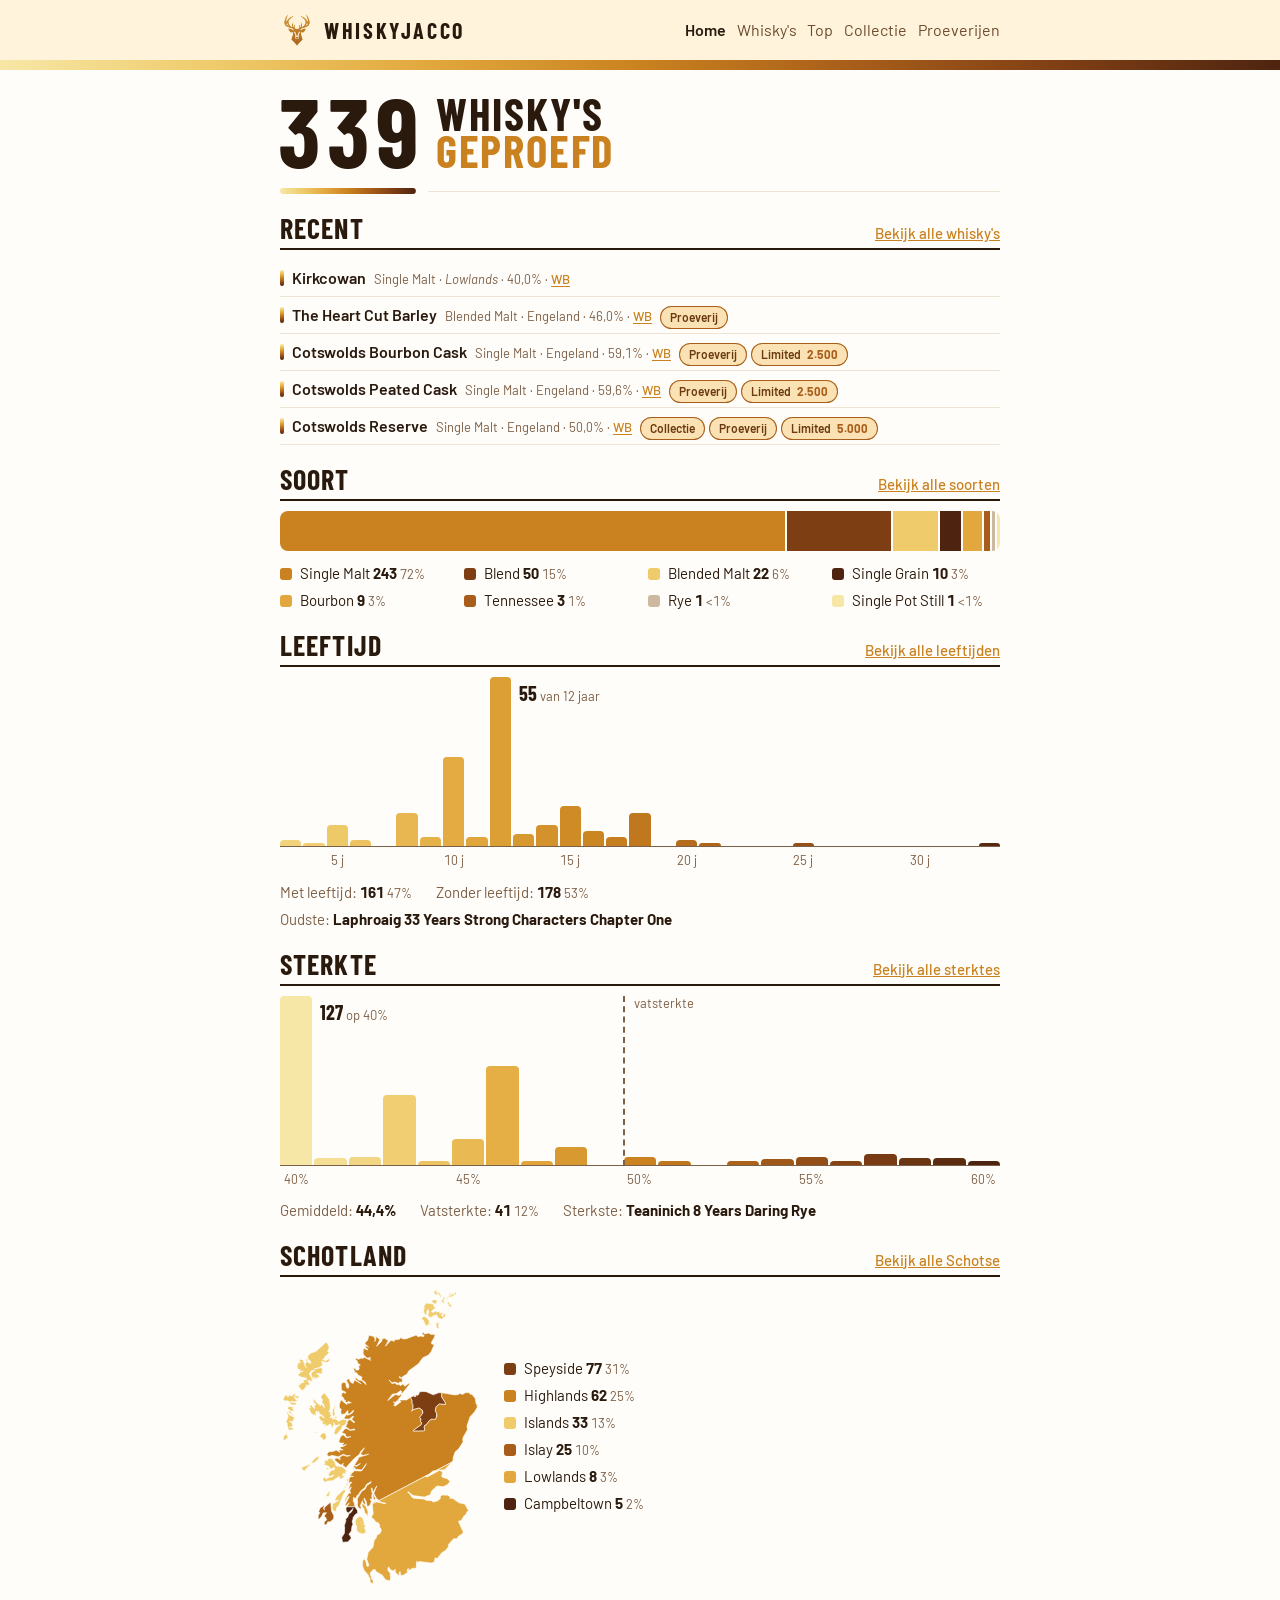
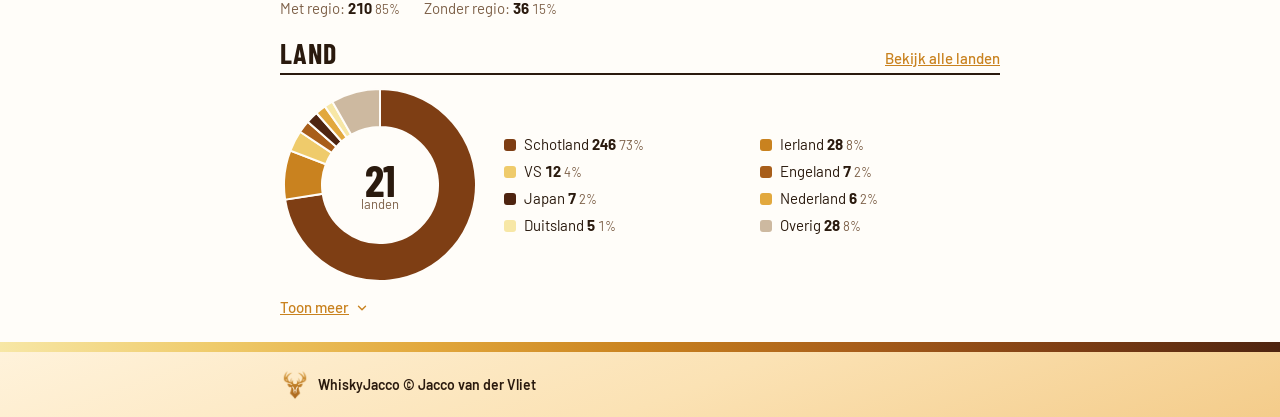
<file: index.html>
<!doctype html>
<html lang="nl">
<head>
<meta charset="utf-8">
<meta name="viewport" content="width=device-width, initial-scale=1, viewport-fit=cover">
<title>WhiskyJacco</title>
<link rel="preconnect" href="https://fonts.googleapis.com">
<link rel="preconnect" href="https://fonts.gstatic.com" crossorigin>
<link rel="stylesheet" href="https://fonts.googleapis.com/css2?family=Barlow+Condensed:wght@500;600;700&family=Barlow:ital,wght@0,400;0,500;0,600;1,400&display=swap">
<link rel="stylesheet" href="assets/style.css?v=2026-10-24-2050">
<link rel="icon" type="image/png" href="assets/hert-goud-2048-vierkant.png">
<link rel="apple-touch-icon" href="assets/hert-goud-2048-vierkant.png">
<!-- Deelgegevens (sinds 24 oktober 2026): tekst en plaatje als een link naar deze pagina wordt gedeeld (WhatsApp, iMessage,
     Facebook, LinkedIn) en voor zoekmachines. Adressen moeten volledig zijn (https://whiskyjacco.nl/…). -->
<meta name="description" content="Alle whisky&#x27;s die Jacco van der Vliet heeft geproefd, met cijfers per soort, leeftijd, sterkte, regio en land.">
<link rel="canonical" href="https://whiskyjacco.nl/">
<meta property="og:type" content="website">
<meta property="og:site_name" content="WhiskyJacco">
<meta property="og:locale" content="nl_NL">
<meta property="og:title" content="WhiskyJacco">
<meta property="og:description" content="Alle whisky&#x27;s die Jacco van der Vliet heeft geproefd, met cijfers per soort, leeftijd, sterkte, regio en land.">
<meta property="og:url" content="https://whiskyjacco.nl/">
<meta property="og:image" content="https://whiskyjacco.nl/assets/deel.jpg">
<meta property="og:image:type" content="image/jpeg">
<meta property="og:image:width" content="1200">
<meta property="og:image:height" content="630">
<meta property="og:image:alt" content="Goudkleurig hert met WHISKYJACCO en Today&#x27;s rain is tomorrow&#x27;s whisky">
<meta name="twitter:card" content="summary_large_image">
<style>
/* Groot getal, met daaronder een korte kleurschaal als scheiding naar Nieuw.
   Sinds 12 oktober 2026 bepaalt de tekst de grootte van het getal: WHISKY'S en GEPROEFD staan onder elkaar zonder
   extra ruimte (regelhoogte .9), en het getal is precies zo hoog als die twee regels: bovenkant WHISKY'S = bovenkant
   getal, onderkant GEPROEFD = onderkant getal. Gemeten aan de letters (Barlow Condensed): hoofdletters 0,708 em,
   cijfers 0,700 em hoog.
   Sinds 12 oktober 2026, 21:20: getal 98 px; WHISKY'S/GEPROEFD 20 px na de laatste cijfer en zo groot dat het
   breedste woord precies tot de rechterkant van de inhoud loopt (20 px van de schermrand, net als links). Het script
   rekent die grootte uit (--T-js). Smaller getal = grotere tekst; de ruimte tussen de twee regels wordt dan kleiner,
   maar blijft minstens 5 px tussen de letters (dan is de tekst 44,9 px; 21:20–21:25 was dat 4 px; groter wordt hij niet, ook niet op een breed
   scherm). Op 360 px: bij 444 tekst 40 px, bij 331 en 332 de grootste maat. Bovenkant WHISKY'S = bovenkant getal,
   onderkant GEPROEFD = onderkant getal. Gewone (niet even brede) cijfers; vier cijfers passen op 360 px niet.
   Cijfers met .06em letterafstand (sinds 22:40): tussen de oude site (even brede cijfers, veel ruimte rond de 1)
   en 21:25–22:40 (geen extra ruimte) in.
   Tussendoor (21:10–21:20): vak van vaste breedte, tekst 40 px op een vaste plek, 16 px tussenruimte.
   Even geprobeerd: 100 px met 33, 35, 40 px; 110 px met 45 px.
   Daarvoor (16:40–17:25) bepaalde de tekst de grootte (telefoon: hele breedte, 94 px op 360 px; breed scherm tot
   106 px). Ook geprobeerd: getal 102 px met de tekst over de hele hoogte verdeeld, en getal 139 px; beide met te
   veel ruimte tussen WHISKY'S en GEPROEFD. */
.hero { display: flex; align-items: stretch; gap: 20px; padding-block: 16px 0; }
.hero > * { --F: 98px; --T: var(--T-js, 40px); }
.scheiding { display: flex; align-items: center; gap: 12px; margin-top: 20px; }
/* Kleurlijntje precies zo breed als de inkt van het getal, op elk scherm (sinds 12 oktober 2026; daarvoor 120 px).
   De breedte (--getal-b) zet het script hieronder. */
.scheiding::before { content: ""; flex: none; width: var(--getal-b, 120px); height: 6px; border-radius: 3px; background: var(--schaal); }
/* Bij binnenkomst telt het getal op van 0 tot het totaal en groeit het kleurlijntje mee (sinds 14 oktober 2026,
   variant C uit WJ testvoorbeeld). Niet bij "minder beweging": dan staat alles meteen goed. */
.scheiding::before { transform-origin: left; transform: scaleX(var(--lijn, 1)); }
.hero .big.telt-nog { visibility: hidden; }
.scheiding::after { content: ""; flex: 1; height: 1px; background: var(--line); }
.hero .big { font-family: var(--display); font-weight: 700; font-size: var(--F); line-height: .8; flex: none; letter-spacing: .06em; }
/* Tekst naast het getal: twee regels in hoofdletters, "geproefd" in amber, verdeeld over de hoogte van het getal.
   Het getal (regelhoogte .8) heeft de bovenkant van de cijfers 0,1 em onder de bovenkant van zijn vak en de onderkant
   precies onderaan. Een tekstregel (.9) heeft de bovenkant van de letters 0,142 em onder de bovenkant en de onderkant
   0,05 em boven de onderkant: daarom de ruimte boven en de negatieve ruimte onder. */
.hero p { margin: 0 0 calc(-.05 * var(--T)); padding: calc(.1 * var(--F) - .142 * var(--T)) 0 0; min-width: 0; display: grid; font-family: var(--display); font-weight: 700; font-size: var(--T); line-height: .9; text-transform: uppercase; letter-spacing: .04em; }
/* Beide regels in hetzelfde rastervak: WHISKY'S bovenaan, GEPROEFD onderaan. Zo mogen de regelvakken elkaar overlappen
   als de tekst groot is (de letters zelf houden minstens 5 px tussenruimte). */
.hero p span { grid-area: 1 / 1; align-self: start; }
.hero p span:last-child { color: var(--amber); align-self: end; }


section.blok { padding-top: 20px; }
main.wrap { padding-bottom: 14.5px; }   /* 29 px zichtbaar van de onderkant van "Toon alle … landen" tot de voet (sinds 22 oktober 2026; was 27 px onder de legenda) */
/* Kopje Recent (sinds 22 oktober 2026; was Nieuw, dat woord is nu een groep op Collectie): zelfde stijl als Soort, ABV en Leeftijd (hoofdletters, vet, streep eronder) */
.blok h2 { margin: 0 0 10px; padding-bottom: 4px; border-bottom: 2px solid var(--ink); display: flex; justify-content: space-between; align-items: baseline; gap: 4px 12px; flex-wrap: wrap; }
.blok h2 .k { font-family: var(--display); font-size: 28px; font-weight: 700; line-height: 1.05; letter-spacing: .04em; text-transform: uppercase; }
.blok > .grafiekblok:first-child { padding-top: 0; }
.blok h2 a { font-size: 15px; font-weight: 500; color: var(--amber); }


/* Grafieken: Soort, Leeftijd, ABV en Land, live berekend */

.grafiekblok { padding-top: 20px; }
.grafiekblok h3 { margin: 0; display: flex; align-items: baseline; justify-content: space-between; gap: 4px 12px; flex-wrap: wrap; border-bottom: 2px solid var(--ink); padding-bottom: 4px; }
.grafiekblok h3 .l { font-family: var(--display); font-size: 28px; font-weight: 700; line-height: 1.05; text-transform: uppercase; letter-spacing: .04em; }
.grafiekblok h3 a { font-size: 15px; font-weight: 500; color: var(--amber); }
.grafiekblok h3 { margin-bottom: 10px; }

.stapel { display: flex; height: 40px; border-radius: 8px; overflow: hidden; gap: 2px; }
.stapel a { min-width: 3px; display: block; transition: filter .15s; }
/* Bij aanwijzen: 10% lichter, zonder randje, net als de kolommen bij Leeftijd en ABV, de ring bij Land en de blokjes
   in de legenda (sinds 11 oktober 2026, 18:40; daarvoor 12% lichter met een donker randje) */
.stapel a:hover, .stapel a:focus-visible { filter: brightness(1.1); }
.legenda { list-style: none; margin: 12px 0 0; padding: 0; display: grid; grid-template-columns: repeat(auto-fill, minmax(150px, 1fr)); gap: 6px 16px; font-size: 15px; }
.legenda li { display: flex; align-items: center; gap: 8px; min-width: 0; }
/* Kleur in de legenda: vierkantje van 12 px (sinds 10 oktober 2026 weer; tussendoor een balkje van 6 × 12 px) */
.legenda i { width: 12px; height: 12px; border-radius: 3px; flex: none; }
.legenda b { font-variant-numeric: tabular-nums; }
/* Het vierkantje in de legenda is een link naar Whisky's, net als het bijbehorende stuk in de balk of ring (sinds 11 oktober 2026).
   Alleen het vierkantje; de naam blijft gewone tekst. Het aantikgebied is groter dan het vierkantje (8 px rondom),
   zonder dat de legenda verschuift. */
.legenda a { display: block; padding: 8px; margin: -8px; border-radius: 6px; flex: none; }
.legenda a i { display: block; }
.legenda a i { transition: filter .15s; }
.legenda a:hover i, .legenda a:focus-visible i { filter: brightness(1.1); }
.legenda .pct { color: var(--muted); font-size: 13px; font-variant-numeric: tabular-nums; }
/* Op een telefoon 8 px tussen de twee kolommen van de legenda (Soort en Land), net als bij de cijfers */
@media (max-width: 480px) { .legenda { column-gap: 8px; } }

/* Land: ring met het aantal landen in het midden, legenda ernaast in twee kolommen (4 rijen van 2) */
.ring-rij { display: grid; grid-template-columns: 200px minmax(0, 1fr); gap: 24px; align-items: center; }
.ring-rij svg { width: 200px; height: 200px; display: block; }
.ring-rij .legenda { margin: 0; grid-template-columns: repeat(2, minmax(0, 1fr)); }
@media (max-width: 480px) { .ring-rij { grid-template-columns: minmax(0, 1fr); justify-items: center; } .ring-rij .legenda { width: 100%; grid-template-columns: repeat(2, minmax(0, 1fr)); } }
.ring path { stroke: var(--bg); stroke-width: 2; transition: filter .15s; }
/* Uitgeklapt (alle landen): dunnere rand tussen de stukken, anders vallen landen met 1 whisky weg */
.ring.dun path { stroke-width: 1; }
/* Knop "Toon alle 21 landen" / "Toon minder" onder de legenda bij Land (sinds 22 oktober 2026): zoals de links
   "Bekijk alle …" (amber, 15 px, 500, onderstreept, donkerbruin bij aanwijzen), met een pijltje dat omdraait.
   40 px hoog om aan te tikken; margin-top 2,5 px zodat de zichtbare ruimte tot de legenda gelijk is aan die tussen
   de as en de cijfers bij ABV en Leeftijd (22,7 px op 360 px). */
.klap { margin-top: 2.5px; padding: 0; min-height: 40px; border: 0; background: none; color: var(--amber); font-size: 15px; font-weight: 500; cursor: pointer; display: inline-flex; align-items: center; gap: 6px; }
/* Bij aanwijzen en aanklikken blijft de knop amber, net als de links "Bekijk alle …" (sinds 23 oktober 2026, 09:45; daarvoor donkerbruin bij aanwijzen) */
.klap:hover, .klap:active, .klap:focus { color: var(--amber); }
.klap span { text-decoration: underline; }   /* alleen de tekst, niet het pijltje */
.klap[hidden] { display: none; }
.klap svg { width: 14px; height: 14px; stroke: currentColor; fill: none; stroke-width: 2.4; stroke-linecap: round; stroke-linejoin: round; transition: transform .2s; }
.klap[aria-expanded="true"] svg { transform: rotate(180deg); }
/* Bij aanwijzen: 10% lichter, zonder randje */
.ring a:hover path, .ring a:focus-visible path { filter: brightness(1.1); }
.ring .midden-groot { font-family: var(--display); font-weight: 700; font-size: 44px; fill: var(--ink); }
.ring .midden-klein { font-family: var(--body); font-weight: 400; font-size: 13px; fill: var(--muted); }
/* Soort: alle soorten in de balk en de legenda (geen Overig). Legenda in 4 kolommen (2 rijen van 4),
   op een telefoon in 2 kolommen (4 rijen van 2). */
.legenda-soort { grid-template-columns: repeat(4, minmax(0, 1fr)); }
@media (max-width: 480px) { .legenda-soort { grid-template-columns: repeat(2, minmax(0, 1fr)); } }

.grafiek { position: relative; min-width: 0; }
.kolommen { display: flex; align-items: flex-end; gap: 2px; height: 170px; border-bottom: 1px solid var(--muted); }
.kolommen .k { flex: 1 1 0; min-width: 0; height: 100%; display: flex; align-items: flex-end; }
.kolommen .k span { display: block; width: 100%; border-radius: 4px 4px 0 0; transition: filter .15s; }
.kolommen a.k:hover span, .kolommen a.k:focus-visible span { filter: brightness(1.1); }
.as { display: flex; gap: 2px; margin-top: 4px; font-size: 13px; color: var(--muted); font-variant-numeric: tabular-nums; }
.as span { flex: 1 1 0; min-width: 0; text-align: center; white-space: nowrap; overflow: visible; }
.notitie { position: absolute; top: 4px; font-size: 13px; line-height: 1.2; color: var(--muted); pointer-events: none; white-space: nowrap; }
.notitie b { font-family: var(--display); font-size: 20px; color: var(--ink); }
/* Vatsterkte: streepjeslijn en bijschrift in dezelfde kleur (grijsbruin); bijschrift als de andere: 13 px normaal */
.zone { position: absolute; top: 0; height: 170px; border-left: 2px dashed var(--muted); pointer-events: none; }
.zone em { position: absolute; top: -2px; left: 6px; font-style: normal; font-size: 13px; font-weight: 400; color: var(--muted); white-space: nowrap; background: var(--bg); padding: 0 3px; }
.cijfers { display: flex; flex-wrap: wrap; gap: 6px 24px; margin-top: 12px; font-size: 15px; color: var(--muted); }
.cijfers b { color: var(--ink); font-variant-numeric: tabular-nums; }
/* Percentage achter een aantal, zoals in de legenda bij Soort ("236 71%"): 13 px grijsbruin */
.cijfers .pct { font-size: 13px; font-variant-numeric: tabular-nums; }
/* ABV en Leeftijd op een telefoon: twee gelijke kolommen. Eerste cijfer links, tweede vanaf het midden, derde eronder */
@media (max-width: 480px) {
  #abv-cijfers, #leeftijd-cijfers { display: grid; grid-template-columns: minmax(0, 1fr) minmax(0, 1fr); column-gap: 8px; }
  #abv-cijfers > span:nth-child(3), #leeftijd-cijfers > span:nth-child(3) { grid-column: 1 / -1; }
}


/* Schotland (blok met de regio's, boven Land; kop "Schotland" en link "Bekijk alle Schotse" sinds 22 oktober 2026, 23:25; eerst "Regio" onder Land) (sinds 22 oktober 2026, testvoorbeeld pagina Regio, kleuren variant A): kaart van Schotland met het aantal Schotse
   whisky's per regio, uit de kolom Regio van de sheet. Kaart: Natural Earth, vereenvoudigd, zonder Shetland (dan wordt de rest
   groter). Speyside = Moray, Campbeltown = Kintyre, Islay = het eiland, Islands = de andere eilanden (Arran, Mull, Jura, Skye,
   Hebriden, Orkney); de rest van het vasteland gedeeld door de lijn Greenock–Dundee in Highlands (boven) en Lowlands (onder).
   Kleur op plek, zoals Land, maar plek 5 en 6 omgewisseld: Speyside donkerbruin, Highlands amber, Islands lichtamber, Islay
   koperbruin, Lowlands geel-amber, Campbeltown zwartbruin. Legenda rechts zoals bij Land (aantal en percentage van alle Schotse whisky's); cijfers eronder zoals bij Leeftijd. */
/* Kaart links, legenda rechts (regio's met kleur, aantal en percentage van Schotland), sinds 22 oktober 2026, 23:10.
   Sinds 23 oktober 2026, 09:15 op dezelfde plek als bij Land: breed scherm kaart 200 px breed (zo breed als de ring) en
   24 px ertussen, zodat de legenda op dezelfde plek begint als die van Land; op een telefoon twee gelijke kolommen met
   8 px ertussen, zodat de legenda begint waar de tweede kolom van de legenda's van Soort en Land begint (184 px op 360). */
.regio-rij { display: grid; grid-template-columns: 200px minmax(0, 1fr); gap: 16px 24px; align-items: center; }
@media (max-width: 480px) { .regio-rij { grid-template-columns: minmax(0, 1fr) minmax(0, 1fr); column-gap: 8px; } }
.kaartvak { position: relative; width: 100%; aspect-ratio: 321.2 / 480.8; }
.kaartvak svg { position: absolute; inset: 0; width: 100%; height: 100%; display: block; }
.kaartvak .r { stroke: var(--bg); stroke-width: 1; stroke-linejoin: round; transition: filter .15s; }
.kaartvak .r:hover, .kaartvak a:focus-visible .r { filter: brightness(1.1); }
.regio-rij .legenda { margin: 0; grid-template-columns: minmax(0, 1fr); }
.regio-rij .legenda li { white-space: nowrap; }
/* Op een telefoon twee gelijke kolommen, zoals Leeftijd en ABV: Met regio | Zonder regio (Totaal weg sinds 25 oktober 2026) */
@media (max-width: 480px) {
  #regio-cijfers { display: grid; grid-template-columns: minmax(0, 1fr) minmax(0, 1fr); column-gap: 8px; }
}


#tip { position: fixed; z-index: 40; pointer-events: none; background: var(--ink); color: var(--on-fg); font-size: 14px; padding: 6px 10px; border-radius: 10px; opacity: 0; transition: opacity .1s; white-space: nowrap; }
#tip.toon { opacity: 1; }

/* Nieuw: compacte lijst, één regel per whisky: kleurstreepje, naam, dan soort · land · ABV en eventuele labels
   (geen #nummer meer sinds 12 oktober 2026; de naam begint op 16 px, net als op Whisky's).
   Ook op een telefoon alles op één regel: naam, soort · land · ABV · WB en de labels. Past het niet, dan schuif je de
   regel opzij (geen … meer); een zachte vervaging aan de rand laat zien dat er meer staat. Het streepje blijft staan. */
.nieuw { list-style: none; margin: 0; padding: 0; }
/* De ruimte boven en onder zit in de naam zelf (niet in de regel), zodat je overal tussen de twee lijntjes kunt schuiven */
.nieuw li { display: grid; grid-template-columns: minmax(0, 1fr); align-items: baseline; padding: 0 0 0 12px; border-bottom: 1px solid var(--line); position: relative; }
/* Streepje: de kleurschaal staand, boven licht en onder donker, net als op Whisky's (11 oktober 2026) */
.nieuw li::before { content: ""; position: absolute; left: 0; top: 10px; bottom: 10px; width: 4px; border-radius: 2px; background: var(--schaal-v); }
.nieuw .nm {
  font-size: 16px; font-weight: 600; white-space: nowrap; min-width: 0; padding-block: 8px; line-height: 1.25;
  overflow-x: auto; overflow-y: hidden; scrollbar-width: none; overscroll-behavior-x: contain; -webkit-overflow-scrolling: touch;
  --l: 0px; --r: 0px;
  -webkit-mask-image: linear-gradient(to right, transparent 0, #000 var(--l), #000 calc(100% - var(--r)), transparent 100%);
          mask-image: linear-gradient(to right, transparent 0, #000 var(--l), #000 calc(100% - var(--r)), transparent 100%);
}
.nieuw .nm::-webkit-scrollbar { display: none; }
.nieuw .nm.meer-r { --r: 28px; }   /* er staat nog tekst rechts */
.nieuw .nm.meer-l { --l: 20px; }   /* er staat tekst links (al geschoven) */
.nieuw .nm small { font-weight: 400; font-size: 13px; color: var(--muted); margin-left: 8px; font-variant-numeric: tabular-nums; }
.nieuw .nm small span + span::before { content: " · "; }
.nieuw .nm small .stip { font-style: normal; font-weight: 400; color: var(--muted); }
.nieuw .nm small .wb { color: var(--amber); font-weight: 500; text-decoration: none; }
.nieuw .nm small .wb span { text-decoration: underline; text-underline-offset: 2px; }
.nieuw .nm small .wb:hover { color: var(--ink); }
.nieuw .nm .tag + .tag { margin-left: 4px; }
/* Labels zoals op Whisky's (12 px, 3 px boven en onder, 10 px opzij), alleen achter de gegevens op dezelfde regel */
.nieuw .nm .tag { display: inline-block; margin: -4px 0 -4px 8px; vertical-align: middle; line-height: 1.4; }   /* 22,8 px hoog, net als op Whisky's; de regel blijft 20 px */
</style>
</head>
<body>
<div class="topnav" id="topnav">
  <div class="wrap">
    <div class="topbar">
      <a class="brand" href="index.html">WHISKYJACCO</a>
      <nav class="mainnav" aria-label="Hoofdmenu">
        <a href="index.html" aria-current="page" data-t="Home">Home</a>
        <a href="whiskys.html" data-t="Whisky's">Whisky's</a>
        <a href="top.html" data-t="Top">Top</a>
        <a href="collectie.html" data-t="Collectie">Collectie</a>
        <a href="proeverijen.html" data-t="Proeverijen">Proeverijen</a>
      </nav>
    </div>
  </div>
</div>
<!-- Geen zichtbare titel en ondertitel meer (sinds 12 oktober 2026): alleen voor schermlezers -->
<h1 class="sr">WhiskyJacco</h1>
<p class="sr" id="sub">Today's rain is tomorrow's whisky</p>
<main class="wrap">
  <section class="hero" aria-label="Totaal">
    <span class="big" id="totaal"></span>
    <p id="totaal-tekst"></p>
  </section>

  <div class="scheiding" aria-hidden="true"></div>

  <section class="blok">
    <h2><span class="k">Recent</span><a href="whiskys.html#az">Bekijk alle whisky's</a></h2>
    <ul class="nieuw" id="laatst"></ul>
  </section>

  <section class="blok" aria-label="Statistieken">

    <div class="grafiekblok">
      <h3><span class="l">Soort</span><a href="whiskys.html#soort">Bekijk alle soorten</a></h3>
      <div class="stapel" id="stapel" role="img" aria-label="Verdeling per soort"></div>
      <ul class="legenda legenda-soort" id="legenda"></ul>
    </div>

    <div class="grafiekblok">
      <h3><span class="l">Leeftijd</span><a href="whiskys.html#leeftijd-af">Bekijk alle leeftijden</a></h3>
      <div class="grafiek" id="leeftijd"></div>
      <div class="cijfers" id="leeftijd-cijfers"></div>
    </div>

    <div class="grafiekblok">
      <h3><span class="l">Sterkte</span><a href="whiskys.html#abv-af">Bekijk alle sterktes</a></h3>
      <div class="grafiek" id="abv"></div>
      <div class="cijfers" id="abv-cijfers"></div>
    </div>

    <div class="grafiekblok" id="regio-blok" hidden>
      <h3><span class="l">Schotland</span><a href="whiskys.html#land-schotland">Bekijk alle Schotse</a></h3>
      <div class="regio-rij">
        <div class="kaartvak" id="regio-kaart"></div>
        <ul class="legenda" id="regio-legenda"></ul>
      </div>
      <div class="cijfers" id="regio-cijfers"></div>
    </div>

    <div class="grafiekblok">
      <h3><span class="l">Land</span><a href="whiskys.html#land">Bekijk alle landen</a></h3>
      <div class="ring-rij">
        <svg class="ring" id="ring" viewBox="0 0 200 200" role="img" aria-label="Verdeling per land"></svg>
        <ul class="legenda" id="ring-legenda"></ul>
      </div>
      <button type="button" class="klap" id="land-klap" aria-expanded="false" aria-controls="ring-legenda" hidden><span></span><svg viewBox="0 0 24 24" aria-hidden="true"><path d="M6 9l6 6 6-6"/></svg></button>
    </div>
  </section>
</main>
<div id="tip" role="tooltip"></div>

<footer class="site-foot"><div class="wrap"><span class="voet-merk">WhiskyJacco © Jacco van der Vliet</span></div></footer>
<script src="assets/data.js?v=2026-10-25-1010"></script>
<script src="assets/bron.js?v=2026-10-25-1010"></script>
<script src="assets/wj.js?v=2026-10-25-1010"></script>
<script>
wjKlaar.then(function (WJ) {
  const { whiskys, esc, slug, abvText, LABEL_VAN_TAG } = WJ;
  const $ = id => document.getElementById(id);

  // Totaal
  $("totaal").textContent = whiskys.length;
  $("totaal-tekst").innerHTML = `<span>${whiskys.length === 1 ? "whisky" : "whisky's"}</span><span>geproefd</span>`;

  // Getal en kleurlijntje even breed: de inkt van het getal meten (zonder de witruimte rond de cijfers), het getal
  // daarmee precies tegen de linkerkant zetten en het lijntje even breed maken (gemeten in een canvas, zelfde letter).
  const meet = document.createElement("canvas").getContext("2d");
  let telt = false;   // tijdens het optellen niet opnieuw meten (de maten horen bij het eindgetal)
  function getalMaat() {
    const el = $("totaal"), t = el.textContent, cs = getComputedStyle(el);
    if (!t || telt) return;
    meet.font = `${cs.fontWeight} ${cs.fontSize} ${cs.fontFamily}`;
    const m = meet.measureText(t);
    // letterafstand tussen de cijfers zelf optellen (de browser zet die ook achter de laatste cijfer)
    const lsG = parseFloat(cs.letterSpacing) || 0;
    // actualBoundingBoxLeft is negatief als de inkt rechts van het beginpunt begint: zoveel schuift het getal naar links
    el.style.marginLeft = m.actualBoundingBoxLeft.toFixed(2) + "px";
    // en de witruimte rechts van de laatste cijfer weg, zodat de tekst precies 20 px na de cijfers begint
    el.style.marginRight = (m.actualBoundingBoxRight - m.width - lsG).toFixed(2) + "px";
    const inkt = m.actualBoundingBoxLeft + m.actualBoundingBoxRight + (t.length - 1) * lsG;
    document.querySelector(".scheiding").style.setProperty("--getal-b", inkt.toFixed(2) + "px");
    // Tekst zo groot dat het breedste woord tot de rechterkant loopt, maar met minstens 5 px tussen de twee regels
    // (hoofdletters 0,708 em, cijfers 0,700 em hoog)
    const hero = el.parentElement, p = $("totaal-tekst"), ps = getComputedStyle(p), F = parseFloat(cs.fontSize);
    meet.font = `${ps.fontWeight} 100px ${ps.fontFamily}`;
    // letterafstand .04em = 4 px bij 100 px; browsers zonder letterSpacing in canvas (Safari) tellen we zelf op
    const ls = "letterSpacing" in meet;
    if (ls) meet.letterSpacing = "4px";
    const breedst = Math.max(...[...p.children].map(s => { const w = s.textContent.toUpperCase();
      return meet.measureText(w).actualBoundingBoxRight + (ls ? 0 : 4 * (w.length - 1)); })) / 100;
    if (ls) meet.letterSpacing = "0px";
    const ruimte = hero.clientWidth - inkt - parseFloat(getComputedStyle(hero).columnGap) - 1;   // 1 px voor de witruimte links van W/G
    const T = Math.min(ruimte / breedst, (.7 * F - 5) / (2 * .708));
    hero.style.setProperty("--T-js", T.toFixed(2) + "px");
  }
  getalMaat();
  if (document.fonts) document.fonts.ready.then(getalMaat);
  // Opnieuw meten zodra het getal van grootte verandert (ander scherm, draaien, een schuifbalk die verschijnt)
  if (window.ResizeObserver) new ResizeObserver(getalMaat).observe($("totaal").parentElement);
  else window.addEventListener("resize", getalMaat);

  // Optellen bij binnenkomst: het getal telt in 1,5 s op van 0 tot het totaal (snel begin, rustig eind) en het
  // kleurlijntje eronder groeit mee. Het getal krijgt tijdens het tellen de breedte van het eindgetal, zodat
  // WHISKY'S/GEPROEFD niet verschuift. Wacht op het lettertype, zodat de maten kloppen.
  if (!matchMedia("(prefers-reduced-motion: reduce)").matches) {
    const el = $("totaal"), sch = document.querySelector(".scheiding"), doel = whiskys.length;
    el.classList.add("telt-nog"); sch.style.setProperty("--lijn", 0);
    (document.fonts ? document.fonts.ready : Promise.resolve()).then(() => setTimeout(() => requestAnimationFrame(() => {
      telt = true;
      el.style.width = el.getBoundingClientRect().width + "px";
      el.textContent = "0"; el.classList.remove("telt-nog");
      const t0 = performance.now(), duur = 1500;
      const stap = t => {
        const x = Math.min(1, (t - t0) / duur), e = 1 - Math.pow(1 - x, 3);
        el.textContent = Math.round(doel * e); sch.style.setProperty("--lijn", e.toFixed(3));
        if (x < 1) requestAnimationFrame(stap);
        else { el.textContent = doel; el.style.width = ""; telt = false; getalMaat(); }
      };
      requestAnimationFrame(stap);
    }), 120));
  }

  // Recent: de vijf hoogste nummers (de laatst geproefde whisky's)
  $("laatst").innerHTML = [...whiskys].sort((a, b) => b.nr - a.nr).slice(0, 5).map(w => `<li>
      <span class="nm"><a class="naam" href="whisky.html#${w.nr}">${esc(w.toon)}</a><small><span>${esc(w.soort)}</span>${WJ.plekHtml(w)}<span>${esc(abvText(w.abv))}</span>${w.wb ? `<i class="stip" aria-hidden="true"> · </i><a class="wb" href="${w.wb}" target="_blank" rel="noopener" aria-label="Bekijk ${esc(w.naam)} op Whiskybase"><span>WB</span></a>` : ""}</small>${w.tags.map(t => WJ.tagHtml(w, t)).join("")}</span>
    </li>`).join("");

  // Schuifbare regels bij Nieuw: vervaging aan de kant waar nog tekst staat
  const namen = [...document.querySelectorAll("#laatst .nm")];
  const randen = el => {
    el.classList.toggle("meer-l", el.scrollLeft > 2);
    el.classList.toggle("meer-r", el.scrollLeft + el.clientWidth < el.scrollWidth - 2);
  };
  namen.forEach(el => { randen(el); el.addEventListener("scroll", () => randen(el), { passive: true }); });
  window.addEventListener("resize", () => namen.forEach(randen));
  if (document.fonts && document.fonts.ready) document.fonts.ready.then(() => namen.forEach(randen));

  // ---------- Statistieken (alles live berekend uit de gegevens) ----------
  const N = whiskys.length;
  const wk = n => n + (n === 1 ? " whisky" : " whisky's");
  const pct = n => (n > 0 && n / N < .005 ? "<1" : Math.round(n / N * 100)) + "%";   // 1 van 331 → "<1%" in plaats van "0%"
  const getal = v => (Math.round(v * 10) / 10).toLocaleString("nl-NL"); // 43 → "43", 44.2 → "44,2"

  // Kleurschaal van de site, als kleur op een plek tussen 0 en 1
  const SCHAAL = ["#F7E7A6", "#EFCB6B", "#E2A83D", "#C9821F", "#A85E1A", "#7E3E14", "#4E2410"];
  function kleurOp(t) {
    t = Math.max(0, Math.min(1, t)) * (SCHAAL.length - 1);
    const i = Math.min(Math.floor(t), SCHAAL.length - 2), f = t - i;
    const a = SCHAAL[i].match(/\w\w/g).map(h => parseInt(h, 16)), b = SCHAAL[i + 1].match(/\w\w/g).map(h => parseInt(h, 16));
    return "rgb(" + a.map((v, k) => Math.round(v + (b[k] - v) * f)).join(",") + ")";
  }

  // Tooltip bij aanwijzen
  const tip = $("tip");
  document.addEventListener("pointermove", e => {
    const el = e.target.closest && e.target.closest("[data-tip]");
    if (!el || e.pointerType === "touch") { tip.classList.remove("toon"); return; }
    tip.textContent = el.dataset.tip;
    tip.classList.add("toon");
    const w = tip.offsetWidth;
    tip.style.left = Math.min(window.innerWidth - w - 8, Math.max(8, e.clientX - w / 2)) + "px";
    tip.style.top = (e.clientY - 42) + "px";
  });

  // Land: ring met de 7 grootste landen en Overig (samen 8, net als het aantal soorten), het aantal landen in het midden.
  // Bij een gelijk aantal beslist het alfabet. De kleur hangt aan de POSITIE (sinds 19 oktober 2026): het grootste land is altijd
  // donkerbruin, het tweede altijd amber, enzovoort (dezelfde kleuren als voorheen, toen Schotland, Ierland, VS, Japan,
  // Nederland, Duitsland en India op deze plekken stonden). Overig is altijd beige-grijs.
  const TOP_LANDEN = 7;
  const KLEUR_RANG_LAND = ["#7E3E14", "#C9821F", "#EFCB6B", "#A85E1A", "#4E2410", "#E2A83D", "#F7E7A6"];
  const perLand = new Map();
  whiskys.forEach(w => { const l = w.land || "Onbekend"; perLand.set(l, (perLand.get(l) || 0) + 1); });
  const landLijst = [...perLand].sort((a, b) => b[1] - a[1] || a[0].localeCompare(b[0], "nl"));
  // Uitklappen (sinds 22 oktober 2026, variant B uit WJ testvoorbeeld, pagina Land): onder de legenda de knop
  // "Toon alle 21 landen". Open: ring en legenda tonen elk land apart, zonder Overig. Geen nieuwe kleuren: plek 1–7 houden
  // hun kleur, plek 8–14 en 15–21 krijgen dezelfde 7 kleuren opnieuw in dezelfde volgorde (India = kleur van Schotland …);
  // twee buren hebben nooit dezelfde kleur. Het beige-grijs blijft alleen voor Overig. Dicht: zoals hiervoor (7 + Overig).
  // Open ringstukken hebben een dunne rand (1 px, .ring.dun), anders vallen landen met 1 whisky weg.
  const tekenLand = open => {
    const grootLanden = open ? landLijst : landLijst.slice(0, TOP_LANDEN), kleinLanden = open ? [] : landLijst.slice(TOP_LANDEN);
    const ringDelen = grootLanden.map(([naam, n], pos) => ({ naam, n, kleur: KLEUR_RANG_LAND[pos % KLEUR_RANG_LAND.length], href: "whiskys.html#land-" + slug(naam) }));
    if (kleinLanden.length) ringDelen.push({
      naam: "Overig", n: kleinLanden.reduce((t, [, n]) => t + n, 0), kleur: "#CDB9A0", href: "whiskys.html#land",
      detail: kleinLanden.map(([l, n]) => `${l} ${n}`).join(" · ")
    });
    const pt = (r, a) => [100 + r * Math.sin(a), 100 - r * Math.cos(a)]; // hoek 0 = boven, met de klok mee
    const R = 96, RI = 58, som = ringDelen.reduce((t, d) => t + d.n, 0);
    let hoek = 0;
    const stukken = ringDelen.map(d => {
      let a0 = hoek, a1 = hoek + d.n / som * Math.PI * 2; hoek = a1; d.a0 = a0; d.a1 = a1;
      if (a1 - a0 >= Math.PI * 2 - 1e-6) a1 = a0 + Math.PI * 2 - 1e-4; // één land: bijna-volle ring
      const g = a1 - a0 > Math.PI ? 1 : 0;
      const [x0, y0] = pt(R, a0), [x1, y1] = pt(R, a1), [x2, y2] = pt(RI, a1), [x3, y3] = pt(RI, a0);
      const tip = `${d.naam}: ${wk(d.n)}${d.detail ? " (" + d.detail + ")" : ""}`;
      return `<a href="${d.href}" data-tip="${esc(tip)}" aria-label="${esc(tip)}"><path d="M${x0} ${y0} A${R} ${R} 0 ${g} 1 ${x1} ${y1} L${x2} ${y2} A${RI} ${RI} 0 ${g} 0 ${x3} ${y3} Z" fill="${d.kleur}"/></a>`;
    }).join("");
    $("ring").classList.toggle("dun", open);
    $("ring").innerHTML = stukken +
      `<text class="midden-groot" x="100" y="94" text-anchor="middle" dominant-baseline="central">${landLijst.length}</text>` +
      `<text class="midden-klein" x="100" y="124" text-anchor="middle">${landLijst.length === 1 ? "land" : "landen"}</text>`;
    // Het aangewezen stuk achteraan in de svg zetten (= bovenop), zodat het donkere randje helemaal zichtbaar is
    $("ring").querySelectorAll("a").forEach(a => a.addEventListener("pointerenter", () => {
      const tekst = $("ring").querySelector("text"); if (a.nextElementSibling !== tekst) $("ring").insertBefore(a, tekst);
    }));
    // Geen notitie "14 landen in Overig" meer boven de ring (weg sinds 22 oktober 2026: de knop "Toon alle … landen" laat ze
    // zien, en zo staat de ring open en dicht op dezelfde plek, direct onder de kopstreep zoals bij de andere blokken).
    // In de legenda een korte naam waar de volledige niet past op een telefoon (360 px); in de ring en bij aanwijzen de volledige naam
    const KORT_LAND = WJ.KORT_LAND;   // zelfde korte namen als in de gegevensregels (wj.js)
    $("ring-legenda").innerHTML = ringDelen.map(d =>
      `<li${d.detail ? ` data-tip="${esc(d.detail)}"` : KORT_LAND[d.naam] ? ` title="${esc(d.naam)}"` : ""}><a href="${d.href}" aria-label="Bekijk ${esc(d.naam)} op Whisky's"><i style="background:${d.kleur}"></i></a><span>${esc(KORT_LAND[d.naam] || d.naam)} <b>${d.n}</b> <span class="pct">${pct(d.n)}</span></span></li>`).join("");
    const knop = $("land-klap");
    knop.hidden = landLijst.length <= TOP_LANDEN;   // zijn er niet meer dan 7 landen, dan valt er niets uit te klappen
    knop.setAttribute("aria-expanded", open);
    // "Toon meer" / "Toon minder" (sinds 23 oktober 2026, 09:45; daarvoor "Toon alle 21 landen"). Het aantal landen staat al in de ring.
    knop.querySelector("span").textContent = open ? "Toon minder" : "Toon meer";
    knop.setAttribute("aria-label", open ? "Toon minder landen" : `Toon alle ${landLijst.length} landen`);
  };
  if (landLijst.length) {
    let landOpen = false;
    tekenLand(landOpen);
    $("land-klap").addEventListener("click", () => tekenLand(landOpen = !landOpen));
  }

  // Regio (sinds 22 oktober 2026): kaart van Schotland met het aantal Schotse whisky's per regio (kolom Regio in de sheet).
  // Kleur op plek, zoals Land, maar plek 5 en 6 omgewisseld (de vijfde regio geel-amber, de zesde zwartbruin; gekozen in
  // WJ testvoorbeeld, pagina Regio kleuren, variant A). Een regio zonder whisky's is lichtbeige en zonder label.
  // Staat er in de sheet een regio die niet op de kaart staat, dan telt hij mee bij "Met regio" maar niet op de kaart.
  // Het blok blijft verborgen zolang er geen enkele regio is ingevuld.
  const KAART = { W: 321.2, H: 480.8, paden: {"Speyside": "M209.4 177.5L216.4 173.9L215.3 176.0L218.3 176.0L217.2 173.3L221.3 173.9L222.9 172.2L223.6 168.8L228.1 167.8L234.8 168.1L246.0 173.2L254.7 169.8L259.9 169.8L259.8 176.7L265.3 185.4L266.0 188.8L256.0 188.0L250.7 192.4L249.5 198.3L251.8 203.7L251.0 210.3L248.6 213.4L243.6 212.4L240.0 214.4L235.0 221.2L232.3 222.5L231.6 225.3L232.7 230.1L231.6 231.2L214.7 231.6L213.5 230.6L226.6 221.2L227.5 217.8L225.6 216.4L226.2 211.5L223.9 209.6L229.4 202.0L228.7 198.0L223.3 194.4L214.2 197.0L211.4 199.6L213.2 195.5L213.4 189.3L211.8 186.9L211.9 182.4Z", "Highlands": "M149.1 346.4L153.0 344.3L155.1 345.1L148.2 348.7ZM154.9 339.4L150.9 332.0L150.9 335.0L154.1 340.9L150.2 341.3L149.4 334.3L155.4 319.4L150.2 328.8L148.6 328.1L147.9 322.7L146.5 323.3L148.3 332.1L147.3 334.7L148.0 341.1L144.6 340.4L146.8 343.9L144.5 350.7L140.7 352.7L139.9 351.6L138.3 344.2L135.5 339.1L134.6 339.8L137.9 349.0L136.5 349.6L132.9 346.5L132.4 343.2L129.1 350.8L131.3 357.0L126.1 354.8L124.1 350.4L124.7 344.2L123.9 340.4L131.1 328.2L136.5 324.9L139.8 318.5L145.4 315.0L146.5 312.3L138.7 317.2L136.3 322.6L129.8 327.2L125.4 334.3L123.5 335.0L122.3 339.2L118.7 339.1L118.2 337.3L117.6 344.5L118.9 345.3L120.6 353.1L107.3 353.1L111.3 346.6L105.9 351.4L104.7 349.6L111.3 336.3L108.4 337.7L104.1 346.4L104.5 341.9L106.5 337.8L111.0 330.4L113.4 331.5L112.0 327.0L114.6 321.3L109.4 326.1L112.4 318.5L111.9 317.1L115.5 314.1L114.5 313.0L110.2 315.1L111.2 307.3L112.8 304.8L118.0 304.1L113.1 304.1L114.2 300.8L119.3 295.1L130.9 295.4L135.8 289.3L138.7 283.6L131.3 293.9L123.2 292.8L121.7 294.2L120.0 289.7L116.8 292.5L119.1 286.3L122.9 288.1L129.1 283.6L122.0 287.1L119.8 285.6L126.0 275.5L125.0 274.0L142.4 268.5L133.5 270.5L129.3 268.4L135.7 258.3L129.6 264.0L127.7 268.8L118.7 275.8L105.8 290.4L100.6 286.3L101.7 282.9L99.3 285.8L96.0 285.1L88.0 278.2L87.7 275.9L91.7 274.6L96.8 277.4L95.4 274.0L101.1 270.0L107.2 272.0L112.8 270.6L107.8 271.2L101.6 268.6L93.7 272.6L82.8 270.4L79.4 272.3L76.1 270.6L75.4 268.2L78.4 264.6L86.7 263.7L90.0 261.6L96.1 265.4L94.3 261.6L101.3 261.6L97.2 259.6L96.2 257.2L102.5 255.6L106.5 252.8L101.9 254.7L99.8 254.1L102.4 250.7L92.4 250.7L96.1 250.1L94.6 247.9L97.2 240.4L101.4 237.4L106.6 242.2L113.9 240.4L108.2 240.9L105.1 239.1L105.4 236.5L99.4 234.2L103.5 228.1L107.3 227.2L112.0 230.1L120.5 229.5L119.5 228.0L113.0 229.5L105.4 224.3L108.4 218.5L107.4 216.8L110.9 213.4L112.8 213.0L118.1 217.8L120.2 217.1L115.0 212.3L118.4 208.2L117.0 207.6L110.9 212.3L103.2 211.7L102.8 210.3L106.8 204.7L109.0 205.9L115.1 203.0L117.5 200.7L118.0 197.9L111.7 203.8L107.6 202.7L109.4 201.2L108.7 198.4L104.0 204.1L98.5 204.6L97.6 200.7L98.3 195.9L95.8 194.8L95.0 190.7L96.4 184.2L97.2 184.2L96.8 182.2L98.8 182.0L107.6 189.0L106.9 186.9L114.5 186.0L110.4 184.0L106.5 185.6L104.6 183.5L105.4 182.2L103.6 181.8L101.0 176.7L98.6 175.8L99.4 170.5L102.5 169.3L104.8 171.0L105.8 169.1L98.7 165.7L98.3 156.8L100.2 153.3L104.4 153.2L105.8 154.1L106.5 160.9L109.4 163.1L108.4 160.9L110.6 161.6L110.5 157.0L106.9 150.6L109.1 147.2L112.4 148.6L112.1 151.3L115.9 154.5L117.6 154.7L119.8 149.3L130.2 155.4L120.9 148.3L120.9 146.5L122.4 145.8L126.1 149.3L131.4 150.3L138.3 156.8L136.9 153.0L130.2 148.0L131.7 146.5L131.1 144.1L126.4 142.0L122.3 137.2L119.1 137.0L119.8 134.9L118.0 131.7L119.0 130.3L121.1 130.9L122.4 133.5L125.9 133.1L127.2 131.5L126.5 128.0L127.2 127.4L126.1 126.6L129.1 125.3L124.3 121.9L124.7 119.8L120.9 115.6L121.0 114.0L126.3 116.0L130.5 114.0L132.8 115.0L135.2 113.0L145.8 117.8L143.1 115.0L146.1 113.6L139.5 114.1L134.8 109.5L132.8 104.7L133.9 104.7L133.4 102.7L134.4 98.6L141.3 101.3L139.1 97.9L136.9 98.6L137.6 97.2L136.5 96.4L139.5 94.7L142.4 96.4L136.5 91.4L136.5 89.5L140.7 85.7L142.8 77.3L151.0 79.6L152.8 84.2L152.0 87.6L153.4 85.9L154.2 79.4L160.5 84.5L155.1 95.3L163.1 87.6L164.6 82.7L168.2 82.5L173.1 85.5L173.1 87.6L169.4 95.1L177.6 86.2L179.6 85.5L183.5 87.6L182.7 86.9L184.2 84.9L191.8 83.9L194.6 80.6L196.0 83.0L201.8 83.5L217.9 77.4L220.9 78.0L220.2 78.7L221.5 79.9L226.1 78.7L230.5 80.0L231.3 78.0L227.9 74.5L230.0 72.4L231.8 75.3L239.2 74.0L242.0 76.0L249.2 76.1L247.6 81.4L243.2 88.8L243.8 91.7L246.7 91.8L247.3 93.5L243.2 103.2L238.3 109.5L229.4 113.6L222.4 123.3L206.5 134.9L204.2 139.7L196.7 144.1L196.1 146.5L191.6 143.7L192.0 145.8L195.3 146.9L196.8 149.3L195.7 153.3L192.4 152.7L190.5 154.7L184.4 152.7L180.0 153.8L175.0 149.3L179.6 155.0L184.9 154.2L188.1 157.1L189.0 157.1L188.7 155.4L194.0 158.3L197.1 155.9L200.8 159.3L207.7 153.6L207.5 157.0L196.8 170.5L194.9 170.3L195.3 167.8L193.9 166.4L187.1 171.2L180.3 172.1L173.0 182.3L185.3 172.6L191.0 174.3L195.7 171.2L194.8 174.6L189.8 180.8L190.5 182.2L187.0 183.0L186.2 185.3L182.0 184.9L185.0 186.3L182.7 190.4L185.7 190.9L194.3 184.4L191.7 181.5L203.3 181.3L209.4 177.5L211.9 182.4L211.8 186.9L213.4 189.3L213.2 195.5L211.4 199.6L214.2 197.0L223.3 194.4L228.7 198.0L229.1 203.1L223.9 209.6L226.2 211.5L225.6 216.4L227.5 217.8L226.6 221.2L213.5 230.6L214.7 231.6L231.6 231.2L232.7 230.1L231.6 225.3L232.3 222.5L235.0 221.2L240.0 214.4L243.6 212.4L249.7 212.5L252.0 207.4L251.8 203.7L249.5 198.3L250.7 192.4L256.0 188.0L266.0 188.8L265.3 185.4L259.8 176.7L259.9 169.8L280.9 173.3L286.5 172.7L288.3 170.5L292.9 172.5L298.4 169.6L304.4 169.8L305.7 172.5L307.9 171.9L313.5 178.8L315.0 187.5L317.1 190.4L316.0 191.2L317.2 192.7L312.3 200.7L305.3 208.2L300.5 222.6L300.4 226.5L301.6 228.2L294.1 241.6L293.4 245.2L294.2 248.6L287.0 259.9L281.2 265.0L277.9 274.7L278.3 277.4L276.2 281.2L251.6 294.2L244.9 295.9L240.4 300.1L159.1 343.0Z", "Lowlands": "M249.4 434.9L247.5 441.9L242.9 443.3L223.1 440.9L221.8 442.4L219.4 440.6L218.8 451.7L211.4 452.0L210.3 454.1L206.3 454.6L205.3 453.5L206.4 452.8L206.1 451.5L203.9 455.6L205.7 457.6L198.1 462.9L193.9 463.2L192.7 456.9L191.3 459.1L191.7 462.4L189.5 462.8L184.9 457.5L185.4 453.5L181.6 456.2L176.9 453.5L174.4 449.4L173.1 453.2L173.6 455.5L177.6 460.6L176.8 463.0L177.6 464.5L177.4 469.9L175.5 472.1L169.4 470.0L164.0 462.6L154.0 456.8L153.0 454.0L149.8 453.5L144.6 459.6L147.8 469.6L149.3 471.1L149.8 476.8L144.7 474.1L144.6 467.2L142.8 466.6L142.0 463.0L135.2 455.2L132.7 448.6L132.4 444.7L132.9 439.2L135.9 436.9L138.4 441.5L138.9 447.0L140.5 449.0L142.4 448.1L142.8 446.6L139.4 437.4L141.7 426.0L149.3 417.9L151.2 407.0L154.4 403.2L155.7 398.7L161.0 395.3L162.8 390.5L161.0 386.4L159.1 385.7L160.2 383.9L158.8 379.6L152.0 376.4L152.4 374.7L146.5 369.2L149.7 364.4L148.2 348.7L155.1 345.1L168.9 348.2L170.2 347.3L162.2 345.5L159.1 343.0L233.1 304.0L234.3 304.8L237.8 304.5L256.4 294.3L260.9 297.3L260.6 301.0L259.0 303.5L260.3 303.5L260.9 305.6L268.8 307.9L273.1 312.3L269.2 317.2L261.9 320.9L252.1 319.5L243.3 327.8L241.4 333.7L231.7 337.4L213.9 335.0L206.1 328.9L205.0 329.5L209.1 332.9L211.2 337.0L214.8 339.1L232.3 340.7L233.8 342.3L243.6 343.2L246.0 345.4L253.5 343.2L257.9 339.1L257.2 337.0L259.8 334.1L269.9 334.3L273.5 337.7L272.7 339.8L276.8 339.1L287.6 346.6L296.8 348.6L303.0 359.6L300.0 361.1L299.3 364.4L295.2 368.1L291.1 375.1L286.5 376.3L294.3 393.5L293.5 396.0L286.7 400.3L283.7 404.6L279.2 404.1L270.8 413.1L270.4 417.4L265.4 423.4L259.8 426.6L252.7 436.0ZM135.9 361.7L134.6 355.9L132.4 353.8L131.4 349.0L133.1 348.0L137.8 352.1L141.0 359.5L141.5 362.7L140.6 365.2L141.7 367.2L140.6 367.8ZM240.4 300.1L237.3 303.3L233.5 303.8ZM276.2 281.2L264.4 293.4L251.6 294.2Z", "Islands": "M80.7 327.6L78.7 335.7L77.6 336.6L73.6 336.3L77.0 329.8L78.7 329.5L78.3 328.2ZM102.1 298.7L99.8 303.5L103.7 302.1L104.2 303.6L98.5 308.2L94.6 307.5L96.1 305.7L95.0 304.3L84.6 311.2L75.2 311.7L73.7 313.8L70.4 312.4L68.4 307.9L71.4 305.4L74.8 308.9L75.8 307.5L74.6 306.9L83.6 304.8L87.0 301.9L79.8 304.2L77.2 302.1L81.3 295.3L87.6 293.1L87.2 289.7L81.3 292.7L78.7 288.4L69.9 284.9L72.5 282.9L70.6 279.5L74.3 278.1L75.7 279.2L76.2 276.9L80.0 274.9L85.0 276.1L84.7 278.1L87.7 280.2L90.2 287.5L99.3 288.4L107.1 295.3L106.9 297.3L105.0 296.6L106.6 300.1L106.0 300.7ZM79.5 293.1L75.3 293.1L73.9 291.8L76.5 289.7ZM40.5 295.7L36.0 294.1L34.7 289.7L46.7 285.2L48.7 287.1L44.7 288.7L44.6 290.4L41.2 292.1ZM52.0 282.3L51.5 284.3L50.2 281.5L57.9 273.6L63.7 271.3L61.7 276.1L57.7 280.2L54.8 282.6ZM11.9 242.1L8.4 245.9L4.0 244.8L6.2 242.0L5.8 239.1L9.4 236.9L9.8 234.2L11.7 235.6L10.6 237.7L13.9 241.8ZM67.8 243.0L63.5 239.7L68.5 234.5L70.6 234.2L74.6 237.4L73.6 239.1L75.0 239.1L74.3 242.7L71.7 245.7L68.7 245.4ZM55.4 234.9L59.1 232.8L61.7 234.2ZM20.2 216.4L15.0 215.8L19.5 218.5L20.2 222.1L19.5 225.3L17.5 224.5L15.4 225.3L19.1 225.3L22.5 228.7L15.0 230.1L13.5 228.3L11.6 221.9L11.7 218.5L9.5 216.4L13.1 208.9L11.0 201.3L15.0 199.3L19.9 202.7L18.0 203.4L22.1 205.4L20.6 206.9L14.1 201.3L12.8 202.0L14.1 204.6L23.6 209.5ZM47.9 192.5L49.5 188.7L55.4 195.7L55.8 193.2L54.1 189.9L57.7 189.7L55.8 186.3L52.8 184.9L54.1 182.4L53.5 179.4L54.7 179.4L58.2 184.9L63.0 188.8L65.4 188.3L64.2 191.3L66.5 188.0L71.3 193.8L70.6 190.4L67.1 184.9L68.7 180.8L66.5 180.1L65.7 175.5L71.3 169.8L79.8 181.1L80.9 192.5L80.2 197.6L78.0 200.7L81.3 199.3L80.8 204.4L82.8 206.9L79.8 209.5L85.7 209.3L83.9 212.3L87.7 211.4L92.3 213.4L93.5 215.8L100.7 212.4L107.2 213.6L106.4 218.8L104.8 221.1L99.9 223.5L98.9 227.7L91.7 236.0L87.8 237.3L86.7 233.9L88.8 228.3L91.3 224.6L96.5 221.3L88.9 222.6L85.8 217.1L86.9 220.5L83.4 227.4L82.0 221.3L79.3 220.0L78.6 222.0L70.9 224.0L73.2 219.9L69.5 221.3L67.6 217.8L69.5 215.8L66.1 215.8L62.1 208.9L65.6 206.6L71.3 210.3L70.6 209.0L66.2 204.9L63.1 205.4L63.9 204.1L62.4 203.4L63.1 202.7L62.4 200.0L59.8 202.0L59.5 198.6L57.3 201.3L57.7 205.4L56.8 206.2L50.5 203.7L45.8 194.5L49.1 194.5ZM86.1 191.1L88.4 191.1L87.6 189.0L89.1 190.4L87.2 198.3L88.7 205.4L85.2 207.5L84.1 204.6L84.4 196.5L87.2 193.8ZM23.2 193.8L19.9 195.2L23.0 198.2L18.3 199.6L12.1 195.5L14.1 191.2ZM28.8 179.4L22.5 176.0L25.8 181.4L28.4 180.8L27.3 183.0L21.4 184.9L20.2 182.9L17.3 184.9L26.9 186.3L25.6 189.0L21.4 189.7L17.1 188.6L15.4 185.6L16.9 184.9L10.2 182.2L8.7 183.4L4.7 180.8L8.4 173.9L13.2 173.9L11.7 175.3L12.7 176.6L17.3 171.2L16.2 173.9L20.2 175.3L19.1 173.9L24.3 171.2L25.2 173.1L23.9 174.6L29.1 174.9L30.6 176.7ZM34.3 148.6L34.3 150.7L31.7 149.9L29.8 152.1L32.1 148.5ZM28.9 156.3L29.8 158.8L34.9 153.6L38.8 153.3L36.1 150.6L40.5 148.7L43.2 149.9L41.4 148.0L42.8 146.5L33.6 144.6L28.0 141.1L31.3 139.0L31.0 137.6L37.6 134.9L31.0 136.2L32.8 134.9L31.3 134.2L32.8 132.1L30.0 133.9L27.3 127.7L29.1 123.3L28.0 121.9L33.2 121.2L31.0 118.8L32.5 115.6L39.1 118.4L37.5 119.0L41.7 129.4L40.2 123.3L41.2 121.2L45.0 119.9L48.3 123.3L49.8 121.2L47.2 117.1L45.8 117.1L44.3 113.6L45.4 113.0L43.9 111.6L49.5 106.1L58.0 103.2L73.7 88.9L76.1 90.2L79.0 97.1L76.5 103.3L79.1 105.4L71.0 113.3L70.9 115.6L68.4 116.4L73.5 118.5L80.0 114.3L79.5 118.4L75.5 121.7L66.5 119.1L68.4 123.9L68.0 126.0L61.7 130.1L54.7 131.5L66.1 129.4L67.4 130.9L68.4 134.2L66.5 135.6L69.1 136.2L66.5 139.4L58.4 139.1L63.5 142.4L61.7 145.8L58.4 145.8L59.1 148.0L57.9 148.6L54.1 144.4L54.7 148.6L52.4 147.2L49.8 139.7L52.2 135.6L56.2 134.2L51.0 134.2L46.9 139.7L51.7 147.2L50.6 148.0L52.1 149.3L52.4 152.1L46.1 149.9L44.6 152.1L46.9 153.3L48.1 157.0L45.4 157.5L45.8 158.8L42.1 156.8L42.8 158.8L40.2 161.6L41.0 162.3L35.5 166.8L27.4 157.0ZM44.4 116.9L45.4 119.1L41.0 119.1L41.7 117.8L40.3 115.3ZM123.5 391.8L122.8 387.1L123.5 385.1L121.1 381.1L120.9 375.4L123.0 371.1L126.5 369.2L126.1 367.8L131.5 369.7L133.5 372.5L135.4 379.5L134.7 380.9L137.1 383.4L137.2 385.7L135.4 386.4L135.7 387.7L138.3 389.2L137.1 390.1L137.9 394.6L133.3 396.6L128.0 395.4ZM102.2 332.5L94.3 351.4L91.1 354.2L90.2 359.6L86.7 360.5L83.9 356.6L84.1 348.5L94.3 342.5L89.2 343.1L88.4 341.5L90.6 336.6L101.8 325.9L104.6 325.4L104.9 328.9ZM105.8 322.2L103.0 323.8L101.7 324.0L105.0 319.9ZM106.2 317.9L107.3 314.5L109.1 313.8L107.7 321.2ZM108.6 307.7L110.6 307.5L109.8 311.7L108.6 312.5L107.2 310.2ZM112.0 298.7L115.0 298.0L113.2 300.9L110.6 301.4ZM87.4 208.4L90.5 207.9L92.2 210.9L89.0 211.1ZM90.2 182.4L89.9 188.3L88.7 186.8ZM255.0 65.2L253.5 67.0L250.9 64.4L251.6 62.9L249.4 58.8L252.0 58.1L248.3 57.5L256.5 56.9L254.6 59.5ZM234.0 62.2L229.8 52.7L226.8 51.6L229.0 48.1L232.0 47.2L236.9 50.5L239.8 54.7L239.0 56.1L240.9 57.5L236.8 60.9L243.1 59.5L241.8 61.4ZM258.9 51.8L254.2 49.6L251.2 44.1L248.9 46.1L245.6 45.8L246.4 47.2L243.8 48.5L239.3 48.5L237.3 45.0L239.0 39.6L237.9 36.2L236.9 37.0L237.2 39.0L235.3 39.0L235.9 43.2L234.6 45.1L232.8 44.4L230.4 38.5L231.6 34.8L231.3 30.3L235.1 25.7L245.6 27.3L247.6 29.3L246.4 30.0L250.5 34.1L246.8 35.2L243.1 39.6L243.9 40.3L247.0 41.0L249.6 38.4L251.6 40.2L253.8 39.0L256.8 40.3L256.4 42.4L262.1 41.1L262.0 42.7L259.0 45.1L261.3 47.5L262.3 47.2L261.2 44.4L264.9 43.0L266.0 44.2L265.6 47.6ZM269.2 31.5L267.2 31.2L270.6 28.5L268.3 24.6L270.4 23.9L273.5 25.9L272.2 26.2L272.7 28.0L275.3 27.3L274.6 29.2L276.4 30.7L272.0 32.8L271.9 30.5L270.0 29.2ZM246.2 20.4L251.9 21.4L252.8 22.3L251.4 23.8L251.6 26.7L250.0 27.3L245.3 25.8L243.7 22.4ZM261.7 15.4L264.9 17.7L263.1 20.8L263.2 23.7L264.6 25.3L262.0 26.0L259.4 22.5L259.4 20.4L261.8 20.4ZM276.3 14.9L273.1 17.7L273.5 15.6L271.6 15.6L266.8 20.9L267.1 18.3L272.1 13.6L271.2 10.8L276.0 9.4L273.1 13.0L273.8 13.6L282.4 8.5L283.0 11.6L279.4 12.2L276.4 17.1ZM253.0 5.2L250.9 8.1L255.9 9.8L259.4 14.9L256.4 17.1L257.2 14.3L253.1 11.0L251.6 10.8L252.4 13.0L249.8 13.0L246.1 6.7L249.8 6.7L252.1 4.0Z", "Islay": "M86.2 372.3L81.0 376.9L76.5 377.4L75.9 379.9L72.6 382.3L71.3 381.8L70.9 377.3L75.0 374.1L73.2 369.7L70.6 368.6L74.6 362.4L69.3 362.8L67.3 367.9L63.1 372.7L60.9 372.0L61.7 368.6L60.9 367.8L63.9 362.4L62.1 361.1L64.1 355.2L70.2 351.1L70.9 351.4L69.9 355.5L71.3 358.3L70.9 355.6L72.1 353.4L80.6 346.0L81.6 347.2L82.8 360.0L86.5 367.2Z", "Campbeltown": "M120.6 353.1L124.5 359.2L124.6 363.2L121.2 365.1L117.6 370.0L116.8 374.7L115.7 375.6L117.3 382.2L115.8 383.2L114.6 391.7L110.6 397.4L112.8 399.4L114.3 402.7L113.8 404.2L108.9 409.4L100.4 410.0L99.1 402.2L103.5 395.3L103.9 385.8L103.2 383.6L105.8 376.0L105.4 372.7L108.3 370.0L110.8 364.3L114.9 361.2L117.6 355.5L109.1 363.7L109.4 362.4L106.5 360.4L105.8 355.5L107.3 353.1Z"} };
  const KLEUR_RANG_REGIO = ["#7E3E14", "#C9821F", "#EFCB6B", "#A85E1A", "#E2A83D", "#4E2410", "#F7E7A6"];
  const schots = whiskys.filter(w => w.land === "Schotland");
  const telRegio = new Map();
  schots.forEach(w => { if (w.regio) telRegio.set(w.regio, (telRegio.get(w.regio) || 0) + 1); });
  if (telRegio.size) {
    const NS = schots.length;
    const pctS = n => (n > 0 && n / NS < .005 ? "<1" : Math.round(n / NS * 100)) + "%";
    const regios = [...telRegio].sort((a, b) => b[1] - a[1] || a[0].localeCompare(b[0], "nl"))
      .map(([naam, n], pos) => ({ naam, n, kleur: KLEUR_RANG_REGIO[pos % KLEUR_RANG_REGIO.length] }));
    const opNaam = Object.fromEntries(regios.map(d => [d.naam, d]));
    const met = regios.reduce((t, d) => t + d.n, 0);
    $("regio-kaart").innerHTML =
      `<svg viewBox="0 0 ${KAART.W} ${KAART.H}" role="img" aria-label="Kaart van Schotland met het aantal whisky's per regio: ${esc(regios.map(d => d.naam + " " + d.n).join(", "))}">` +
      Object.entries(KAART.paden).map(([naam, d]) => {
        const r = opNaam[naam];
        // Elke regio op de kaart linkt naar Whisky's met de regio in het zoekveld, net als het vierkantje in de legenda
        // (sinds 23 oktober 2026, 09:45), zoals de stukken van de ring bij Land
        const t = `${naam}: ${wk(r ? r.n : 0)} (${r ? pctS(r.n) : "0%"} van Schotland)`;
        return r ? `<a href="whiskys.html#zoek-${slug(naam)}" data-tip="${esc(t)}" aria-label="${esc(t)}"><path class="r" d="${d}" fill="${r.kleur}"/></a>`
                 : `<path class="r" d="${d}" fill="var(--track)" data-tip="${esc(naam)}: geen whisky's"/>`;
      }).join("") + `</svg>`;
    // Het vierkantje in de legenda linkt naar Whisky's met de regio in het zoekveld (whiskys.html#zoek-speyside), zoals de
    // vierkantjes bij Soort en Land (sinds 23 oktober 2026)
    $("regio-legenda").innerHTML = regios.map(d =>
      `<li data-tip="${esc(`${d.naam}: ${wk(d.n)}`)}"><a href="whiskys.html#zoek-${slug(d.naam)}" aria-label="Bekijk de whisky's uit ${esc(d.naam)} op Whisky's"><i style="background:${d.kleur}"></i></a><span>${esc(d.naam)} <b>${d.n}</b> <span class="pct">${pctS(d.n)}</span></span></li>`).join("");
    $("regio-cijfers").innerHTML =
      `<span>Met regio: <b>${met}</b> <span class="pct">${pctS(met)}</span></span>` +
      `<span>Zonder regio: <b>${NS - met}</b> <span class="pct">${pctS(NS - met)}</span></span>`;   // "Totaal" weg sinds 25 oktober 2026 (stond al bij Land)
    $("regio-blok").hidden = false;
  }

  // Soort: alle soorten, van veel naar weinig. De kleur hangt aan de POSITIE (sinds 19 oktober 2026): de grootste soort is altijd
  // amber, de tweede donkerbruin, enzovoort (dezelfde kleuren als voorheen, toen Single Malt, Blend, Blended Malt, Single Grain,
  // Bourbon, Tennessee, Rye en Single Pot Still op deze plekken stonden). Daarna reservekleuren.
  const KLEUR_RANG_SOORT = ["#C9821F", "#7E3E14", "#EFCB6B", "#4E2410", "#E2A83D", "#A85E1A", "#CDB9A0", "#F7E7A6", "#8C6A4A", "#D9C2A3", "#5E3A1F"];
  const telSoort = new Map();
  whiskys.forEach(w => { const s = w.soort || "Onbekend"; telSoort.set(s, (telSoort.get(s) || 0) + 1); });
  const delen = [...telSoort].sort((a, b) => b[1] - a[1] || a[0].localeCompare(b[0], "nl"))
    .map(([s, n], pos) => ({ naam: s, n, kleur: KLEUR_RANG_SOORT[pos % KLEUR_RANG_SOORT.length], href: "whiskys.html#soort-" + slug(s) }));
  $("stapel").innerHTML = delen.map(d =>
    `<a href="${d.href}" style="flex:${d.n} 1 0;background:${d.kleur}" data-tip="${esc(d.naam)}: ${wk(d.n)}${d.detail ? " (" + esc(d.detail) + ")" : ""}" aria-label="${esc(d.naam)}: ${wk(d.n)}"></a>`).join("");
  $("legenda").innerHTML = delen.map(d =>
    `<li${d.detail ? ` data-tip="${esc(d.detail)}"` : ""}><a href="${d.href}" aria-label="Bekijk ${esc(d.naam)} op Whisky's"><i style="background:${d.kleur}"></i></a><span>${esc(d.naam)} <b>${d.n}</b> <span class="pct">${pct(d.n)}</span></span></li>`).join("");

  // Kolommen per heel getal, van..tot. Elke kolom linkt naar de Whisky's-pagina in de juiste sortering.
  function kolommen(el, tel, van, tot, o) {
    const max = Math.max(1, ...tel.values());
    let kol = "", as = "";
    for (let x = van; x <= tot; x++) {
      const n = tel.get(x) || 0, h = n ? Math.max(2, n / max * 100) : 0;
      const balk = `<span style="height:${h}%;background:${o.kleur(x)}"></span>`;
      const href = typeof o.href === "function" ? o.href(x) : o.href;   // per kolom een eigen link (springt naar die groep)
      kol += n ? `<a class="k" href="${href}" data-tip="${esc(o.tip(x, n))}" aria-label="${esc(o.tip(x, n))}">${balk}</a>` : `<div class="k">${balk}</div>`;
      as += `<span>${o.label(x)}</span>`;
    }
    el.innerHTML = `<div class="kolommen" role="img" aria-label="${o.aria}">${kol}</div><div class="as" aria-hidden="true">${as}</div>`;
    const breed = tot - van + 1;
    return { links: x => (x - van) / breed * 100, midden: x => (x - van + .5) / breed * 100 };
  }
  // Notitie bij de hoogste kolom: rechts ervan, of links als de kolom rechts in de grafiek staat
  // Notitie bij de hoogste kolom: precies 8 px naast de kolom (rechts ervan, of links als de kolom rechts in de grafiek staat)
  const NOOT_RUIMTE = 8;
  function notitie(el, plek, html, index) {
    el.insertAdjacentHTML("beforeend", `<div class="notitie">${html}</div>`);
    const noot = el.lastElementChild;
    const zet = () => {
      const k = el.querySelectorAll(".kolommen .k")[index];
      if (!k) return;
      if (plek < 60) { noot.style.left = (k.offsetLeft + k.offsetWidth + NOOT_RUIMTE) + "px"; noot.style.right = ""; }
      else { noot.style.right = (el.clientWidth - k.offsetLeft + NOOT_RUIMTE) + "px"; noot.style.left = ""; }
    };
    // opnieuw zetten bij een andere schermbreedte, en zodra de grafiek (weer) een maat heeft
    zet(); window.addEventListener("resize", zet);
    if (window.ResizeObserver) new ResizeObserver(zet).observe(el);
  }
  const hoogste = tel => [...tel].sort((a, b) => b[1] - a[1] || a[0] - b[0])[0];

  // ABV
  const abvs = whiskys.filter(w => !isNaN(w.abv) && w.abv > 0);
  const telAbv = new Map();
  abvs.forEach(w => { const g = Math.floor(w.abv + 1e-9); telAbv.set(g, (telAbv.get(g) || 0) + 1); });
  if (abvs.length) {
    const van = Math.min(...telAbv.keys()), tot = Math.max(...telAbv.keys());
    const A = kolommen($("abv"), telAbv, van, tot, {
      aria: `Aantal whisky's per heel procent ABV, van ${van} tot ${tot} procent`,
      kleur: x => kleurOp(tot > van ? (x - van) / (tot - van) : .5),
      tip: (x, n) => `${x}% tot ${x + 1}%: ${wk(n)}`,
      label: x => x % 5 === 0 ? x + "%" : "",
      href: x => `whiskys.html#abv-${x}`   // ABV aflopend, gesprongen naar dit percentage
    });
    if (van < 50 && tot >= 50) $("abv").insertAdjacentHTML("beforeend", `<div class="zone" style="left:${A.links(50)}%"><em>vatsterkte</em></div>`);
    const [pk, pn] = hoogste(telAbv);
    notitie($("abv"), A.midden(pk), `<b>${pn}</b> op ${pk}%`, pk - van);
    const sterkste = abvs.reduce((a, b) => b.abv > a.abv ? b : a);
    const vat = abvs.filter(w => w.abv >= 50).length;
    $("abv-cijfers").innerHTML = `<span>Gemiddeld: <b>${getal(abvs.reduce((s, w) => s + w.abv, 0) / abvs.length)}%</b></span>
      <span>Vatsterkte: <b>${vat}</b> <span class="pct">${pct(vat)}</span></span>
      <span>Sterkste: <b><a class="naam" href="whisky.html#${sterkste.nr}">${esc(sterkste.naam)}</a></b></span>`;
  }

  // Leeftijd
  const metLeeftijd = whiskys.filter(w => w.leeftijd);
  const telJaar = new Map();
  metLeeftijd.forEach(w => telJaar.set(w.leeftijd, (telJaar.get(w.leeftijd) || 0) + 1));
  if (metLeeftijd.length) {
    const van = Math.min(...telJaar.keys()), tot = Math.max(...telJaar.keys());
    const oudVan = j => metLeeftijd.filter(w => w.leeftijd === j).map(w => w.naam);
    const L = kolommen($("leeftijd"), telJaar, van, tot, {
      aria: `Aantal whisky's per leeftijd, van ${van} tot ${tot} jaar`,
      kleur: x => kleurOp(tot > van ? (x - van) / (tot - van) * .85 + .12 : .5),
      tip: (x, n) => `${x} jaar: ${wk(n)}${n === 1 ? " (" + oudVan(x)[0] + ")" : ""}`,
      label: x => x % 5 === 0 ? x + " j" : "",
      href: x => `whiskys.html#leeftijd-${x}`   // leeftijd aflopend, gesprongen naar deze leeftijd
    });
    const [pk, pn] = hoogste(telJaar);
    notitie($("leeftijd"), L.midden(pk), `<b>${pn}</b> van ${pk} jaar`, pk - van);
    const oudste = metLeeftijd.reduce((a, b) => b.leeftijd > a.leeftijd ? b : a);
    $("leeftijd-cijfers").innerHTML = `<span>Met leeftijd: <b>${metLeeftijd.length}</b> <span class="pct">${pct(metLeeftijd.length)}</span></span>
      <span>Zonder leeftijd: <b>${N - metLeeftijd.length}</b> <span class="pct">${pct(N - metLeeftijd.length)}</span></span>
      <span>Oudste: <b><a class="naam" href="whisky.html#${oudste.nr}">${esc(oudste.naam)}</a></b></span>`;
  }


});
</script>
</body>
</html>
</file>
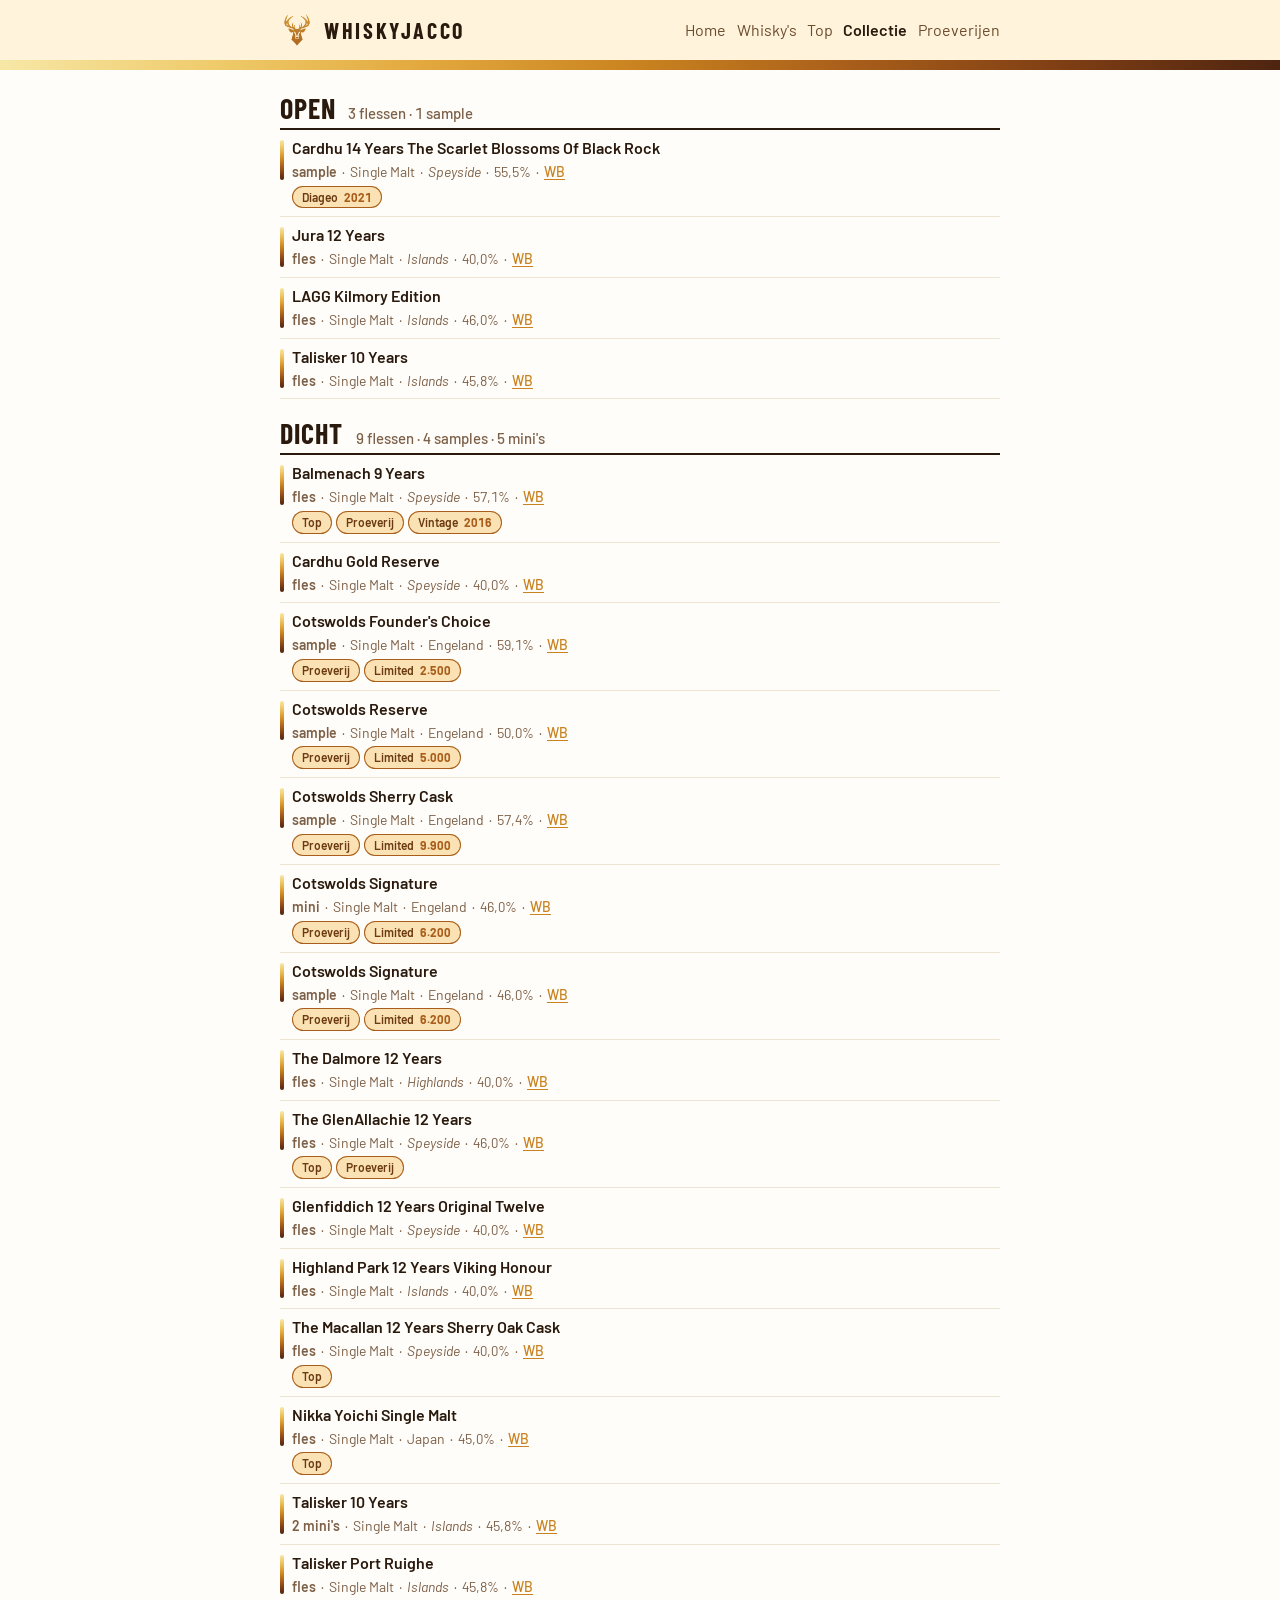
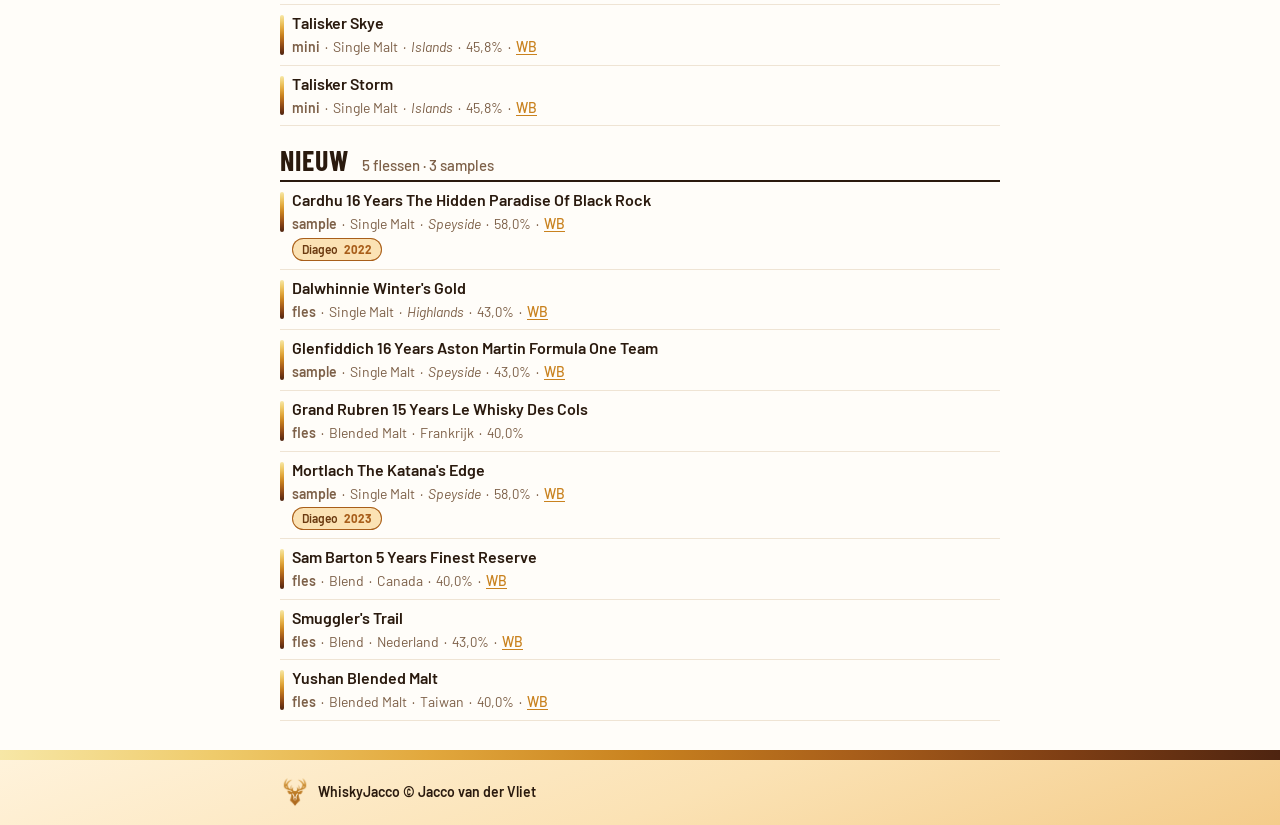
<file: collectie.html>
<!doctype html>
<html lang="nl">
<head>
<meta charset="utf-8">
<meta name="viewport" content="width=device-width, initial-scale=1, viewport-fit=cover">
<title>Collectie · WhiskyJacco</title>
<link rel="preconnect" href="https://fonts.googleapis.com">
<link rel="preconnect" href="https://fonts.gstatic.com" crossorigin>
<link rel="stylesheet" href="https://fonts.googleapis.com/css2?family=Barlow+Condensed:wght@500;600;700&family=Barlow:ital,wght@0,400;0,500;0,600;1,400&display=swap">
<link rel="stylesheet" href="assets/style.css?v=2026-10-24-2050">
<link rel="icon" type="image/png" href="assets/hert-goud-2048-vierkant.png">
<link rel="apple-touch-icon" href="assets/hert-goud-2048-vierkant.png">
<!-- Deelgegevens (sinds 24 oktober 2026): tekst en plaatje als een link naar deze pagina wordt gedeeld (WhatsApp, iMessage,
     Facebook, LinkedIn) en voor zoekmachines. Adressen moeten volledig zijn (https://whiskyjacco.nl/…). -->
<meta name="description" content="Alle whisky&#x27;s die Jacco van der Vliet heeft geproefd, met cijfers per soort, leeftijd, sterkte, regio en land.">
<link rel="canonical" href="https://whiskyjacco.nl/collectie.html">
<meta property="og:type" content="website">
<meta property="og:site_name" content="WhiskyJacco">
<meta property="og:locale" content="nl_NL">
<meta property="og:title" content="Collectie · WhiskyJacco">
<meta property="og:description" content="Alle whisky&#x27;s die Jacco van der Vliet heeft geproefd, met cijfers per soort, leeftijd, sterkte, regio en land.">
<meta property="og:url" content="https://whiskyjacco.nl/collectie.html">
<meta property="og:image" content="https://whiskyjacco.nl/assets/deel.jpg">
<meta property="og:image:type" content="image/jpeg">
<meta property="og:image:width" content="1200">
<meta property="og:image:height" content="630">
<meta property="og:image:alt" content="Goudkleurig hert met WHISKYJACCO en Today&#x27;s rain is tomorrow&#x27;s whisky">
<meta name="twitter:card" content="summary_large_image">
<style>
/* Fles, sample of mini staat sinds 12 oktober 2026 vooraan in de gegevensregel, op de plek van het #nummer, in dezelfde letter
   (14 px): "fles · Single Malt · Schotland · 46,0% · WB". Daarvoor een los woord eronder (12 px halfvet).
   Fles/sample/mini dikgedrukt (600), in hetzelfde grijsbruin als de rest van de regel. */
.meta .vorm { font-weight: 600; }</style>
</head>
<body>
<div class="topnav" id="topnav">
  <div class="wrap">
    <div class="topbar">
      <a class="brand" href="index.html">WHISKYJACCO</a>
      <nav class="mainnav" aria-label="Hoofdmenu">
        <a href="index.html" data-t="Home">Home</a>
        <a href="whiskys.html" data-t="Whisky's">Whisky's</a>
        <a href="top.html" data-t="Top">Top</a>
        <a href="collectie.html" aria-current="page" data-t="Collectie">Collectie</a>
        <a href="proeverijen.html" data-t="Proeverijen">Proeverijen</a>
      </nav>
    </div>
  </div>
</div>
<!-- Geen zichtbare titel en ondertitel meer (sinds 12 oktober 2026): alleen voor schermlezers -->
<h1 class="sr">Collectie</h1>
<p class="sr" id="sub"></p>
<main class="wrap" id="lijst"></main>

<footer class="site-foot"><div class="wrap"><span class="voet-merk">WhiskyJacco © Jacco van der Vliet</span></div></footer>
<script src="assets/data.js?v=2026-10-25-1010"></script>
<script src="assets/bron.js?v=2026-10-25-1010"></script>
<script src="assets/wj.js?v=2026-10-25-1010"></script>
<script>
wjKlaar.then(function (WJ) {
  const { collectie, esc, abvText, vergelijk, regel } = WJ;
  // Drie groepen met korte kopjes (sinds 22 oktober 2026): Open, Dicht en Nieuw (was Geopend, Ongeopend en Ongeproefd;
  // daarvoor "Nog niet geproefd"). In de sheet blijft de status gewoon staan ("Geopend", "Ongeopend",
  // "Ongeopend, nog niet geproefd"); de nieuwe woorden in de sheet werken ook (Open, Dicht, Nieuw). Hoofdletters maken niet uit.
  // Elke groep heeft een vast anker: collectie.html#open, #dicht, #nieuw.
  const STATUSSEN = [
    { id: "open",  kop: "Open",  past: s => s === "geopend" || s === "open" },
    { id: "dicht", kop: "Dicht", past: s => s === "ongeopend" || s === "dicht" },
    { id: "nieuw", kop: "Nieuw", past: s => /nog niet geproefd|ongeproefd/.test(s) || s === "nieuw" }
  ];
  const groepVan = c => { const s = String(c.status || "").trim().toLowerCase(); return (STATUSSEN.find(g => g.past(s)) || {}).id; };
  // Drie soorten (kolom Type in de sheet): fles, sample en mini (sinds 12 oktober 2026), elk met enkelvoud en meervoud
  const VORMEN = [["Fles", "fles", "flessen"], ["Sample", "sample", "samples"], ["Mini", "mini", "mini's"]];
  const woord = (type, n) => { const v = VORMEN.find(x => x[0] === type) || VORMEN[0]; return n === 1 ? v[1] : v[2]; };
  // Tellen per type, in de volgorde fles · sample · mini; een soort die er niet is valt weg: "5 flessen · 3 samples · 1 mini"
  const tel = (lijst, type) => lijst.filter(c => c.type === type).reduce((s, c) => s + c.aantal, 0);
  const telTekst = lijst => VORMEN.map(([type]) => { const n = tel(lijst, type); return n ? `${n} ${woord(type, n)}` : ""; })
    .filter(Boolean).join(" · ");
  document.getElementById("sub").textContent = telTekst(collectie);

  // Bij elke whisky: fles, sample of mini, zonder hoofdletter (bij meer dan één: "2 flessen", "2 samples", "2 mini's"),
  // vooraan in de gegevensregel in plaats van het #nummer
  const aantalNoot = c => `<span class="vorm">${c.aantal > 1 ? c.aantal + " " : ""}${woord(c.type, c.aantal)}</span>`;
  // Whiskyregel zoals elders (wj.js), maar met fles/sample op de plek van "#nummer"
  const collectieRegel = c => regel(c.whisky, { zonder: ["Collectie"] }).replace(`<span>#${c.whisky.nr}</span>`, aantalNoot(c));

  document.getElementById("lijst").innerHTML = STATUSSEN.map(({ id, kop }) => {
    const items = collectie.filter(c => groepVan(c) === id).sort((a, b) => vergelijk(a.naam, b.naam));
    if (!items.length) return "";
    return `<section class="group" id="${id}">
      <h2><span class="l">${kop}</span><span class="n">${telTekst(items)}</span></h2>
      <ul class="wl">${items.map(c => c.whisky
        ? collectieRegel(c)
        : `<li><span class="name">${esc(WJ.kaal(c.naam, c.vintage, c.sr))}</span>
             <span class="meta">${[aantalNoot(c), c.soort ? `<span>${esc(c.soort)}</span>` : "", WJ.plekHtml(c), c.abv != null ? `<span>${abvText(c.abv)}</span>` : "", c.wb ? `<i class="stip" aria-hidden="true">·</i><a class="wb" href="${c.wb}" target="_blank" rel="noopener" aria-label="Bekijk ${esc(c.naam)} op Whiskybase">WB</a>` : ""].join("")}</span>
             ${WJ.losseTags(c).length ? `<span class="tags">${WJ.losseTags(c).map(t => WJ.tagHtml(c, t)).join("")}</span>` : ""}</li>`).join("")}
      </ul>
    </section>`;
  }).join("");
});
</script>

</body>
</html>
</file>
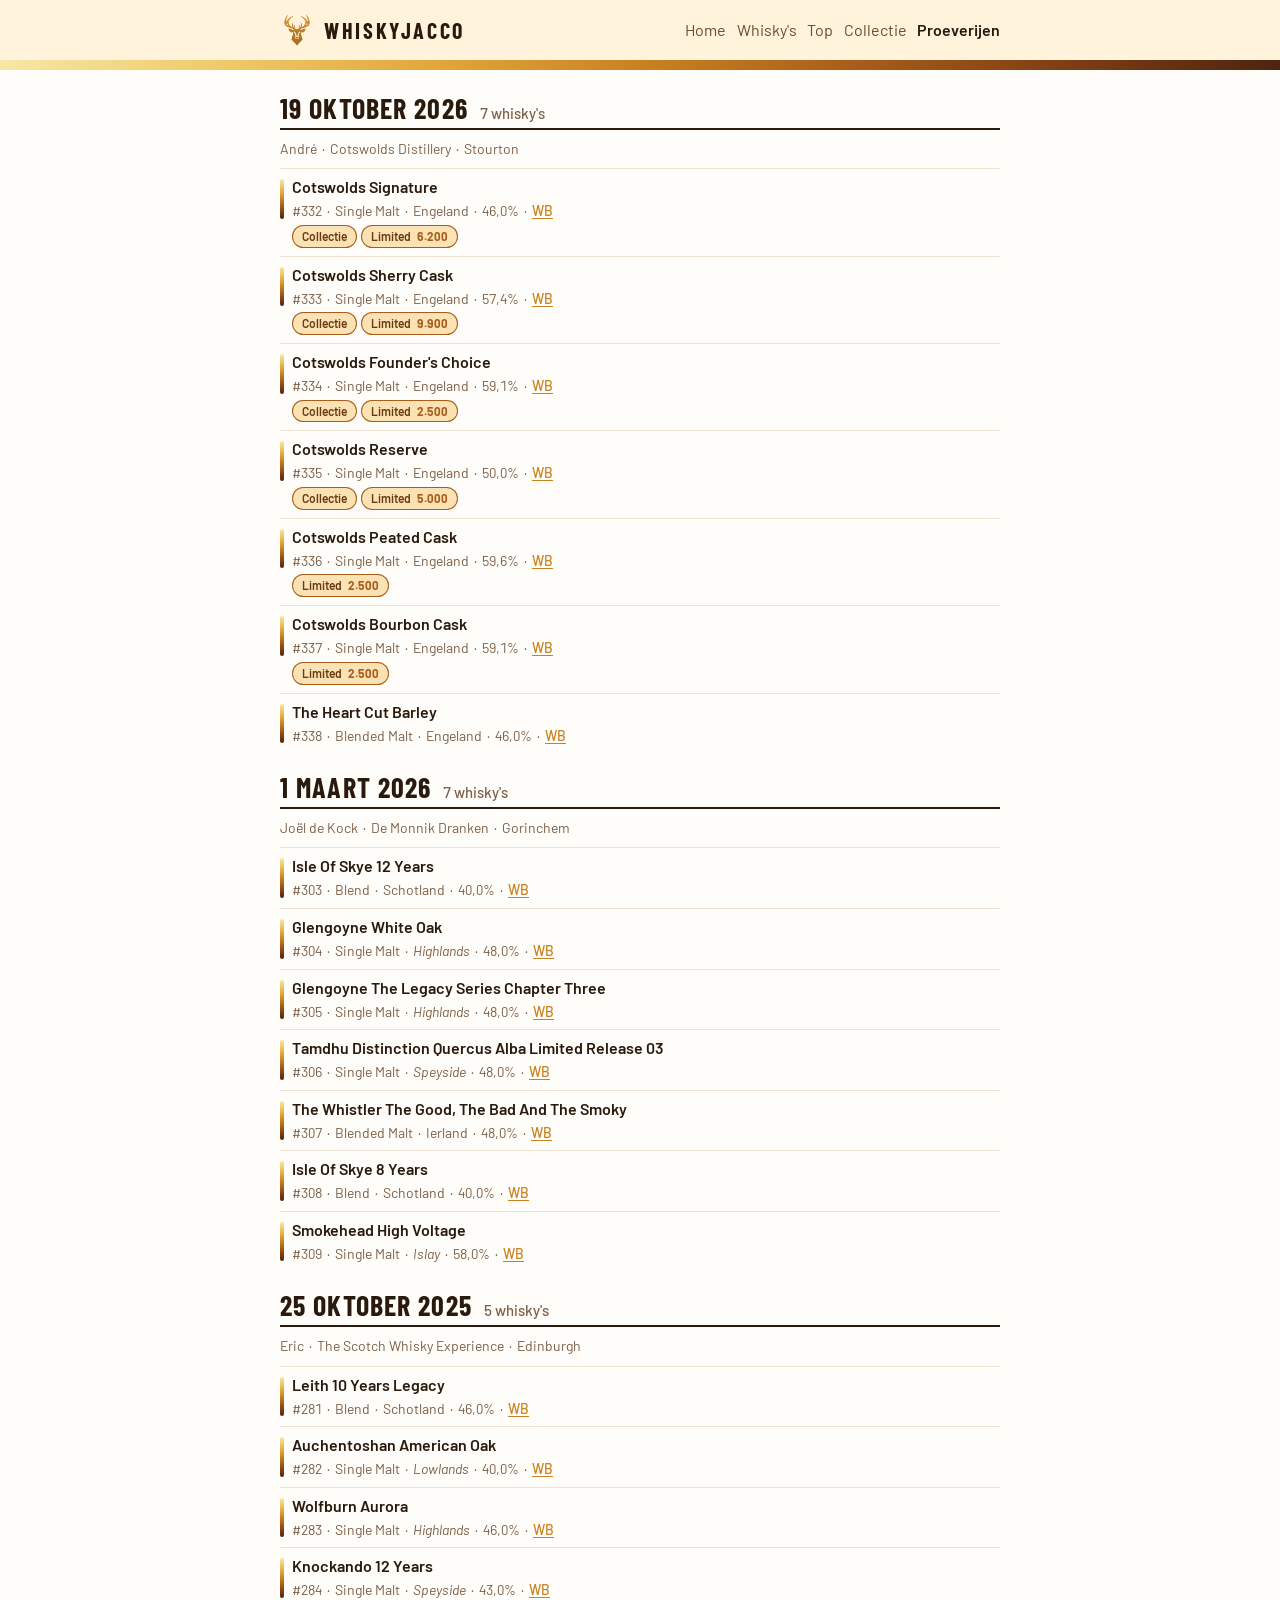
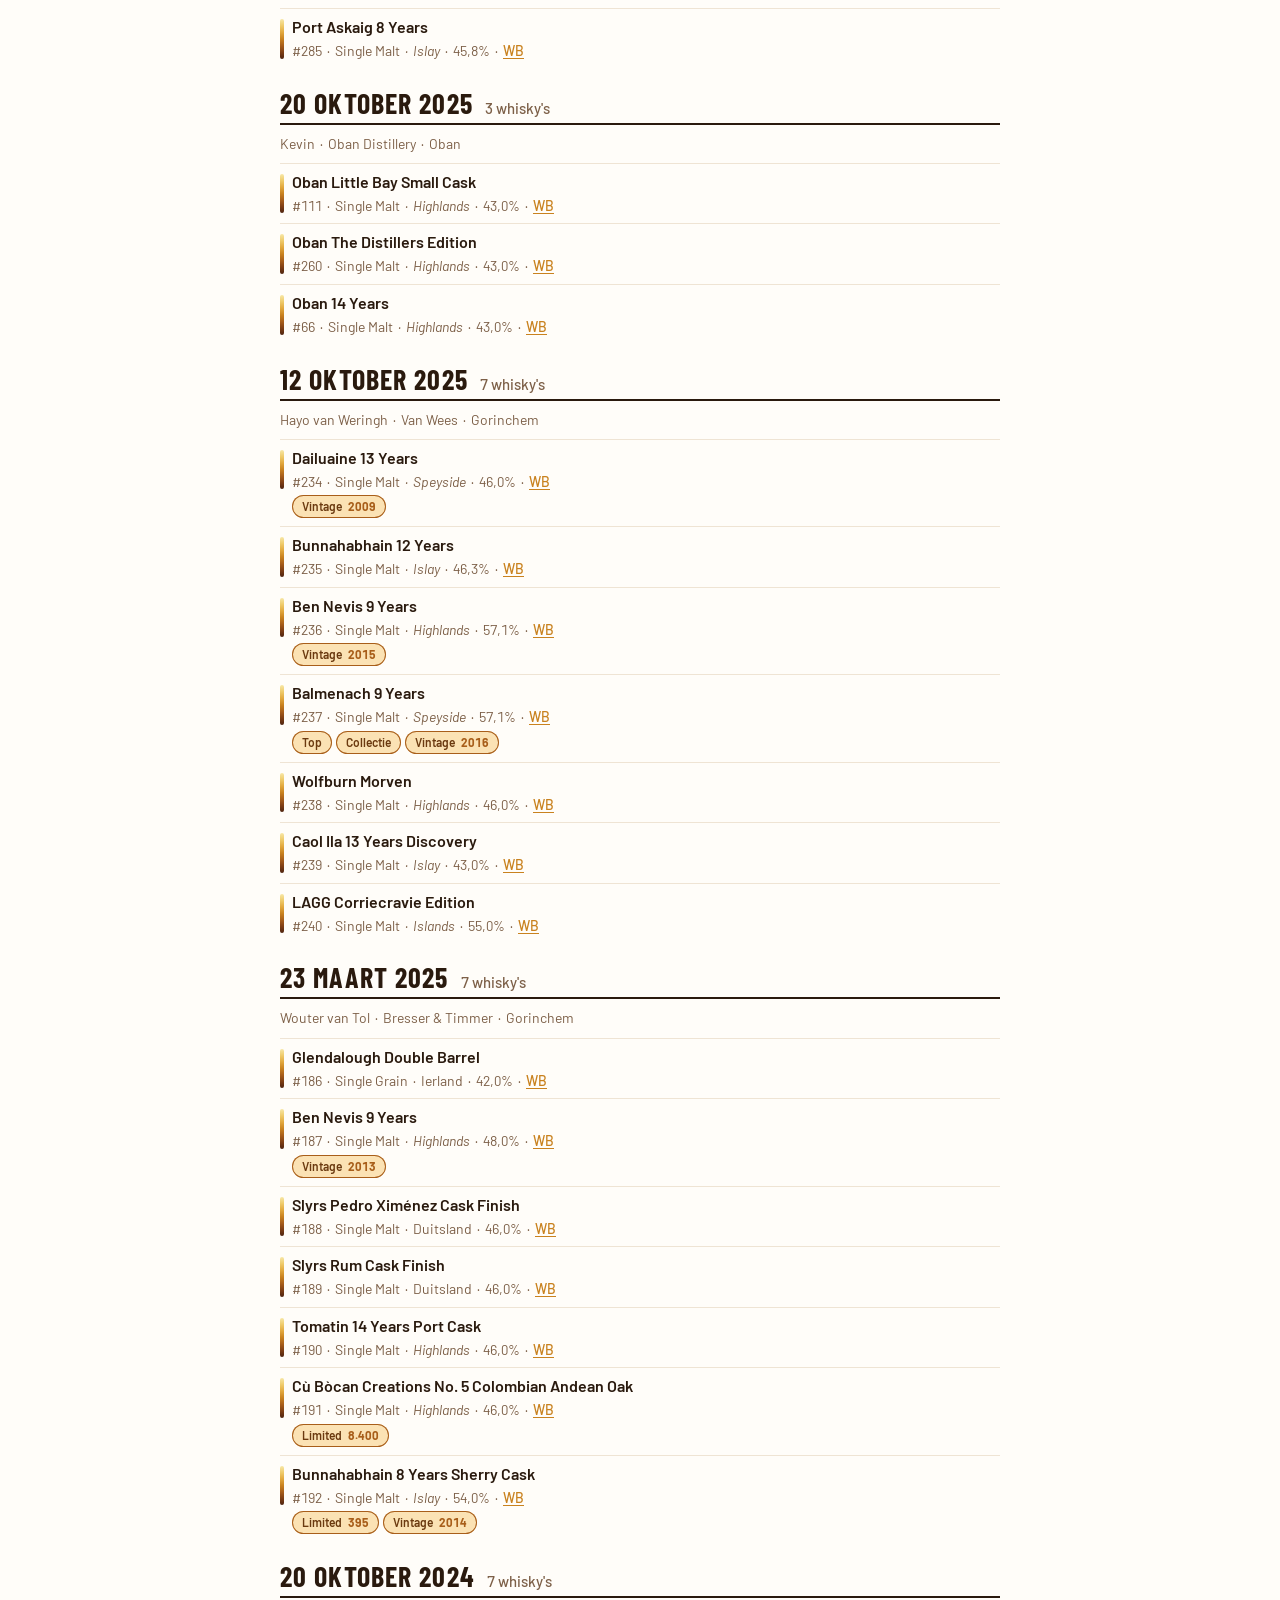
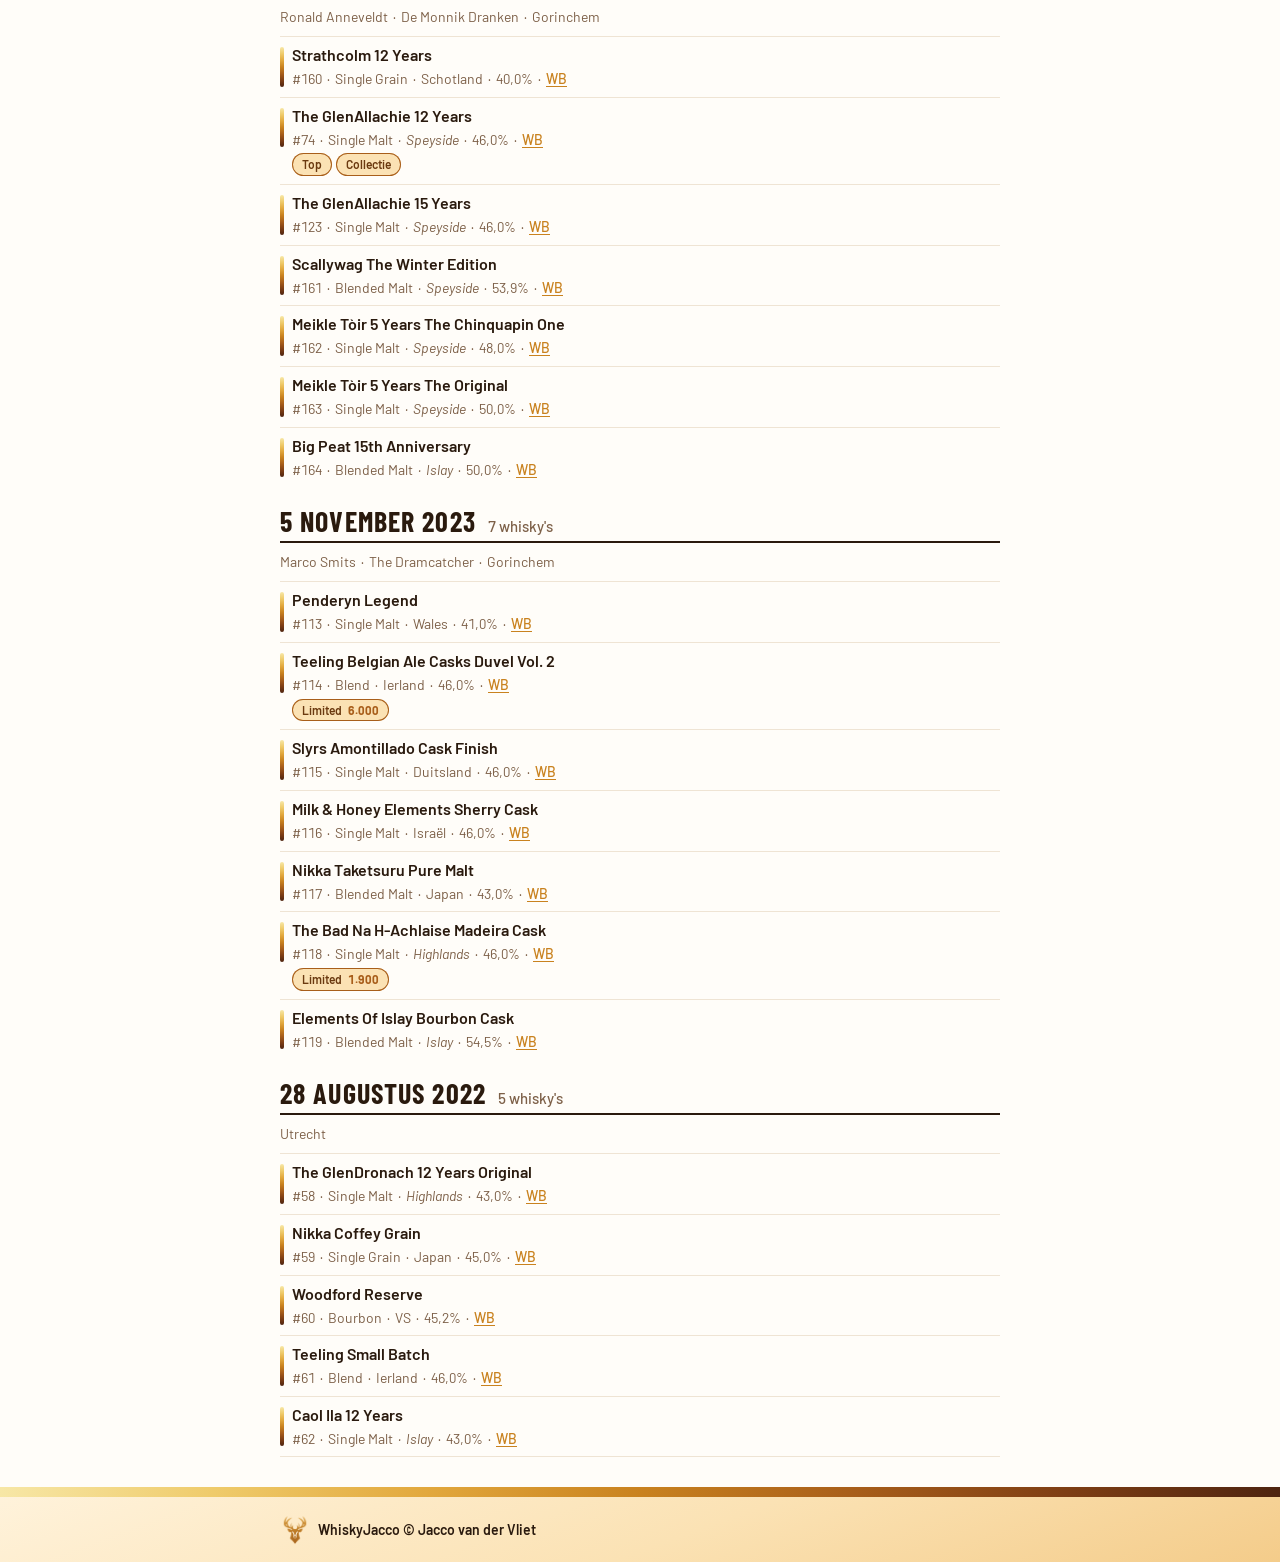
<file: proeverijen.html>
<!doctype html>
<html lang="nl">
<head>
<meta charset="utf-8">
<meta name="viewport" content="width=device-width, initial-scale=1, viewport-fit=cover">
<title>Proeverijen · WhiskyJacco</title>
<link rel="preconnect" href="https://fonts.googleapis.com">
<link rel="preconnect" href="https://fonts.gstatic.com" crossorigin>
<link rel="stylesheet" href="https://fonts.googleapis.com/css2?family=Barlow+Condensed:wght@500;600;700&family=Barlow:ital,wght@0,400;0,500;0,600;1,400&display=swap">
<link rel="stylesheet" href="assets/style.css?v=2026-10-24-2050">
<link rel="icon" type="image/png" href="assets/hert-goud-2048-vierkant.png">
<link rel="apple-touch-icon" href="assets/hert-goud-2048-vierkant.png">
<!-- Deelgegevens (sinds 24 oktober 2026): tekst en plaatje als een link naar deze pagina wordt gedeeld (WhatsApp, iMessage,
     Facebook, LinkedIn) en voor zoekmachines. Adressen moeten volledig zijn (https://whiskyjacco.nl/…). -->
<meta name="description" content="Alle whisky&#x27;s die Jacco van der Vliet heeft geproefd, met cijfers per soort, leeftijd, sterkte, regio en land.">
<link rel="canonical" href="https://whiskyjacco.nl/proeverijen.html">
<meta property="og:type" content="website">
<meta property="og:site_name" content="WhiskyJacco">
<meta property="og:locale" content="nl_NL">
<meta property="og:title" content="Proeverijen · WhiskyJacco">
<meta property="og:description" content="Alle whisky&#x27;s die Jacco van der Vliet heeft geproefd, met cijfers per soort, leeftijd, sterkte, regio en land.">
<meta property="og:url" content="https://whiskyjacco.nl/proeverijen.html">
<meta property="og:image" content="https://whiskyjacco.nl/assets/deel.jpg">
<meta property="og:image:type" content="image/jpeg">
<meta property="og:image:width" content="1200">
<meta property="og:image:height" content="630">
<meta property="og:image:alt" content="Goudkleurig hert met WHISKYJACCO en Today&#x27;s rain is tomorrow&#x27;s whisky">
<meta name="twitter:card" content="summary_large_image">
<style>
/* Elke proeverij een eigen kopje (sinds 12 oktober 2026): de hele datum groot ("1 MAART 2026", 28 px hoofdletters, zoals
   alle kopjes), het aantal whisky's van die avond ernaast ("7 whisky's", 15 px grijsbruin, zoals de tellingen naast de
   kopjes op Whisky's en Collectie). (11 oktober 19:15 tot 12 oktober: jaartal groot met "1 maart" ernaast.)
   Geen kopjes per jaar, geen vlak, geen aparte datumregel. */
.event { scroll-margin-top: 16px; }
main.wrap { padding-bottom: 30px; }
/* Presentator · organisatie · plaats op één regel, in dezelfde opmaak als de gegevensregel onder een whisky:
   14 px normaal grijsbruin, 5 px rond de stip (variant B, sinds 12 oktober 2026, 16:00; gekozen uit acht varianten A–H).
   Een te lange regel loopt gewoon door. Wat leeg is valt weg.
   Eerder die dag: drie regels onder elkaar, 16 px vet; daarvoor "plaats · presentator · organisatie" 15 px medium.
   Eronder hetzelfde lijntje als tussen de whisky's (1 px --line), 10 px erboven en eronder, zoals in een whiskyregel. */
.event .wie { margin: 0; padding: 10px 0; border-bottom: 1px solid var(--line); font-size: 14px; font-weight: 400; line-height: 1.3; color: var(--muted); }
.event .wie span + span::before { content: "·"; margin: 0 5px; }
/* Via een label Proeverij aangekomen: de pagina springt naar die proeverij, zonder vlak (sinds 11 oktober 2026, 19:20) */
.event ol.wl > li:last-child { border-bottom: 0; }
.event:last-child ol.wl > li:last-child { border-bottom: 1px solid var(--line); }   /* sluitlijn onder de laatste regel, zoals op Whisky's en Collectie */

/* Whiskyregels: zelfde balkje en zelfde ruimte links als op Whisky's en Collectie (style.css). De line-up-cijfers zijn weg
   (11 oktober 2026); de volgorde van de avond blijft de volgorde van de lijst.
   Een whisky die (nog) niet op Whisky's staat heeft geen gegevensregel: daar is het balkje alleen zo hoog als de naam. */
.event ol.wl > li.los::after { grid-row: 1; }
</style>
</head>
<body>
<div class="topnav" id="topnav">
  <div class="wrap">
    <div class="topbar">
      <a class="brand" href="index.html">WHISKYJACCO</a>
      <nav class="mainnav" aria-label="Hoofdmenu">
        <a href="index.html" data-t="Home">Home</a>
        <a href="whiskys.html" data-t="Whisky's">Whisky's</a>
        <a href="top.html" data-t="Top">Top</a>
        <a href="collectie.html" data-t="Collectie">Collectie</a>
        <a href="proeverijen.html" aria-current="page" data-t="Proeverijen">Proeverijen</a>
      </nav>
    </div>
  </div>
</div>
<!-- Geen zichtbare titel en ondertitel meer (sinds 12 oktober 2026): alleen voor schermlezers -->
<h1 class="sr">Proeverijen</h1>
<p class="sr" id="sub"></p>
<main class="wrap" id="lijst"></main>

<footer class="site-foot"><div class="wrap"><span class="voet-merk">WhiskyJacco © Jacco van der Vliet</span></div></footer>
<script src="assets/data.js?v=2026-10-25-1010"></script>
<script src="assets/bron.js?v=2026-10-25-1010"></script>
<script src="assets/wj.js?v=2026-10-25-1010"></script>
<script>
wjKlaar.then(function (WJ) {
  const { proeverijen, esc, datumLang, regel } = WJ;
  const totaal = proeverijen.reduce((s, p) => s + p.items.length, 0);
  document.getElementById("sub").textContent = `${proeverijen.length} ${proeverijen.length === 1 ? "proeverij" : "proeverijen"} · ${totaal} ${totaal === 1 ? "whisky" : "whisky's"}`;

  // Elke proeverij een eigen kopje: de hele datum groot ("1 MAART 2026"; de hoofdletters komen uit de opmaak),
  // het aantal whisky's van die avond ernaast (zelfde opmaak als de tellingen naast de groepskoppen op de andere pagina's)
  const aantalWhiskys = n => `${n} ${n === 1 ? "whisky" : "whisky's"}`;
  document.getElementById("lijst").innerHTML = proeverijen.map(p => { return `
        <section class="group event" id="${p.id}" aria-labelledby="t-${p.id}">
          <h2 id="t-${p.id}"><span class="l">${datumLang(p.datum)}</span><span class="n">${aantalWhiskys(p.items.length)}</span></h2>
          <p class="wie">${[p.presentator, p.organisatie, p.plaats].filter(Boolean).map(x => `<span>${esc(x)}</span>`).join("")}</p>
          <ol class="wl">${p.items.map(x => {
            const w = x.whisky;
            return w ? regel(w, { zonder: ["Proeverij"] })
              : `<li class="los"><span class="name">${esc(WJ.kaal(x.naam, x.vintage, x.sr))}</span>${WJ.losseTags(x).length ? `<span class="tags">${WJ.losseTags(x).map(t => WJ.tagHtml(x, t)).join("")}</span>` : ""}</li>`;
          }).join("")}</ol>
        </section>`; }).join("");

  // Bij een link naar een bepaalde proeverij (proeverijen.html#p-2026-03-01) daarheen springen (de lijst wordt pas na het
  // laden gemaakt, dus de browser kan dat niet zelf)
  if (location.hash) { const el = document.getElementById(location.hash.slice(1)); if (el) WJ.springNaar(() => document.getElementById(location.hash.slice(1))); }
});
</script>

</body>
</html>
</file>
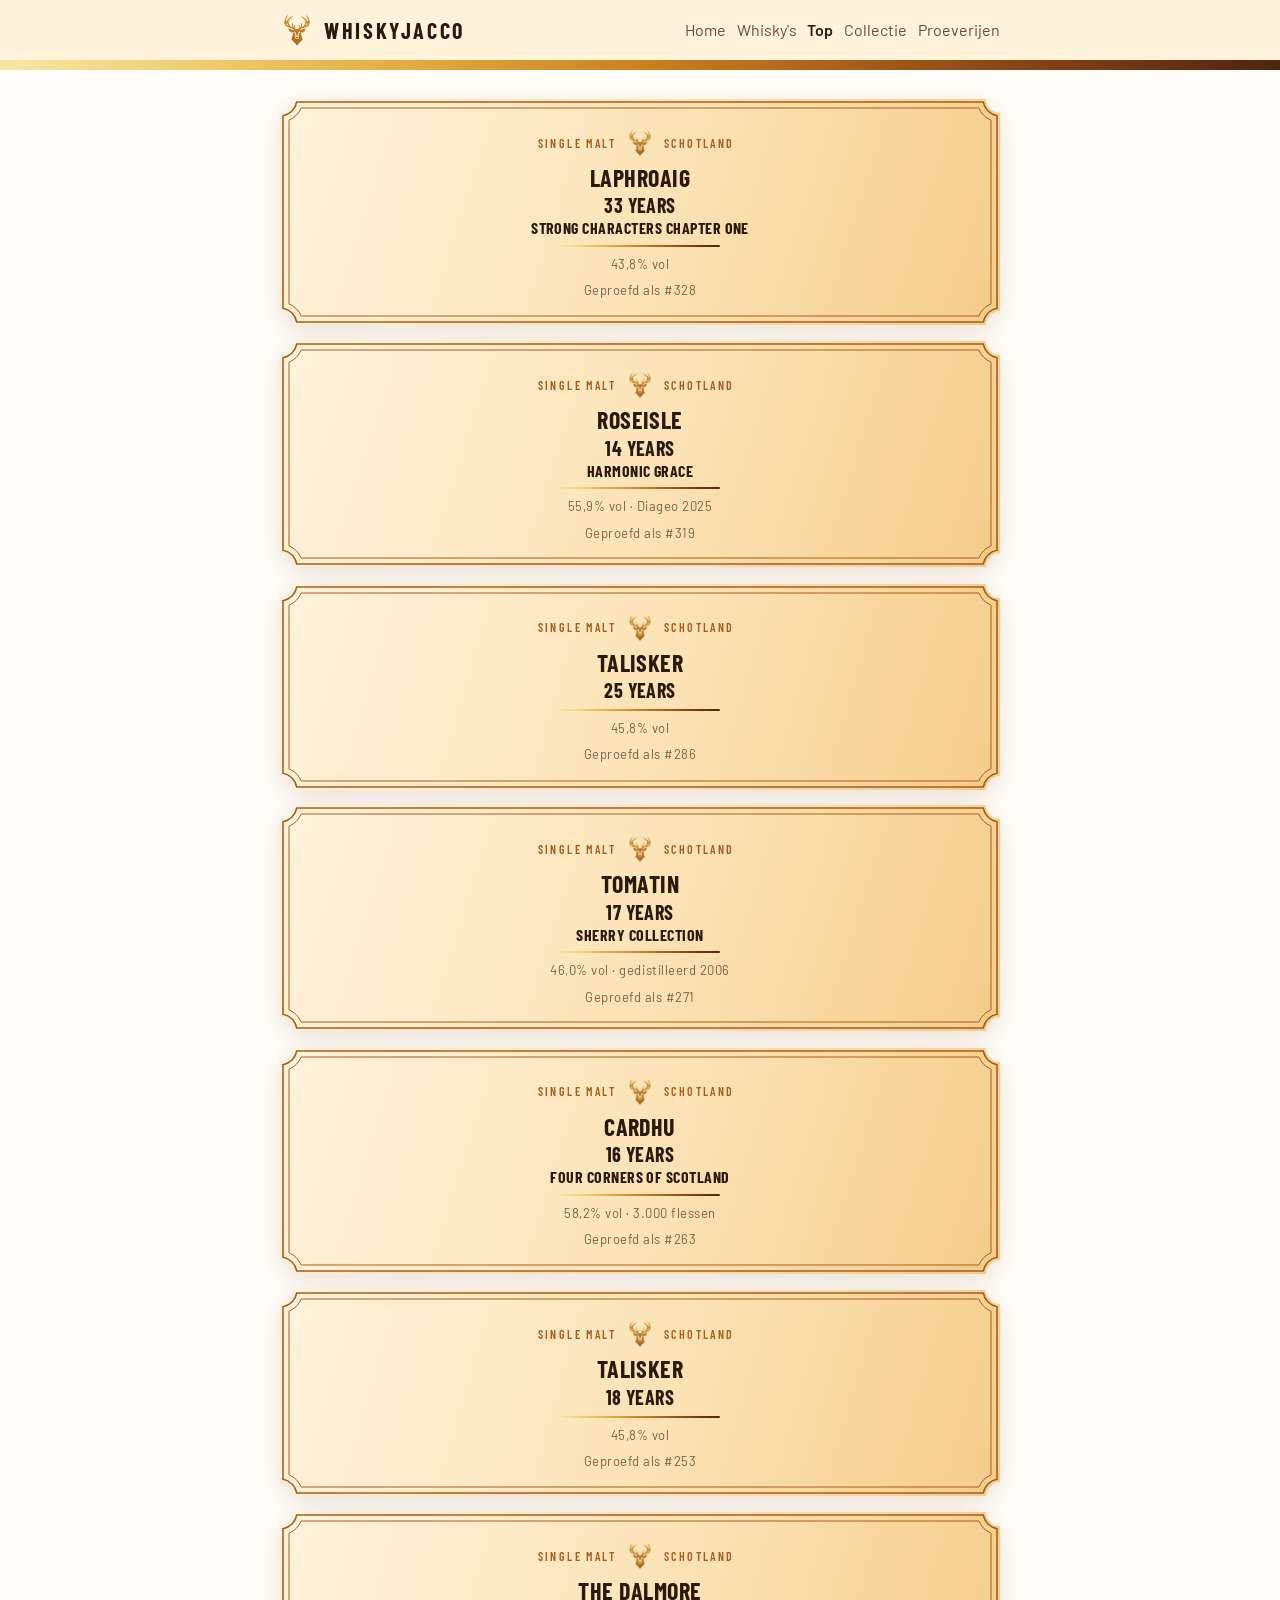
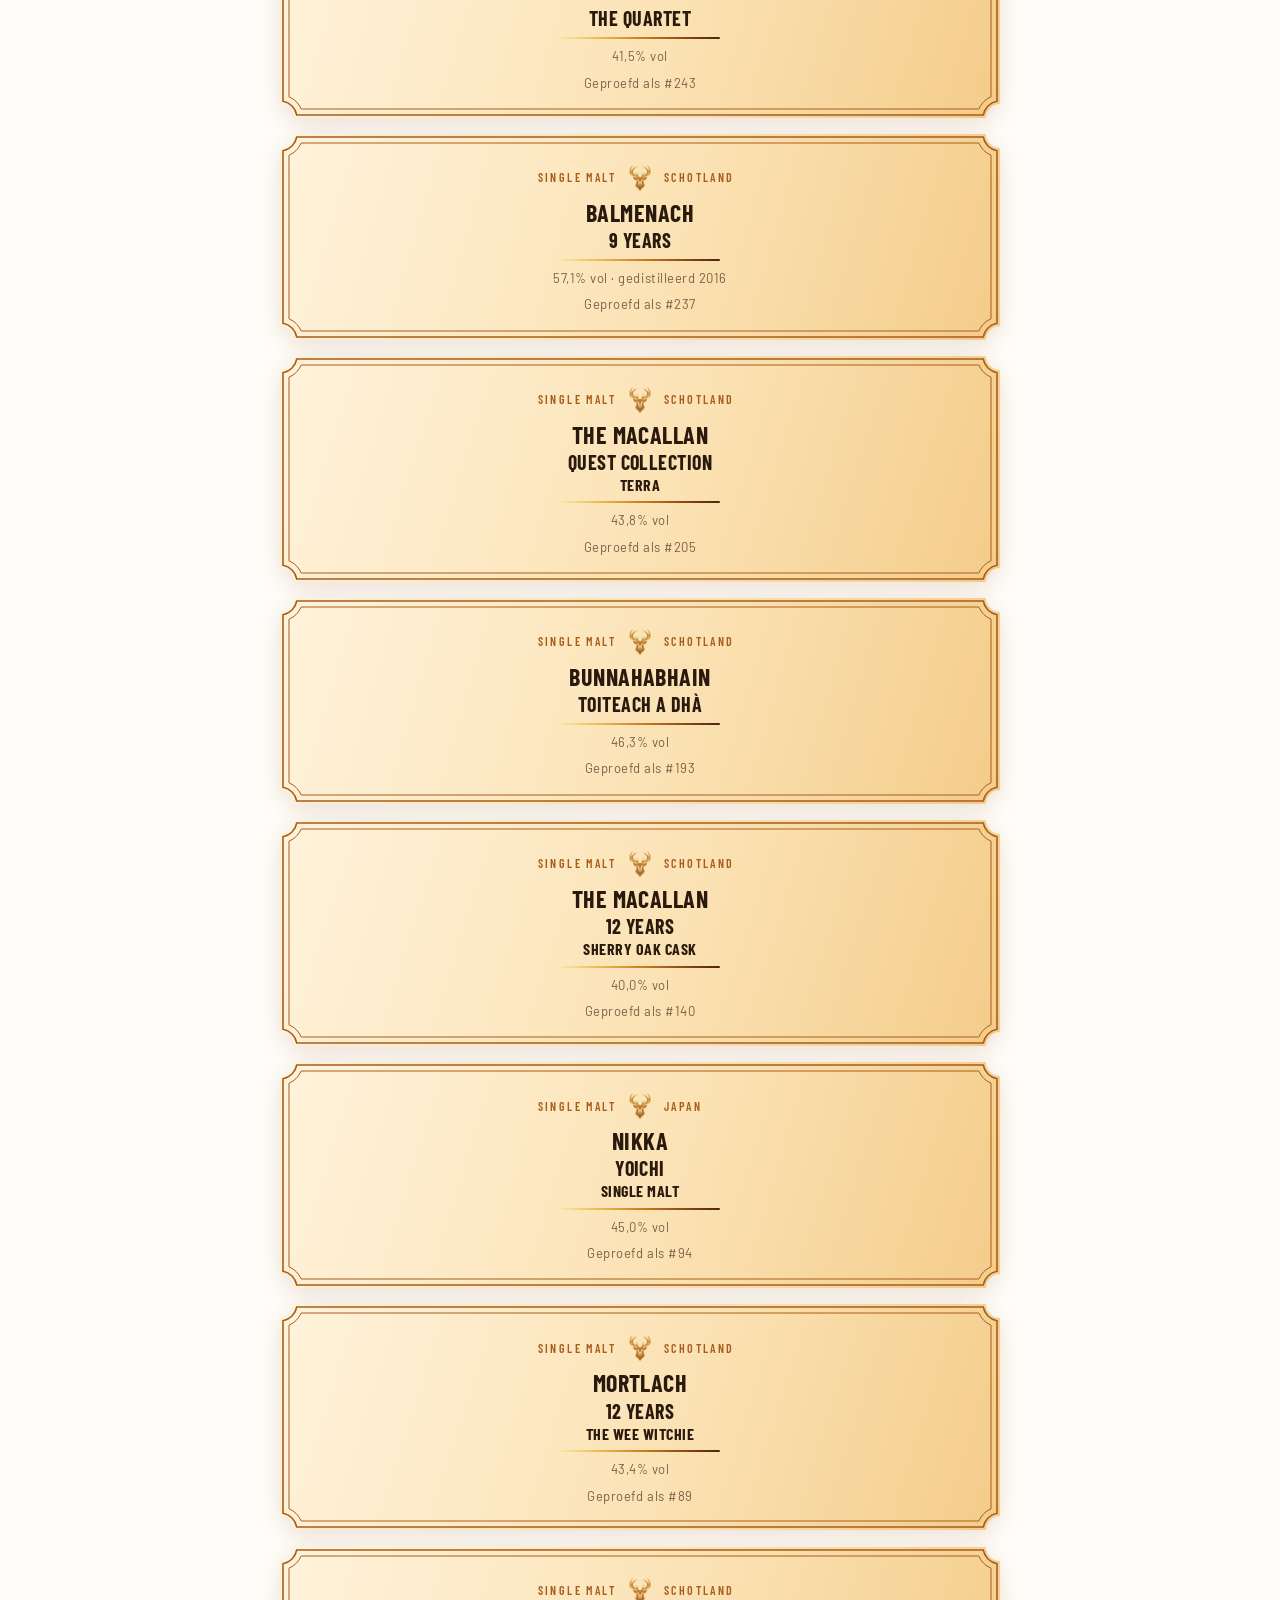
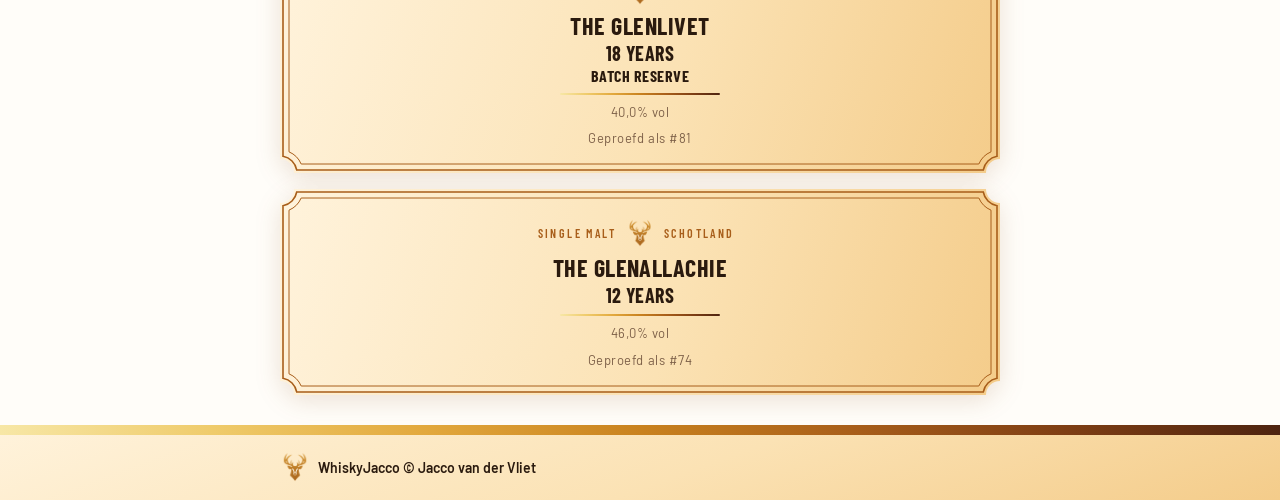
<file: top.html>
<!doctype html>
<html lang="nl">
<head>
<meta charset="utf-8">
<meta name="viewport" content="width=device-width, initial-scale=1, viewport-fit=cover">
<title>Top · WhiskyJacco</title>
<link rel="preconnect" href="https://fonts.googleapis.com">
<link rel="preconnect" href="https://fonts.gstatic.com" crossorigin>
<link rel="stylesheet" href="https://fonts.googleapis.com/css2?family=Barlow+Condensed:wght@500;600;700&family=Barlow:ital,wght@0,400;0,500;0,600;1,400&display=swap">
<link rel="stylesheet" href="assets/style.css?v=2026-10-24-2050">
<link rel="icon" type="image/png" href="assets/hert-goud-2048-vierkant.png">
<link rel="apple-touch-icon" href="assets/hert-goud-2048-vierkant.png">
<!-- Deelgegevens (sinds 24 oktober 2026): tekst en plaatje als een link naar deze pagina wordt gedeeld (WhatsApp, iMessage,
     Facebook, LinkedIn) en voor zoekmachines. Adressen moeten volledig zijn (https://whiskyjacco.nl/…). -->
<meta name="description" content="Alle whisky&#x27;s die Jacco van der Vliet heeft geproefd, met cijfers per soort, leeftijd, sterkte, regio en land.">
<link rel="canonical" href="https://whiskyjacco.nl/top.html">
<meta property="og:type" content="website">
<meta property="og:site_name" content="WhiskyJacco">
<meta property="og:locale" content="nl_NL">
<meta property="og:title" content="Top · WhiskyJacco">
<meta property="og:description" content="Alle whisky&#x27;s die Jacco van der Vliet heeft geproefd, met cijfers per soort, leeftijd, sterkte, regio en land.">
<meta property="og:url" content="https://whiskyjacco.nl/top.html">
<meta property="og:image" content="https://whiskyjacco.nl/assets/deel.jpg">
<meta property="og:image:type" content="image/jpeg">
<meta property="og:image:width" content="1200">
<meta property="og:image:height" content="630">
<meta property="og:image:alt" content="Goudkleurig hert met WHISKYJACCO en Today&#x27;s rain is tomorrow&#x27;s whisky">
<meta name="twitter:card" content="summary_large_image">
<style>
/* Top als fles-etiketten (gekozen 10 oktober 2026, variant C uit het testvoorbeeld) */
/* Ruimte rondom de etiketten: boven, opzij en onder 20 px (main.wrap heeft al 4 px boven en 20 px opzij) */
main.wrap { padding-bottom: 30px; }
/* Altijd één kolom: de etiketten staan onder elkaar, ook op een breed scherm */
.etiketten { list-style: none; margin: 25px 0 0; padding: 0; display: grid; grid-template-columns: minmax(0, 1fr); gap: 16px; }
/* Kleurverloop zoals de kop van de site: linksboven licht, rechtsonder warm amber (verloop 3, gekozen 10 oktober 2026) */
/* Vintage rand met kleine ingesneden hoeken (sinds 10 oktober 2026, "rand 1" uit het testvoorbeeld).
   Vlak, dikke buitenlijn en dunne binnenlijn zijn één SVG die op de maat van het etiket wordt getekend (zie het script),
   zodat de hoeken altijd even groot blijven. Lukt het script niet, dan blijft de lichte achtergrond hieronder staan. */
.etiket { position: relative; border-radius: 6px; background: linear-gradient(135deg, #FFF3DC 0%, #FBE2B4 55%, #F4CC8A 100%); }
.etiket.getekend { background: none; }
.etiket > svg.vorm { position: absolute; inset: 0; width: 100%; height: 100%; overflow: visible; filter: drop-shadow(0 6px 12px rgba(120,60,10,.14)); pointer-events: none; }
.etiket .rand { position: relative; padding: 30px 26px 26px; text-align: center; display: flex; flex-direction: column; align-items: center; gap: 8px; }
/* Bovenregel: soort, hert, land. Soort en land even breed, zodat het hert precies in het midden staat */
.etiket .boven { align-self: stretch; display: grid; grid-template-columns: minmax(0, 1fr) auto minmax(0, 1fr); align-items: center; gap: 10px; font-family: var(--display); font-size: 12px; font-weight: 600; letter-spacing: .2em; text-transform: uppercase; color: var(--bar); }
.etiket .boven > span:first-child { text-align: right; }
.etiket .boven > span:last-child { text-align: left; }
.etiket .hert { width: 28px; height: 28px; background: url(assets/hert-goud-2048-vierkant.png) center / contain no-repeat; }
/* Naam in regels: Merk 24 px, Merk 2 20 px, Merk 3 16 px, uit de kolommen in de sheet (een te lange regel loopt door op de volgende) */
.etiket .nm { font-family: var(--display); font-weight: 700; letter-spacing: .03em; text-transform: uppercase; color: var(--ink); text-wrap: balance; display: flex; flex-direction: column; align-items: center; gap: 3px; }
.etiket .nm > span { display: block; line-height: 1.1; }
/* De naam linkt naar de detailpagina (sinds 24 oktober 2026): geen onderstreping, bij aanwijzen amber, zoals de namen elders */
.etiket a.nm { text-decoration: none; transition: color .15s; }
@media (hover: hover) { .etiket a.nm:hover { color: var(--amber); } }
.etiket .nm .merk { font-size: 24px; }
.etiket .nm .lft { font-size: 20px; }
.etiket .nm .rest { font-size: 16px; }
.etiket .lijn { width: 160px; height: 2px; background: var(--schaal); border-radius: 1px; }
.etiket .klein { font-size: 13px; color: var(--muted); letter-spacing: .04em; }
</style>

</head>
<body>
<div class="topnav" id="topnav">
  <div class="wrap">
    <div class="topbar">
      <a class="brand" href="index.html">WHISKYJACCO</a>
      <nav class="mainnav" aria-label="Hoofdmenu">
        <a href="index.html" data-t="Home">Home</a>
        <a href="whiskys.html" data-t="Whisky's">Whisky's</a>
        <a href="top.html" aria-current="page" data-t="Top">Top</a>
        <a href="collectie.html" data-t="Collectie">Collectie</a>
        <a href="proeverijen.html" data-t="Proeverijen">Proeverijen</a>
      </nav>
    </div>
  </div>
</div>
<!-- Geen zichtbare titel en ondertitel meer (sinds 12 oktober 2026): alleen voor schermlezers -->
<h1 class="sr">Top</h1>
<p class="sr" id="sub"></p>
<main class="wrap">
  <ul class="etiketten" id="lijst"></ul>
</main>

<footer class="site-foot"><div class="wrap"><span class="voet-merk">WhiskyJacco © Jacco van der Vliet</span></div></footer>
<script src="assets/data.js?v=2026-10-25-1010"></script>
<script src="assets/bron.js?v=2026-10-25-1010"></script>
<script src="assets/wj.js?v=2026-10-25-1010"></script>
<script>
wjKlaar.then(function (WJ) {
  const { whiskys, esc } = WJ;
  // Op volgorde geproefd, de laatst geproefde topper bovenaan
  const top = whiskys.filter(w => w.tags.includes("Top")).sort((a, b) => b.nr - a.nr);
  document.getElementById("sub").textContent = `${top.length} ${top.length === 1 ? "winnaar" : "winnaars"} · ${whiskys.length} ${whiskys.length === 1 ? "keuze" : "keuzes"}`; // keuzes = alle geproefde whisky's
  const MEERWOORD = ["Johnnie Walker", "Jack Daniel's", "Glen Scotia", "Glen Deveron", "Glen Garioch", "Glen Keith", "Glen Talloch", "Glen Turner",
    "Big Peat", "Isle Of Skye", "Rock Island", "Four Roses", "Buffalo Trace", "Maker's Mark", "Woodford Reserve", "Jim Beam", "Chivas Regal",
    "Monkey Shoulder", "Old Pulteney", "Ben Nevis", "Ben Bracken", "Canadian Club", "Famous Grouse", "Lone Hawthorn", "Bad Na H-Achlaise",
    "Cù Bòcan", "Milk & Honey", "Great Glen", "Mac Spey", "Black Ram", "Three Ships", "Highland Park", "Port Askaig", "Elements Of Islay",
    "Loch Lomond", "Pig's Nose", "Timorous Beastie", "Canny Beat", "Old St. Andrews", "Three Scottish Brothers", "Meikle Tòir", "Frysk Hynder",
    "Gouden Carolus", "Blair Athol", "Kingston Reserve", "Amrita Mumbay", "Glasgow 1770", "Maison Lacroix", "Singleton Of Dufftown", "Temple Bar", "Eagle Rare"];
  // Regels op het etiket (sinds 24 oktober 2026): Merk, Merk 2 en Merk 3 uit de sheet; een lege kolom valt weg.
  // Is Merk leeg (nieuwe whisky), dan zoals eerst uit de naam: merk (MEERWOORD of eerste woord), leeftijd, rest.
  function etiketNaam(w) {
    if (w.merk) return [["merk", w.merk], ["lft", w.merk2], ["rest", w.merk3]].filter(([, r]) => r)
      .map(([k, r]) => `<span class="${k}">${esc(r)}</span>`).join("");
    const naam = w.toon, the = /^the\s+/i.test(naam), z = naam.replace(/^the\s+/i, "");
    const m = MEERWOORD.find(x => z.toLowerCase() === x.toLowerCase() || z.toLowerCase().startsWith(x.toLowerCase() + " ")) || z.split(" ")[0];
    let rest = z.slice(m.length).trim();
    const merk = (the ? naam.slice(0, naam.length - z.length) : "") + z.slice(0, m.length);
    const lft = rest.match(/^(\d+\s+Years?)\b\s*/i);
    const regels = [["merk", merk]];
    if (lft) { regels.push(["lft", lft[1]]); rest = rest.slice(lft[0].length).trim(); }
    if (rest) regels.push(["rest", rest]);
    return regels.map(([k, r]) => `<span class="${k}">${esc(r)}</span>`).join("");
  }
  // Geen labels op het etiket (10 oktober 2026): vintage, oplage en Diageo-jaartal staan in de regel onder de naam
  document.getElementById("lijst").innerHTML = top.map(w => `<li class="etiket"><svg class="vorm" aria-hidden="true"></svg><div class="rand">
      <span class="boven"><span>${esc(w.soort)}</span><span class="hert" aria-hidden="true"></span><span>${esc(w.land)}</span></span>
      <a class="nm" href="whisky.html#${w.nr}">${etiketNaam(w)}</a>
      <span class="lijn" aria-hidden="true"></span>
      <span class="klein">${WJ.abvText(w.abv)} vol${w.vintage ? ` · gedistilleerd ${w.vintage}` : ""}${w.oplage ? ` · ${WJ.duizend(w.oplage)} flessen` : ""}${w.sr ? ` · Diageo ${w.sr}` : ""}</span>
      <span class="klein">Geproefd als #${w.nr}</span>
    </div></li>`).join("");

  // Vintage rand: vlak met kleurverloop, dikke buitenlijn (3 px binnen de rand) en dunne binnenlijn (9 px binnen de rand).
  // Elke hoek is een kwartcirkel naar binnen (straal 14 px aan de buitenkant); de lijnen lopen evenwijdig mee.
  const HOEK = 14;
  function vorm(W, H, d) {
    const R = HOEK + d, k = Math.sqrt(R * R - d * d), A = (x, y) => ` A${R} ${R} 0 0 0 ${x} ${y}`;
    return `M${k} ${d} L${W - k} ${d}${A(W - d, k)} L${W - d} ${H - k}${A(W - k, H - d)} L${k} ${H - d}${A(d, H - k)} L${d} ${k}${A(k, d)} Z`;
  }
  function teken(el) {
    const W = el.offsetWidth, H = el.offsetHeight;
    if (!W || !H) return;
    const id = "v" + Math.random().toString(36).slice(2, 8);
    el.querySelector("svg.vorm").innerHTML = `<defs><linearGradient id="${id}" gradientUnits="userSpaceOnUse" x1="0" y1="0" x2="${W}" y2="${H}">
        <stop offset="0" stop-color="#FFF3DC"/><stop offset=".55" stop-color="#FBE2B4"/><stop offset="1" stop-color="#F4CC8A"/></linearGradient></defs>
      <path d="${vorm(W, H, 0)}" fill="url(#${id})"/>
      <path d="${vorm(W, H, 3)}" fill="none" stroke="#A85E1A" stroke-width="1.6"/>
      <path d="${vorm(W, H, 9)}" fill="none" stroke="#A85E1A" stroke-width="1"/>`;
    el.classList.add("getekend");
  }
  const etiketten = [...document.querySelectorAll(".etiket")];
  etiketten.forEach(teken);
  if (window.ResizeObserver) { const ro = new ResizeObserver(es => es.forEach(e => teken(e.target))); etiketten.forEach(el => ro.observe(el)); }
  if (document.fonts && document.fonts.ready) document.fonts.ready.then(() => etiketten.forEach(teken));
  // Ook opnieuw tekenen als de pagina pas later zichtbaar wordt (achtergrondtabblad), na draaien of na terugkeren
  const allemaal = () => etiketten.forEach(teken);
  window.addEventListener("resize", allemaal);
  window.addEventListener("pageshow", allemaal);
  document.addEventListener("visibilitychange", () => { if (!document.hidden) allemaal(); });
  window.addEventListener("load", allemaal);
});
</script>

</body>
</html>
</file>
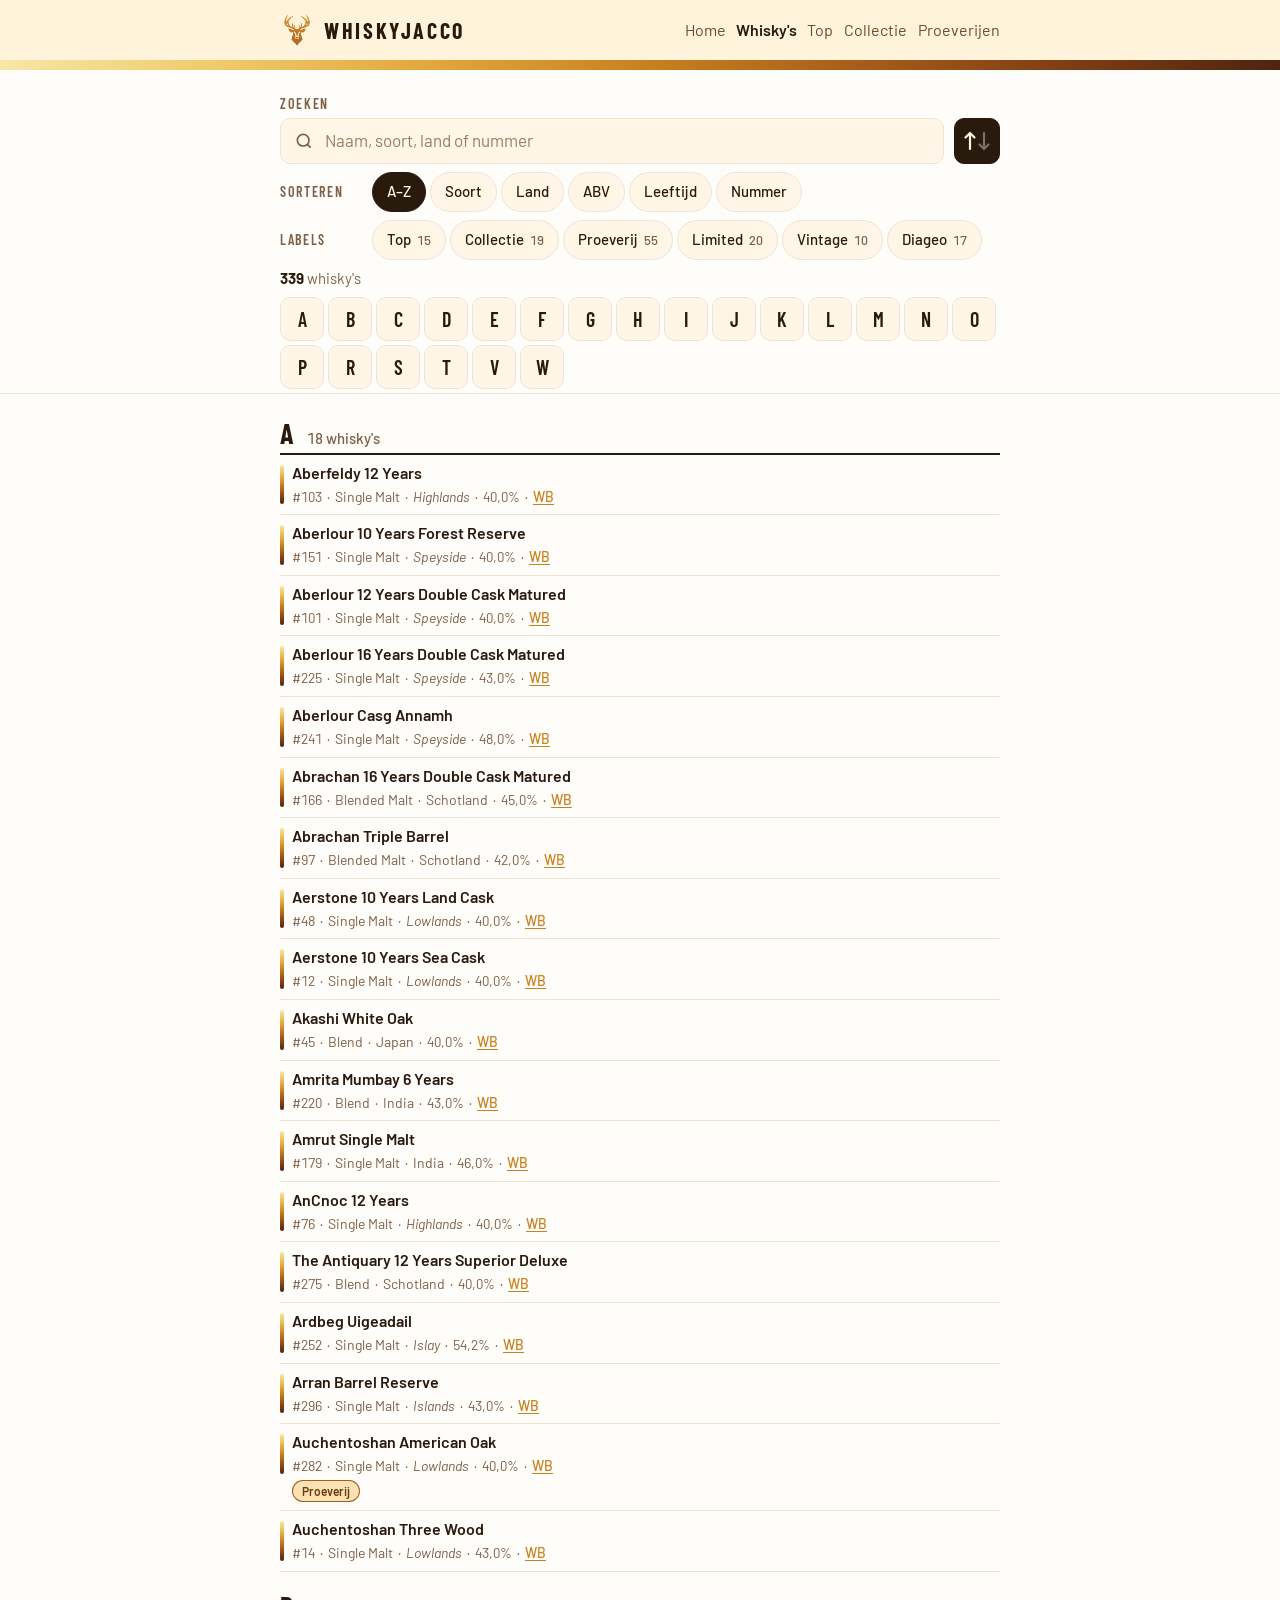
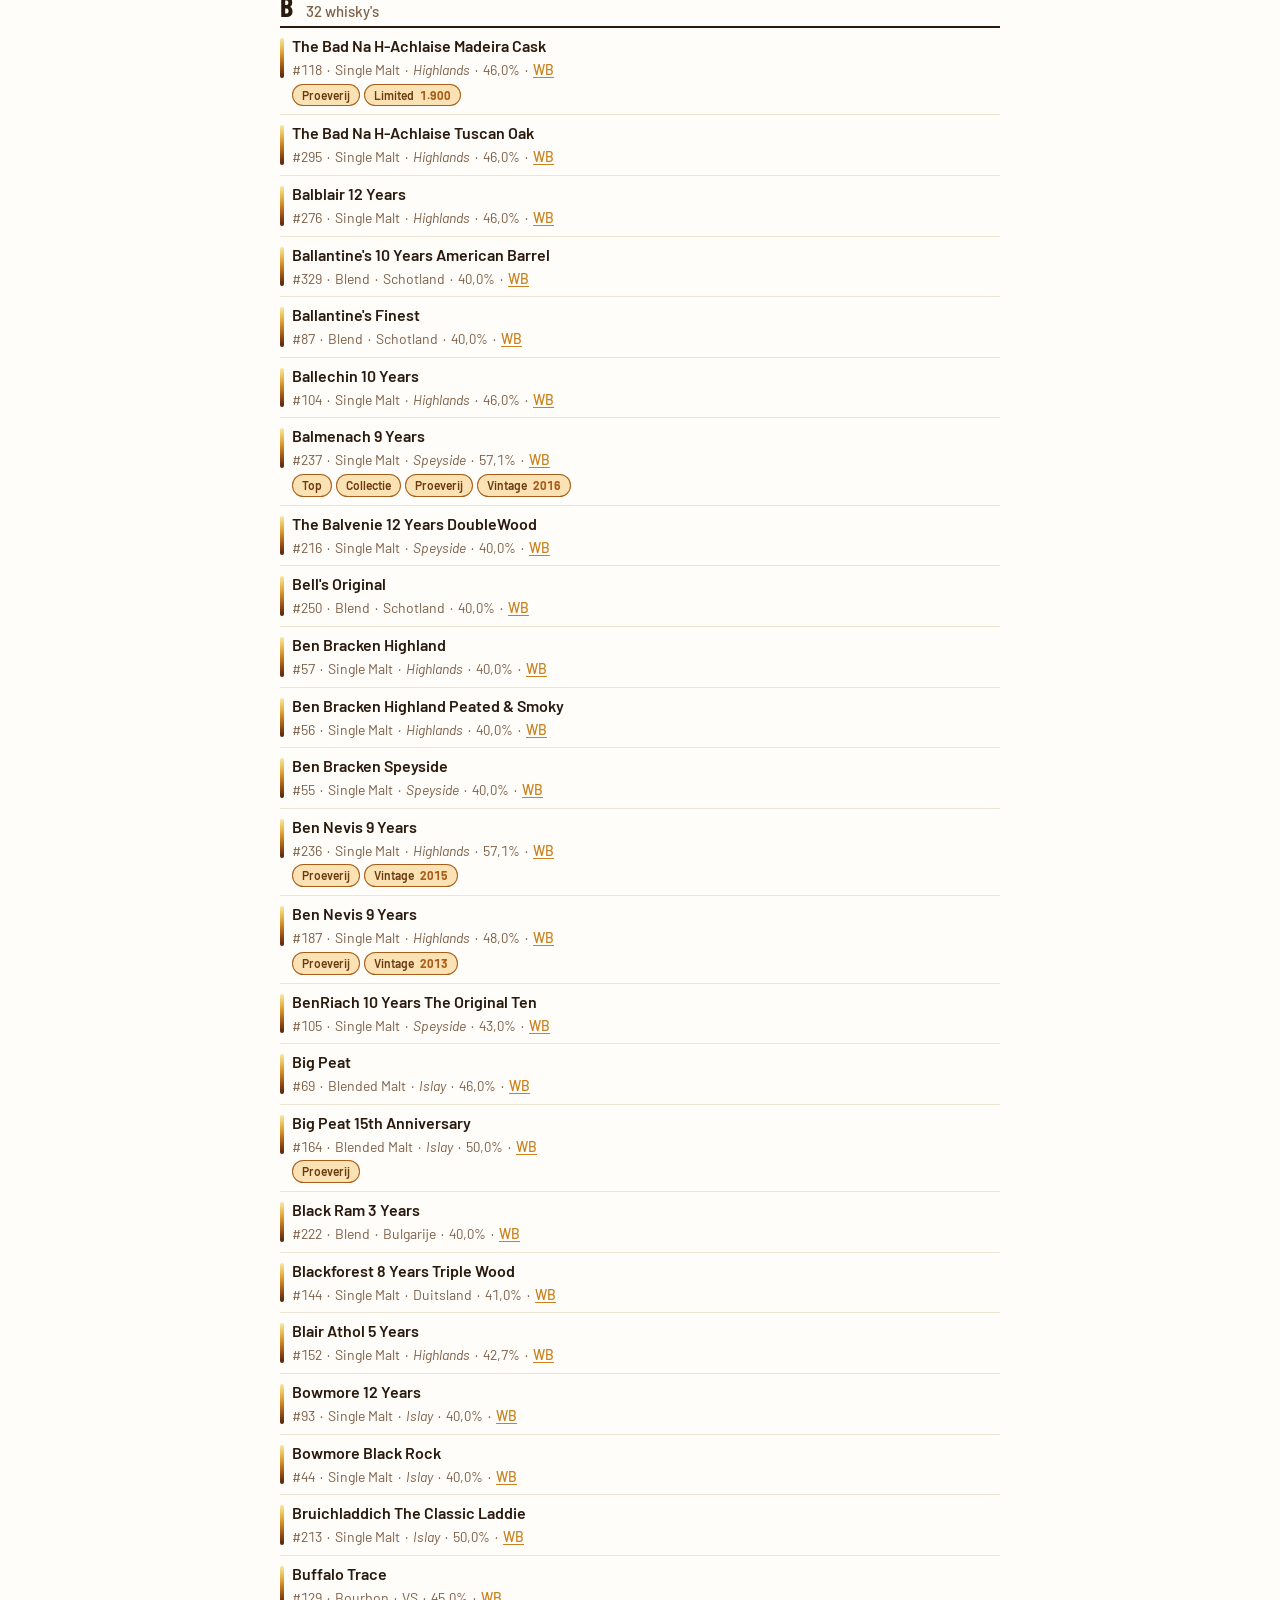
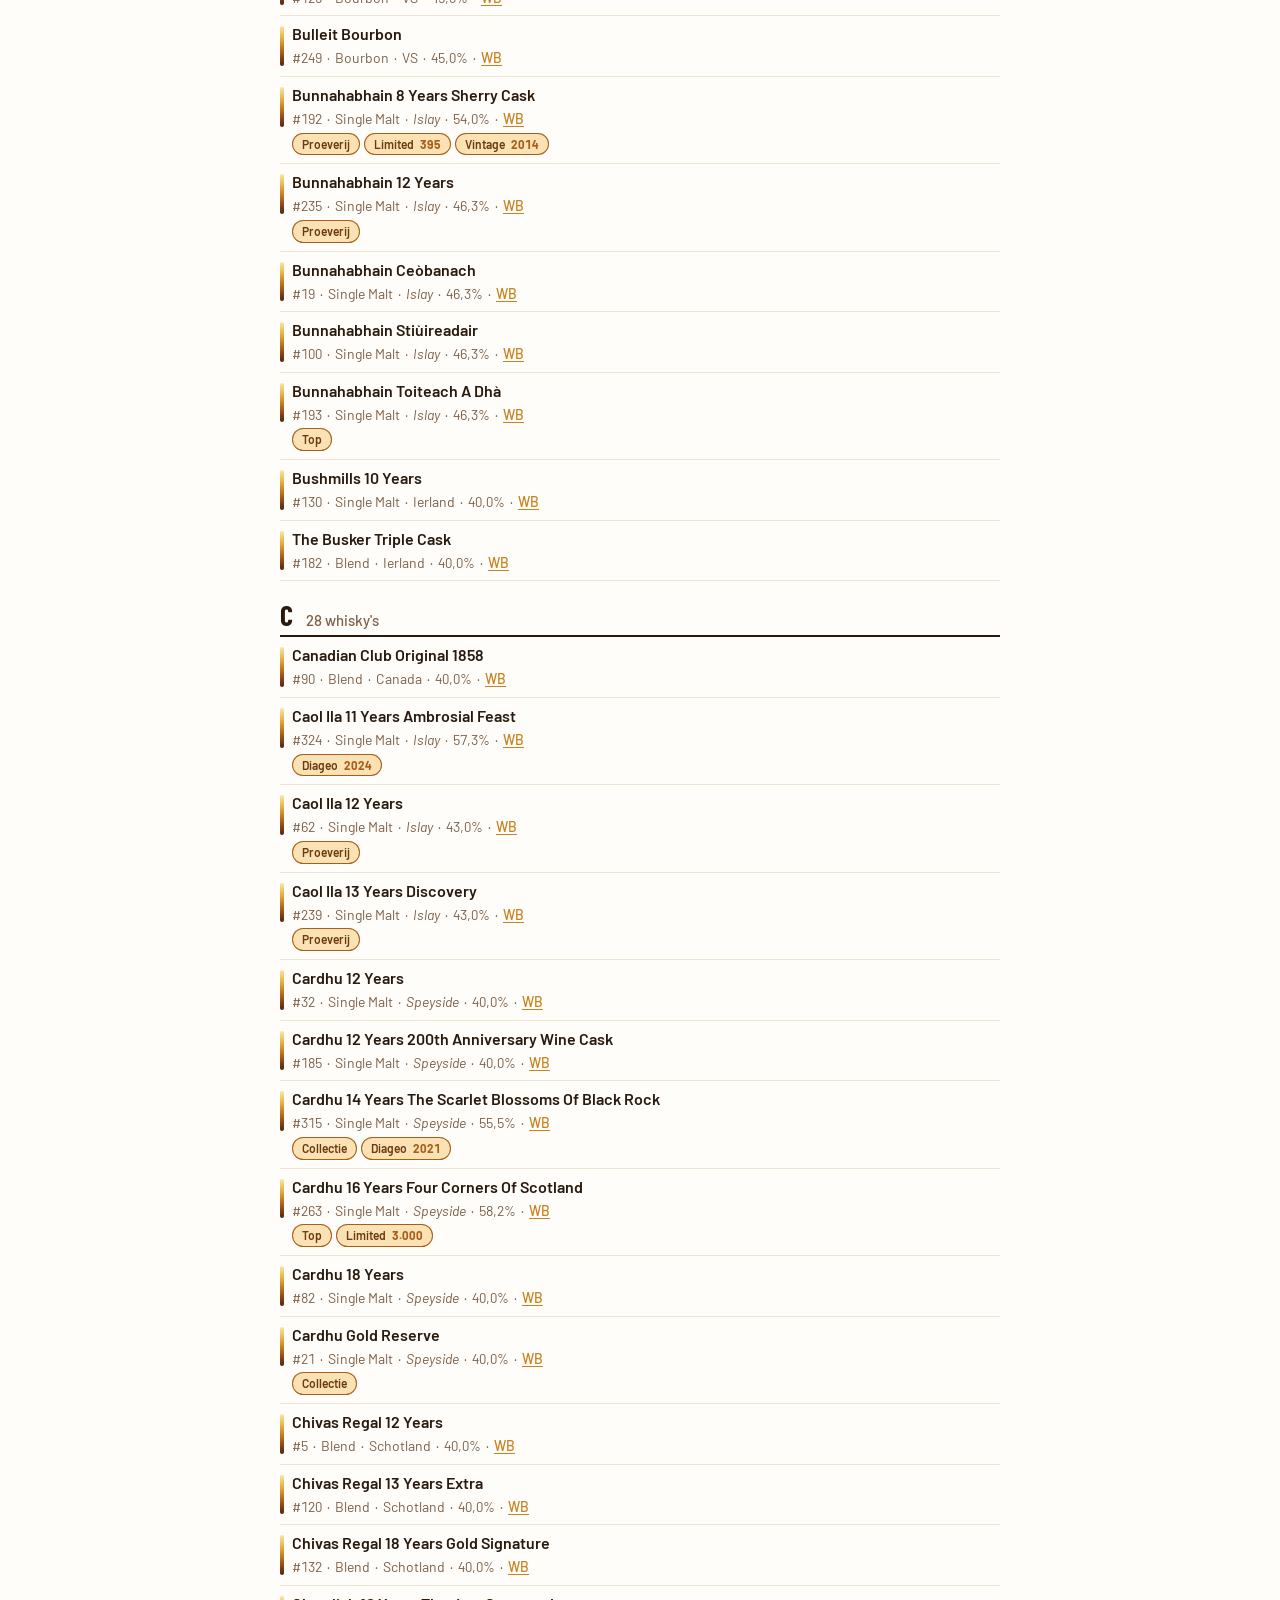
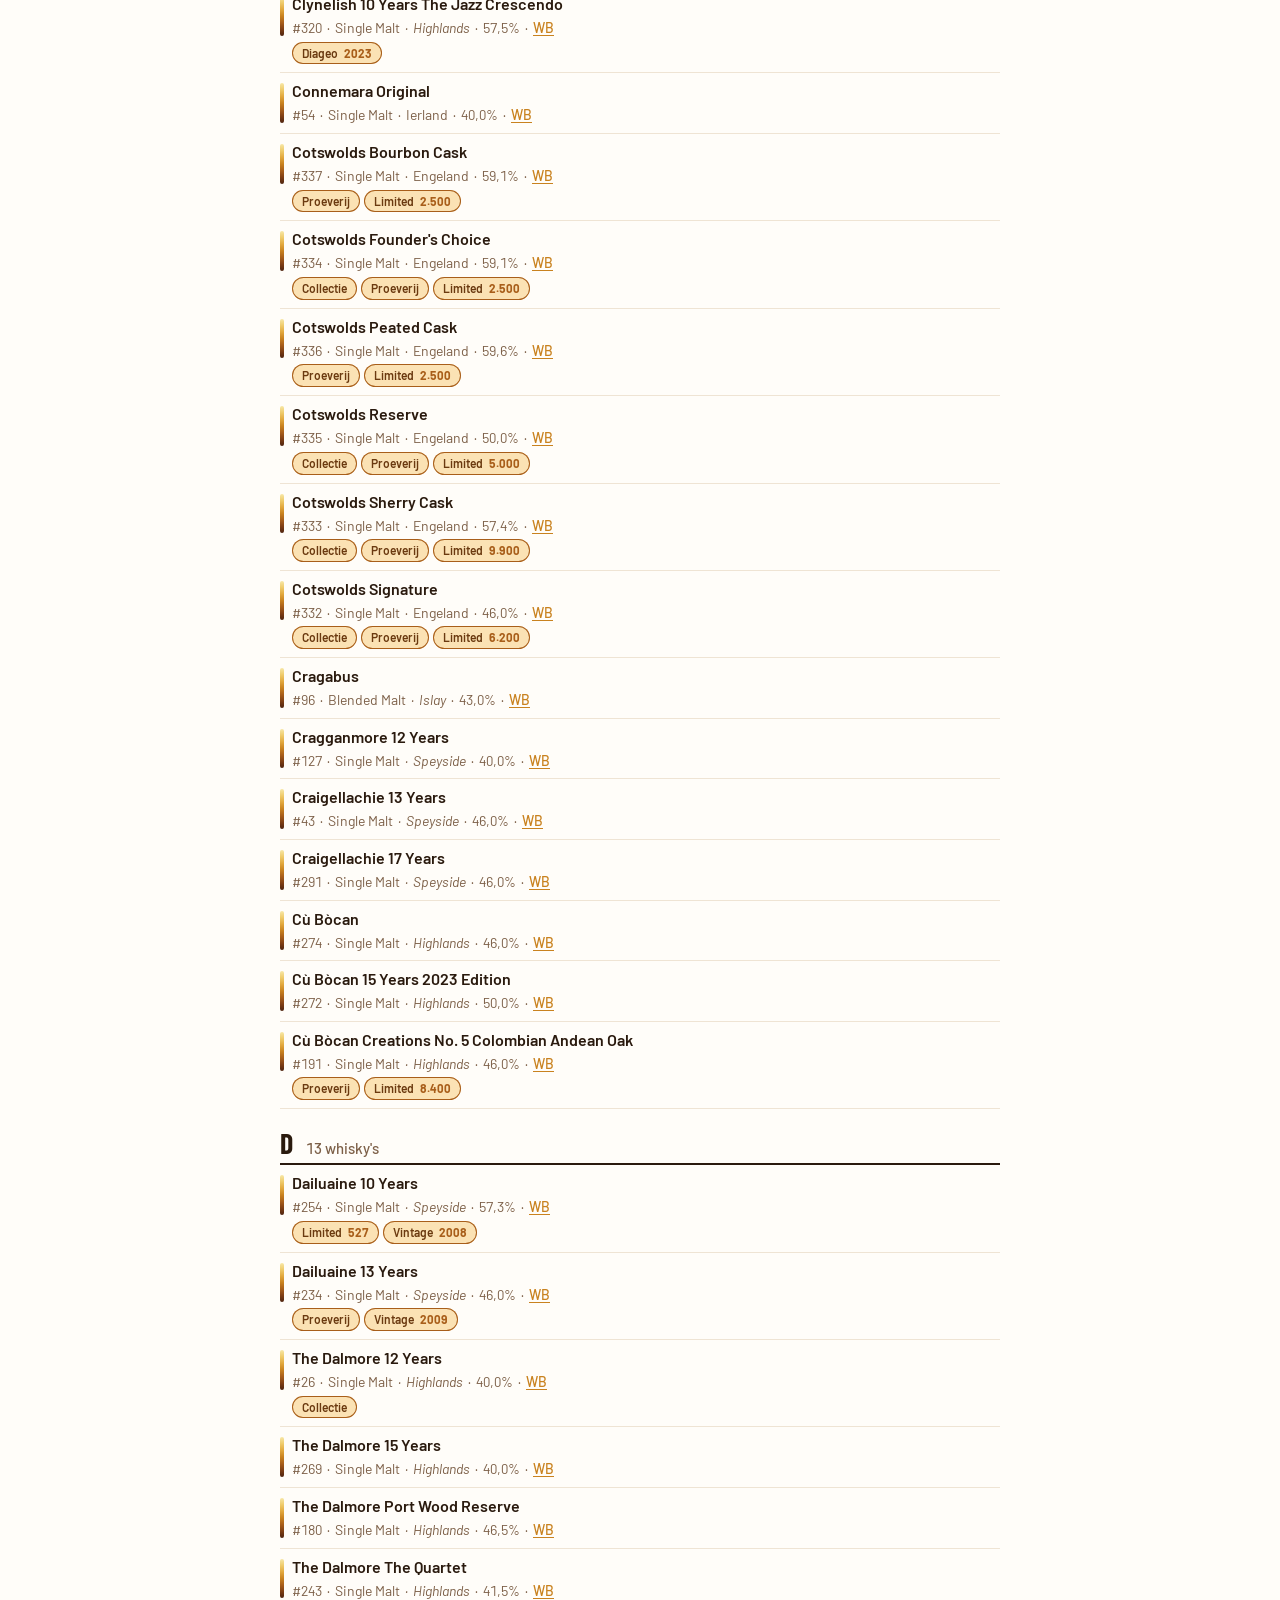
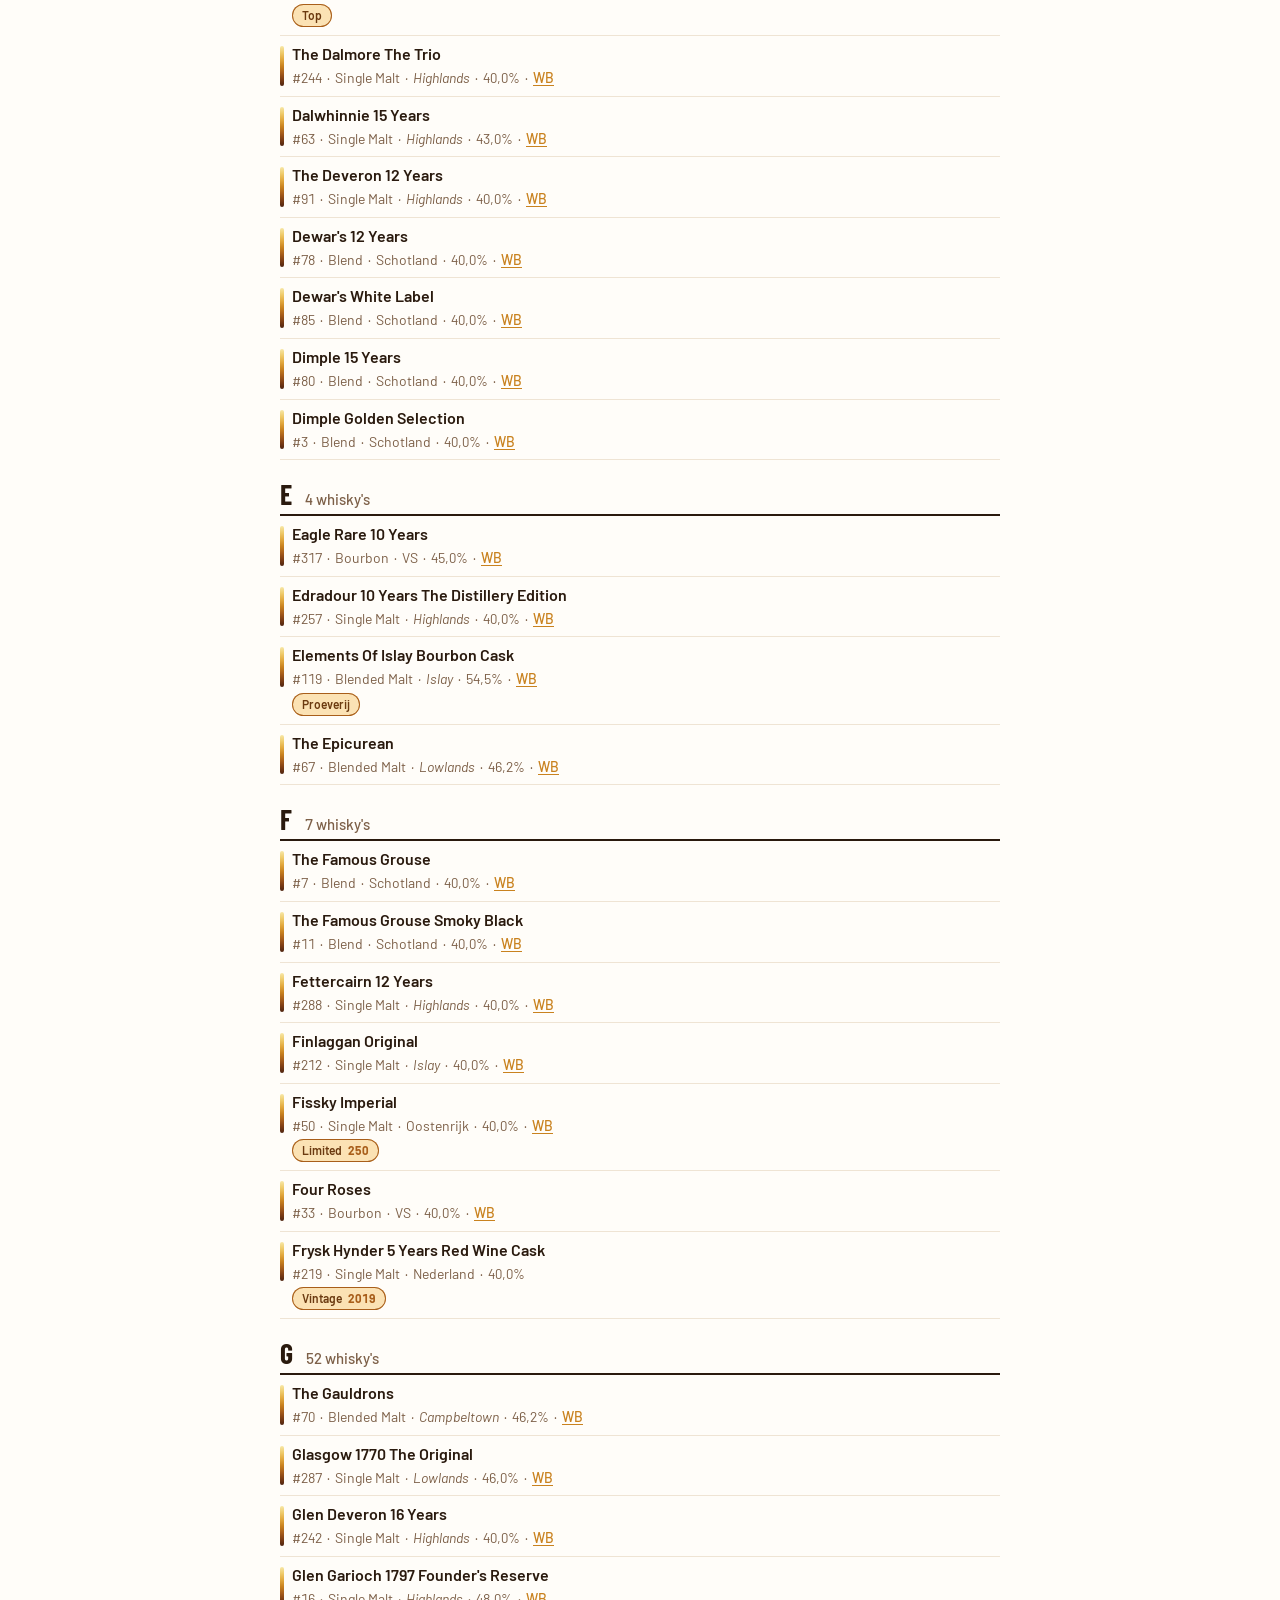
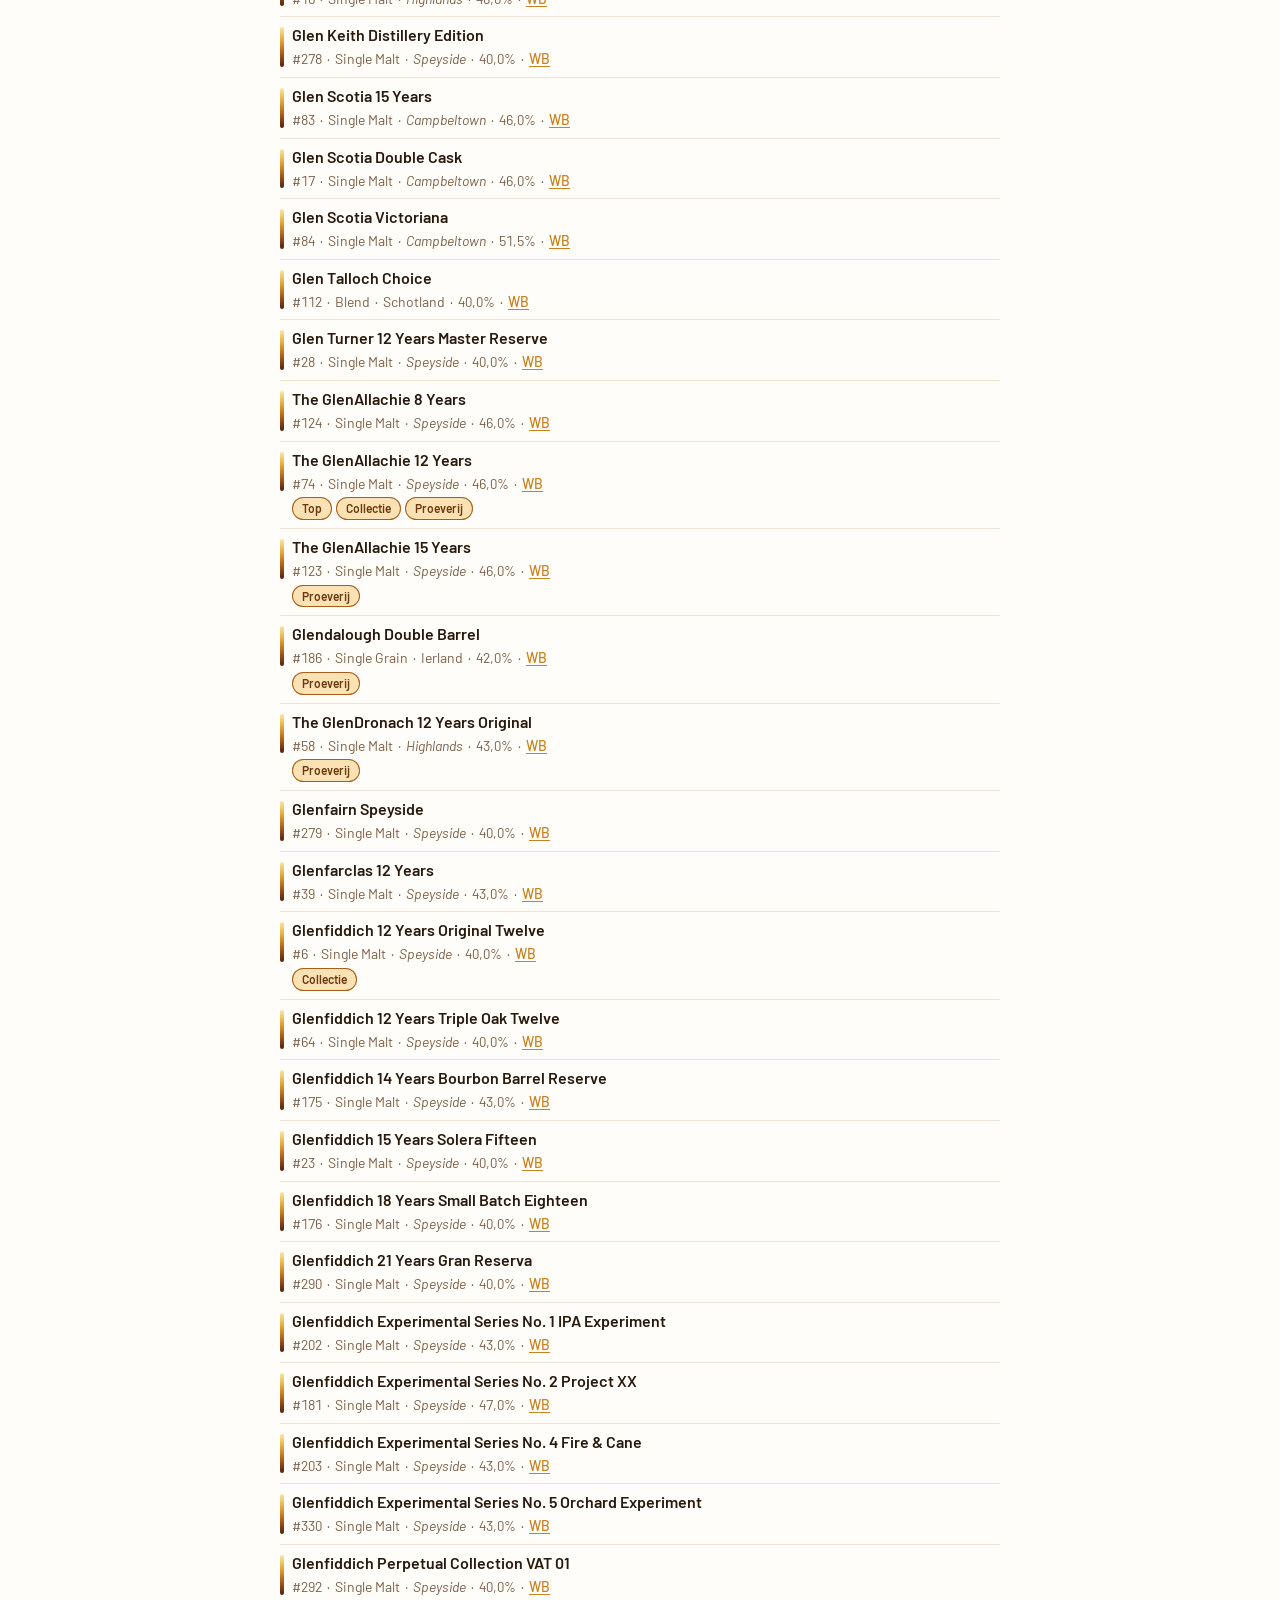
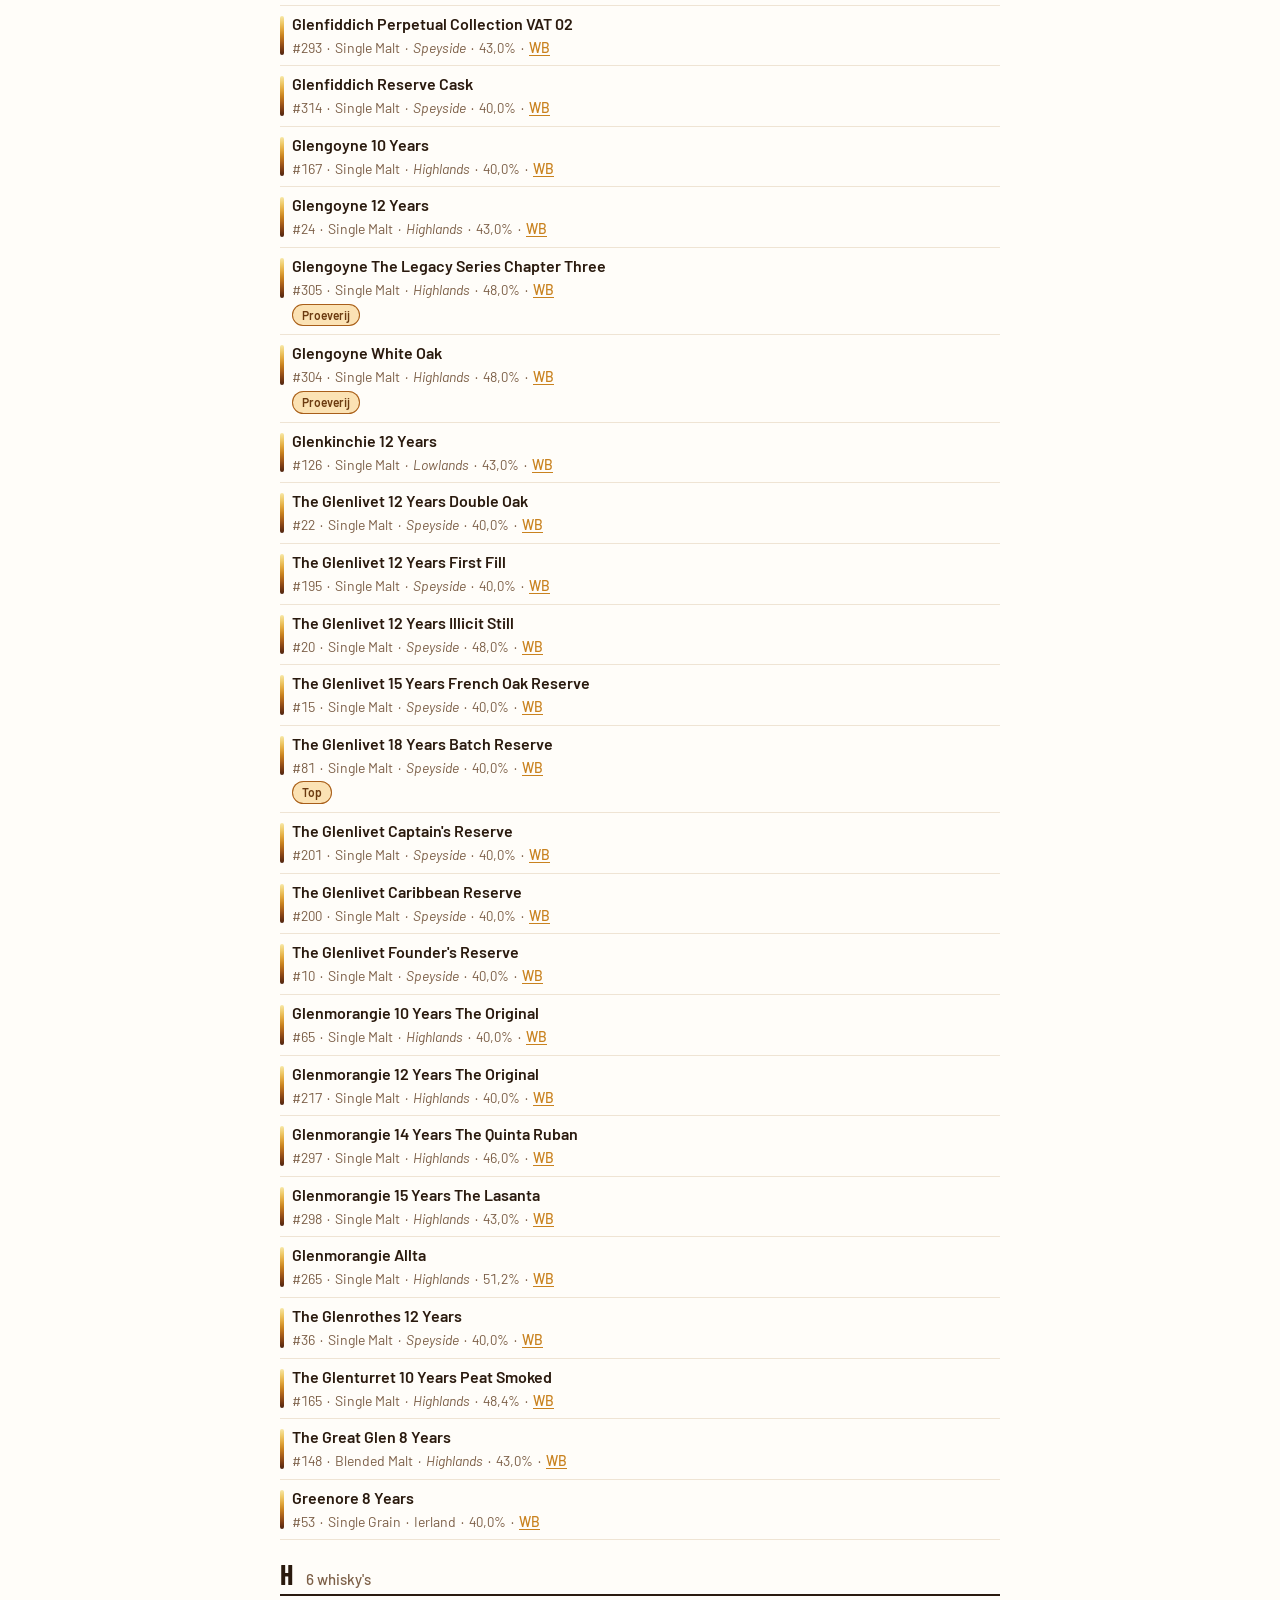
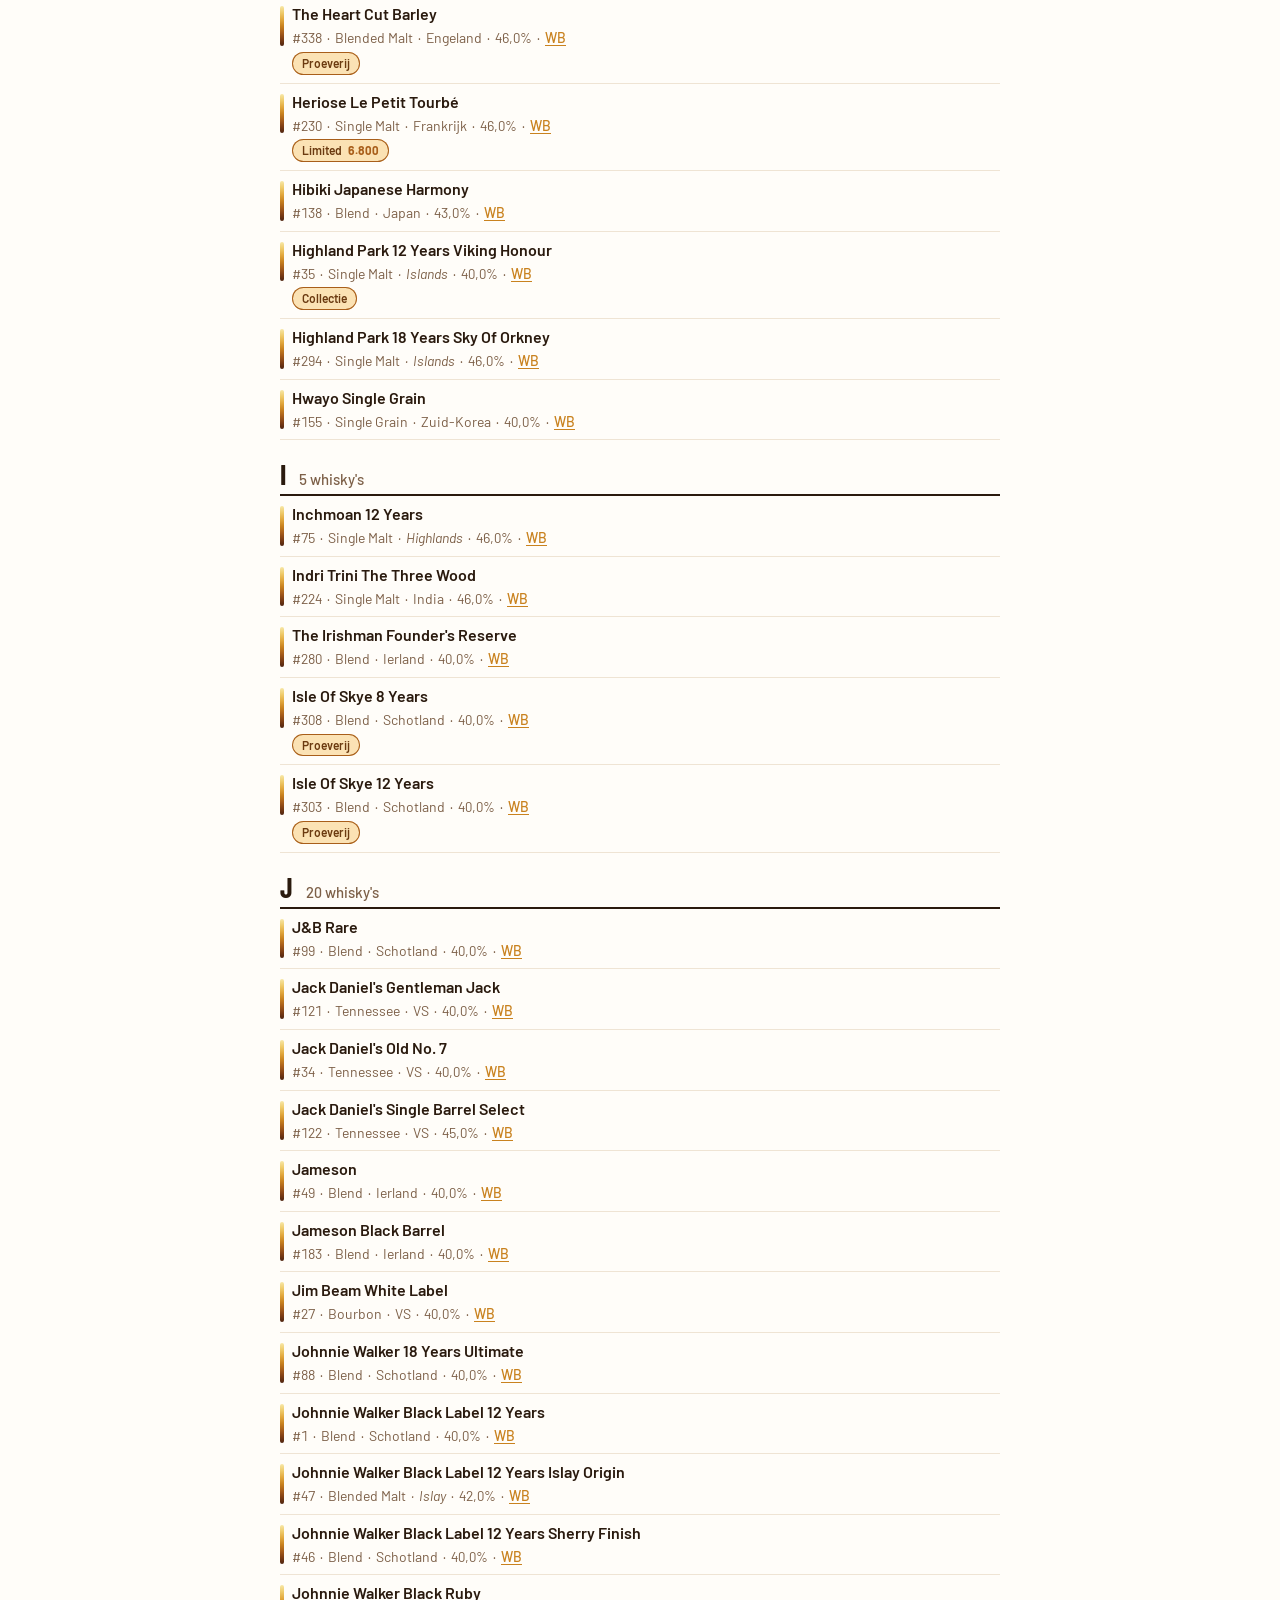
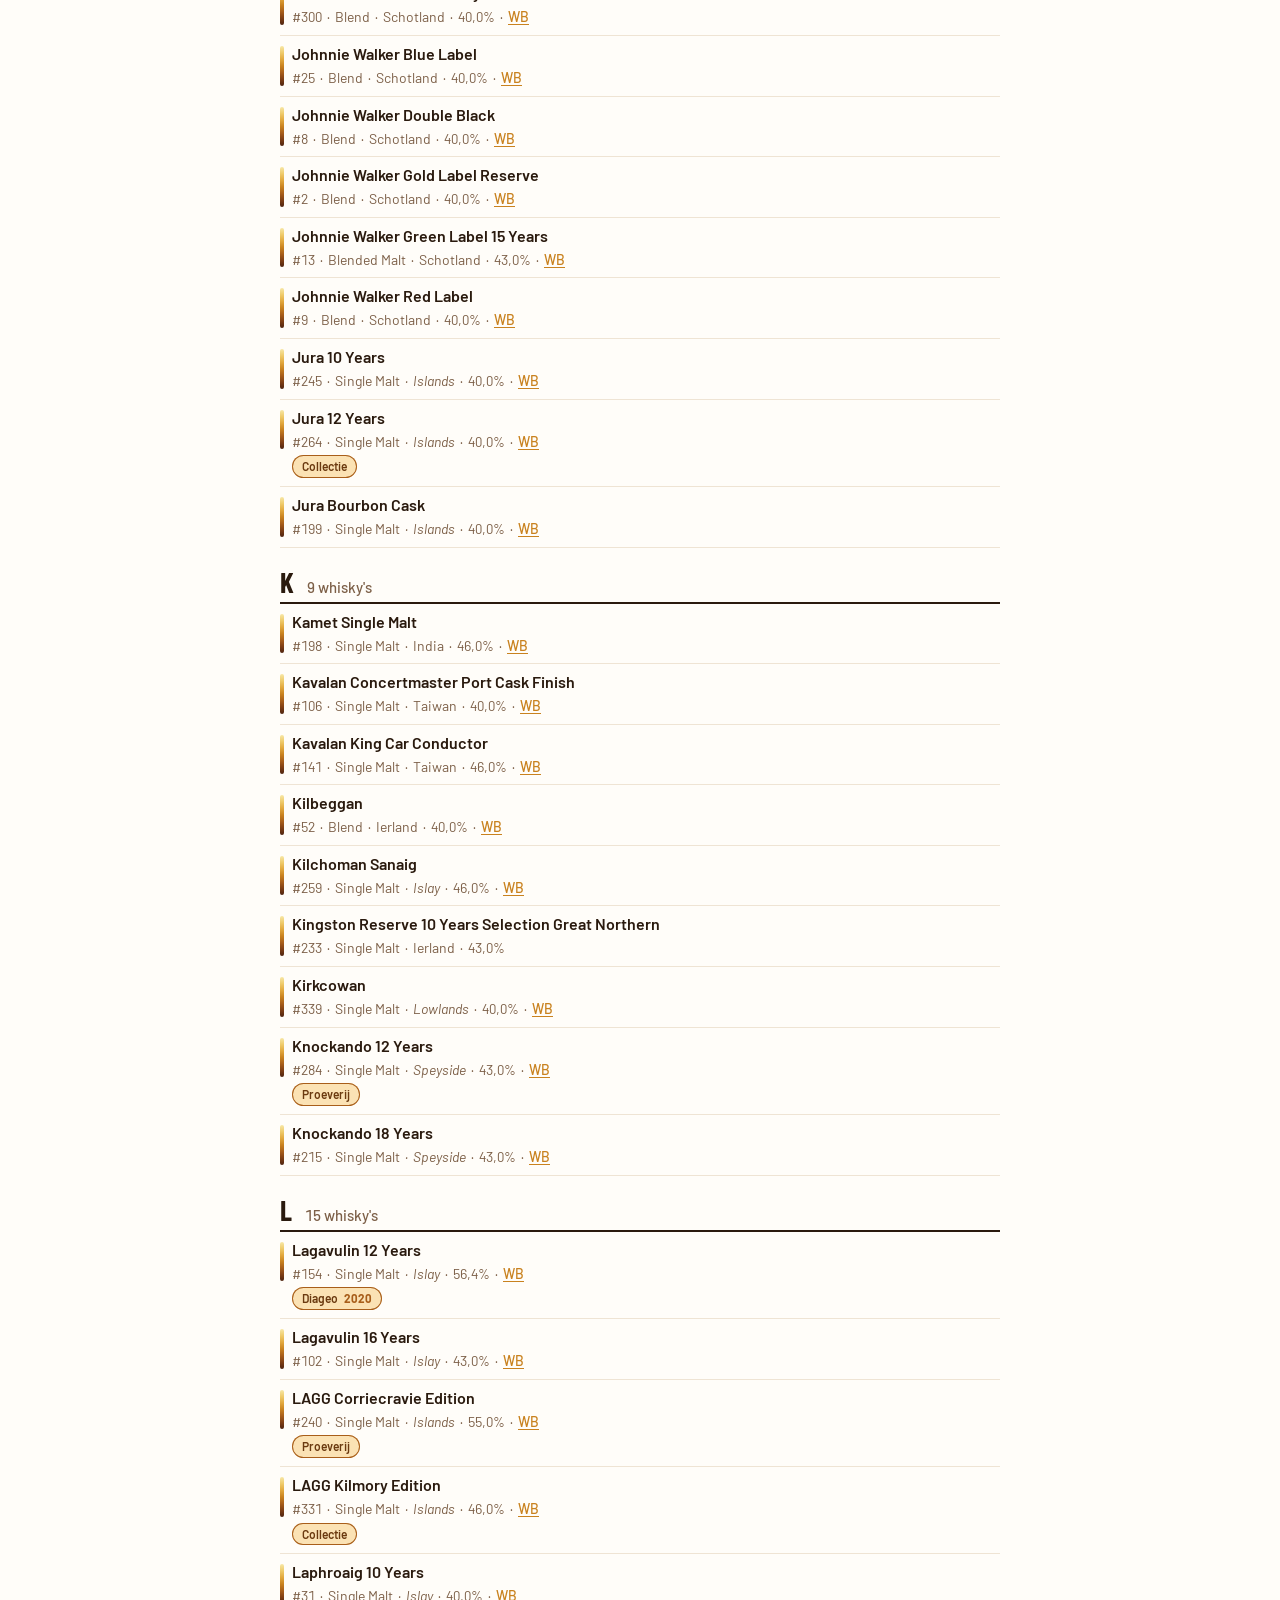
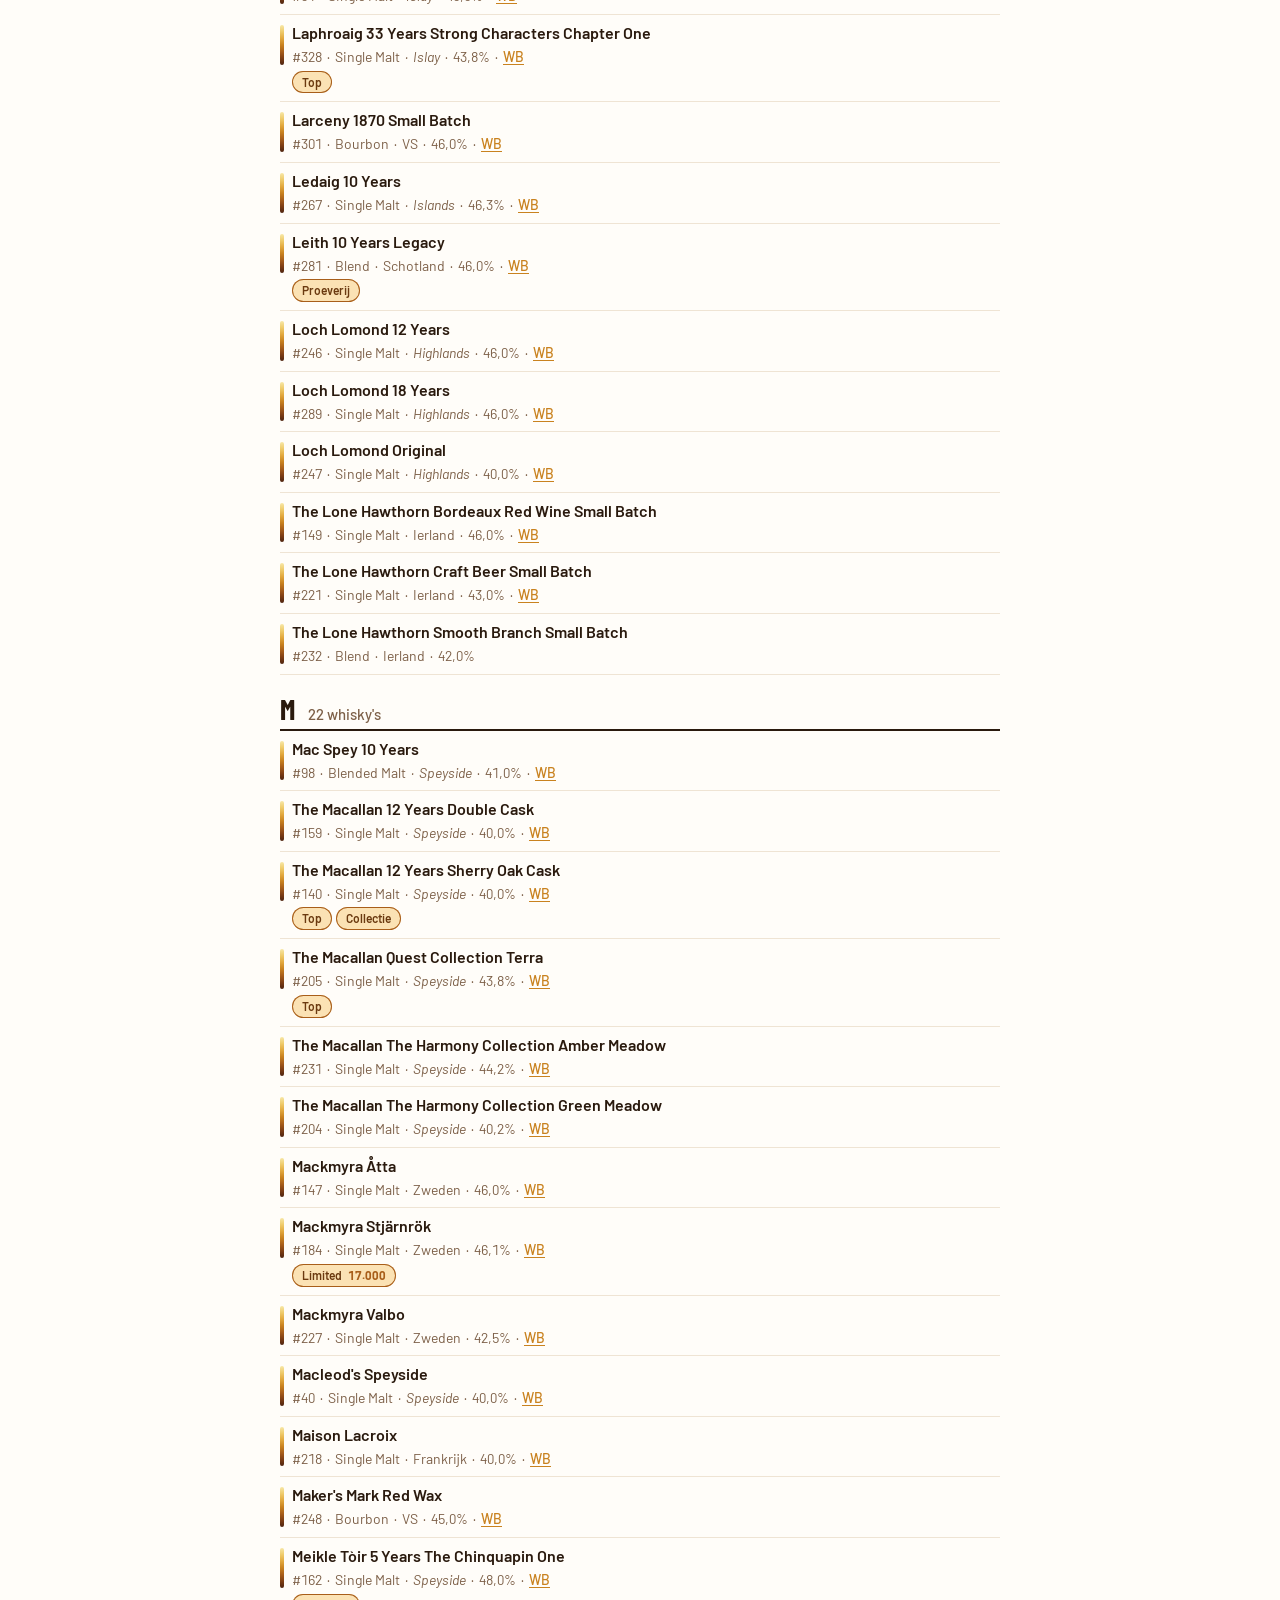
<file: whiskys.html>
<!doctype html>
<html lang="nl">
<head>
<meta charset="utf-8">
<meta name="viewport" content="width=device-width, initial-scale=1, viewport-fit=cover">
<title>Whisky's · WhiskyJacco</title>
<link rel="preconnect" href="https://fonts.googleapis.com">
<link rel="preconnect" href="https://fonts.gstatic.com" crossorigin>
<link rel="stylesheet" href="https://fonts.googleapis.com/css2?family=Barlow+Condensed:wght@500;600;700&family=Barlow:ital,wght@0,400;0,500;0,600;1,400&display=swap">
<link rel="stylesheet" href="assets/style.css?v=2026-10-24-2050">
<link rel="icon" type="image/png" href="assets/hert-goud-2048-vierkant.png">
<link rel="apple-touch-icon" href="assets/hert-goud-2048-vierkant.png">
<!-- Deelgegevens (sinds 24 oktober 2026): tekst en plaatje als een link naar deze pagina wordt gedeeld (WhatsApp, iMessage,
     Facebook, LinkedIn) en voor zoekmachines. Adressen moeten volledig zijn (https://whiskyjacco.nl/…). -->
<meta name="description" content="Alle whisky&#x27;s die Jacco van der Vliet heeft geproefd, met cijfers per soort, leeftijd, sterkte, regio en land.">
<link rel="canonical" href="https://whiskyjacco.nl/whiskys.html">
<meta property="og:type" content="website">
<meta property="og:site_name" content="WhiskyJacco">
<meta property="og:locale" content="nl_NL">
<meta property="og:title" content="Whisky&#x27;s · WhiskyJacco">
<meta property="og:description" content="Alle whisky&#x27;s die Jacco van der Vliet heeft geproefd, met cijfers per soort, leeftijd, sterkte, regio en land.">
<meta property="og:url" content="https://whiskyjacco.nl/whiskys.html">
<meta property="og:image" content="https://whiskyjacco.nl/assets/deel.jpg">
<meta property="og:image:type" content="image/jpeg">
<meta property="og:image:width" content="1200">
<meta property="og:image:height" content="630">
<meta property="og:image:alt" content="Goudkleurig hert met WHISKYJACCO en Today&#x27;s rain is tomorrow&#x27;s whisky">
<meta name="twitter:card" content="summary_large_image">
<style>
/* Bedieningspaneel */
main.wrap { padding-top: 5px; }   /* tussen springbalk en eerste letterkop 30 px zichtbaar (20 kopmarge + 5 + 4 + 1 onder de knoppen) */
.tools { padding-block: 24px 0; display: flex; flex-direction: column; gap: 8px; }
.search { display: flex; flex-direction: column; gap: 4px; }
.lbl { font-family: var(--display); font-size: 14px; font-weight: 600; letter-spacing: .12em; text-transform: uppercase; color: var(--muted); }
.zoekrij { display: flex; align-items: center; gap: 10px; }
.search-box { position: relative; flex: 1; min-width: 0; }
/* Vierkante knop rechts naast het zoekveld (zelfde hoeken als het zoekveld): pijl omhoog = oplopend, omlaag = aflopend */
.richting {
  flex: none; width: 46px; height: 46px; border-radius: 10px;
  border: 1px solid var(--on-bg); background: var(--on-bg); color: var(--on-fg);
  display: flex; align-items: center; justify-content: center; cursor: pointer;
  transition: background-color .15s, border-color .15s, color .15s;
}
/* Pijlknop (sinds 12 oktober 2026, 12:10): altijd donkerbruin vlak en rand (rand = kleur van het vlak), lichte pijlen.
   Twee pijlen naast elkaar; de pijl van de gekozen richting staat links en is helder, de andere is gedimd (.uit, 40%).
   Bij aanwijzen met de muis wisselen ze om: de gedimde pijl licht op en de heldere dimt (een voorproefje van wat een klik
   doet); vlak en rand blijven donkerbruin. Oplopend ↑↓, aflopend ↓↑; bij een klik ruilen ze van plek (sinds 11 oktober
   2026, 19:00). (12 oktober 11:15–12:10: eerst koperbruin, toen grijsbruine rand bij aanwijzen.) */
.richting svg path { transition: opacity .15s; }
.richting svg .uit { opacity: .4; }
@media (hover: hover) { .richting:hover svg .uit { opacity: 1; } .richting:hover svg .aan { opacity: .4; } }
/* Pijlen 2,2 px dik, even dik op het scherm als de ene pijl op Netlify (2,4 in een tekening van 24, getoond op 22 px)
   (sinds 12 oktober 2026; 11 oktober 19:00 tot 12 oktober 1 px) */
.richting svg { width: 28px; height: 24px; stroke: currentColor; fill: none; stroke-width: 2.2; stroke-linecap: round; stroke-linejoin: round; }
.search-box svg { position: absolute; left: 14px; top: 50%; transform: translateY(-50%); width: 20px; height: 20px; stroke: var(--muted); fill: none; stroke-width: 2; pointer-events: none; }
#zoek {
  width: 100%; min-height: 46px; padding: 0 16px 0 44px;
  border: 1px solid var(--line); border-radius: 10px;
  background: var(--surface); color: var(--ink);
  font: inherit; font-size: 17px;
}
#zoek::placeholder { color: var(--muted); opacity: .8; }
#zoek:focus { outline: 2px solid var(--sage); outline-offset: 0; border-color: var(--sage); }

.ctl { display: grid; grid-template-columns: 80px minmax(0, 1fr); align-items: center; gap: 8px 12px; }
@media (max-width: 480px) { .ctl { grid-template-columns: minmax(0, 1fr); gap: 4px; } }
.chips { display: flex; flex-wrap: wrap; gap: 4px; min-width: 0; }
.chips.scroll { flex-wrap: nowrap; overflow-x: auto; scrollbar-width: none; padding-bottom: 0; }   /* geen schuifbalkje (sinds 16 oktober 2026): je schuift gewoon met je vinger */
.chips.scroll::-webkit-scrollbar, .jump ol::-webkit-scrollbar { display: none; }
/* Letterbalk vast onder de menubalk: geen vervaging, alle knoppen volledig zichtbaar (zoals voor 16 oktober 2026) */
.jump.vast ol { -webkit-mask-image: none; mask-image: none; }
.chip {
  flex: 0 0 auto;
  min-height: 40px; padding: 0 14px;
  border: 1px solid var(--line); border-radius: 999px;
  background: var(--surface); color: var(--ink);
  font-size: 15px; font-weight: 500; cursor: pointer;
  display: inline-flex; align-items: center; gap: 6px;
  white-space: nowrap;
  transition: background-color .15s, border-color .15s, color .15s;
}
.chip .c { font-size: 13px; color: var(--muted); font-variant-numeric: tabular-nums; }
/* Knoppen (chips en springknoppen), sinds 12 oktober 2026 terug naar de Netlify-versie: in rust een lijnbeige rand van
   1 px; aanwijzen met de muis = alleen de rand grijsbruin; aangeklikt = donkerbruin vlak én rand met lichte tekst.
   Behouden van 11 oktober: zachte overgang (0,15 s) en aanwijzen alleen bij een muis ((hover: hover)), zodat een
   aangetikte knop op een telefoon niet blijft hangen. (11 oktober 18:45 tot 12 oktober: amber rand, donkerbruin bij aanwijzen.) */
.chip[aria-pressed="true"] { background: var(--on-bg); border-color: var(--on-bg); color: var(--on-fg); }
@media (hover: hover) { .chip:hover { border-color: var(--muted); } }
.chip[aria-pressed="true"] .c { color: inherit; opacity: .75; }

.resultbar { display: flex; align-items: center; justify-content: space-between; gap: 12px; padding-block: 0 4px; }
.count { font-size: 15px; color: var(--muted); font-variant-numeric: tabular-nums; }
.count b { color: var(--ink); }
.reset { min-height: 40px; padding: 0 4px; border: 0; background: none; color: var(--muted); text-decoration: underline; text-underline-offset: 3px; cursor: pointer; font-size: 15px; }
.reset:hover { color: var(--ink); }

/* Springbalk */
.jump {
  position: sticky;
  top: var(--top-h, 64px);   /* direct onder de menubalk; de kleurschaal hoort sinds 12 oktober 2026 bij de menubalk */
  z-index: 5;
  background: var(--bg);
  border-bottom: 1px solid var(--line);
}
.jump .wrap { padding-block: 4px; }
/* Strookje boven de springbalk, onder de menubalk (die ligt erboven): dekt elke haarlijn af waar tekst doorheen kan schijnen */
.jump::before { content: ""; position: absolute; left: 0; right: 0; top: -3px; height: 3px; background: var(--bg); }
.jump ol { list-style: none; margin: 0; padding: 0; display: flex; gap: 4px; flex-wrap: nowrap; overflow-x: auto; scrollbar-width: none; }
.jump li { flex: 0 0 auto; }
@media (min-width: 561px) { .jump ol.letters { flex-wrap: wrap; overflow: visible; } }
.jump button {
  min-width: 44px; height: 44px; padding: 0 12px;
  border-radius: 10px; border: 1px solid var(--line);
  background: var(--surface); color: var(--ink);
  font-family: var(--display); font-size: 18px; font-weight: 600; white-space: nowrap;
  cursor: pointer;
  transition: background-color .15s, color .15s, border-color .15s;
}
.jump ol.letters button { width: 44px; padding: 0; font-size: 20px; }
/* Springknoppen: zelfde gedrag als de chips (lijnbeige rand, grijsbruine rand bij aanwijzen, donkerbruin aangeklikt);
   hoeken 10 px zoals alle vakken op de site */
.jump button[aria-current="true"] { background: var(--on-bg); border-color: var(--on-bg); color: var(--on-fg); }
@media (hover: hover) { .jump button:hover:not(:disabled) { border-color: var(--muted); } }
/* Letter zonder whisky's: alleen een grijze letter, zonder rand en zonder vlak (sinds 12 oktober 2026 weer zoals op Netlify) */
.jump button:disabled { background: transparent; color: var(--btn-off); border-color: transparent; cursor: default; }

.empty { margin: 32px 0; padding: 20px; border-radius: 10px; background: var(--wash); display: flex; flex-direction: column; align-items: flex-start; gap: 8px; }
.empty p { margin: 0; font-size: 17px; }
.empty .reset { padding: 0; }
</style>
</head>
<body>
<div class="topnav" id="topnav">
  <div class="wrap">
    <div class="topbar">
      <a class="brand" href="index.html">WHISKYJACCO</a>
      <nav class="mainnav" aria-label="Hoofdmenu">
        <a href="index.html" data-t="Home">Home</a>
        <a href="whiskys.html" aria-current="page" data-t="Whisky's">Whisky's</a>
        <a href="top.html" data-t="Top">Top</a>
        <a href="collectie.html" data-t="Collectie">Collectie</a>
        <a href="proeverijen.html" data-t="Proeverijen">Proeverijen</a>
      </nav>
    </div>
  </div>
</div>
<!-- Geen zichtbare titel en ondertitel meer (sinds 12 oktober 2026): alleen voor schermlezers -->
<h1 class="sr">Whisky's</h1>
<p class="sr" id="sub"></p>
<section class="wrap tools" aria-label="Zoeken, sorteren en filteren">
  <div class="search">
    <label class="lbl" for="zoek">Zoeken</label>
    <div class="zoekrij">
      <div class="search-box">
        <svg viewBox="0 0 24 24" aria-hidden="true"><circle cx="11" cy="11" r="7"/><path d="M20 20l-4-4"/></svg>
        <input id="zoek" type="search" placeholder="Naam, soort, land of nummer" autocomplete="off" spellcheck="false">
      </div>
      <button type="button" class="richting" id="dir"></button>
    </div>
  </div>
  <div class="ctl">
    <span class="lbl" id="lbl-sort">Sorteren</span>
    <div class="chips scroll" role="group" aria-labelledby="lbl-sort" id="sorts"></div>
  </div>
  <div class="ctl">
    <span class="lbl" id="lbl-toon">Labels</span>
    <div class="chips" role="group" aria-labelledby="lbl-toon" id="toon"></div>
  </div>
  <div class="resultbar">
    <span class="count" id="count" aria-live="polite"></span>
    <button type="button" class="reset" id="reset" hidden>Alles wissen</button>
  </div>
</section>

<div class="jump" id="jumpbar">
  <div class="wrap">
    <ol id="jump" aria-label="Spring naar groep"></ol>
  </div>
</div>

<main class="wrap">
  <div id="list"></div>
</main>

<footer class="site-foot"><div class="wrap"><span class="voet-merk">WhiskyJacco © Jacco van der Vliet</span></div></footer>
<script src="assets/data.js?v=2026-10-25-1010"></script>
<script src="assets/bron.js?v=2026-10-25-1010"></script>
<script src="assets/wj.js?v=2026-10-25-1010"></script>
<script>
wjKlaar.then(function (WJ) {
const { whiskys: WHISKYS, LABELS, norm, esc, slug, vergelijk, abvText } = WJ;
const sortNaam = n => n.replace(/^the\s+/i, "");
// ABV-groepen per heel procent: 43,2 en 43,8 vallen allebei onder 43%
const abvGroep = v => String(Math.floor(v + 1e-9));
// Nummer (volgorde geproefd): groepen van 50 nummers (1–50, 51–100, …)
const NR_STAP = 50;
const NR_MAX = Math.max(...WHISKYS.map(w => w.nr));
const nrGroep = n => String(Math.floor((n - 1) / NR_STAP));
const nrLabel = g => { const van = g * NR_STAP + 1; return `${van}–${Math.min(van + NR_STAP - 1, NR_MAX)}`; };

const ALFABET = "ABCDEFGHIJKLMNOPQRSTUVWXYZ".split("");

// Sorteringen: hoe een whisky in een groep valt, en in welke volgorde de groepen staan
const SORTS = {
  az:       { label: "A–Z",      groep: w => { const c = norm(sortNaam(w.naam)).charAt(0).toUpperCase(); return ALFABET.includes(c) ? c : "#"; },
              kop: g => g, knop: g => g, orde: (a, b) => a.localeCompare(b) },
  soort:    { label: "Soort",    groep: w => w.soort, kop: g => g, knop: g => g, orde: (a, b) => a.localeCompare(b, "nl") },
  land:     { label: "Land",     groep: w => w.land,  kop: g => g, knop: g => g, orde: (a, b) => a.localeCompare(b, "nl") },
  abv:      { label: "ABV",      groep: w => abvGroep(w.abv), kop: g => `${g}%`, knop: g => `${g}%`, orde: (a, b) => a - b, binnen: (a, b) => a.abv - b.abv },
  leeftijd: { label: "Leeftijd", groep: w => w.leeftijd == null ? "NAS" : String(w.leeftijd),
              kop: g => g === "NAS" ? "Zonder leeftijd" : `${g} jaar`, knop: g => g === "NAS" ? "Zonder" : `${g} j`,
              orde: (a, b) => a === "NAS" ? 1 : b === "NAS" ? -1 : a - b, nasLaatst: true },
  geproefd: { label: "Nummer", groep: w => nrGroep(w.nr), kop: g => `Nr. ${nrLabel(g)}`, knop: g => nrLabel(g),
              orde: (a, b) => a - b, binnen: (a, b) => a.nr - b.nr, standaardAflopend: true }
};

const state = { q: "", sort: "az", oplopend: true, land: null, labels: new Set() };

// Vaste knoppen opbouwen
const $ = id => document.getElementById(id);
const sortsEl = $("sorts"), toonEl = $("toon");

const telLand = {};
WHISKYS.forEach(w => { telLand[w.land] = (telLand[w.land] || 0) + 1; });
const LANDEN = Object.keys(telLand).sort((a, b) => telLand[b] - telLand[a] || a.localeCompare(b, "nl"));

// Twee pijlen naast elkaar; de pijl van de gekozen richting links (oplopend ↑↓, aflopend ↓↑)
// De linker pijl (gekozen richting) heet "aan" en is helder; de rechter heet "uit" en is gedimd
const PIJL_OP = x => `<path class="${x > 14 ? "uit" : "aan"}" d="M${x} 20V4M${x - 4.5} 8.5L${x} 4l4.5 4.5"/>`;
const PIJL_NEER = x => `<path class="${x > 14 ? "uit" : "aan"}" d="M${x} 4v16M${x - 4.5} 15.5L${x} 20l4.5-4.5"/>`;
// Pijlen op 7 en 21 (was 8 en 20), zodat de punten bij de dikkere lijn (2,2 px, sinds 12 oktober 2026) niet tegen elkaar komen
const arrow = up => `<svg viewBox="0 0 28 24" aria-hidden="true">${up ? PIJL_OP(7) + PIJL_NEER(21) : PIJL_NEER(7) + PIJL_OP(21)}</svg>`;

function bouwKnoppen() {
  sortsEl.innerHTML = Object.entries(SORTS).map(([k, s]) =>
    `<button type="button" class="chip" data-sort="${k}" aria-pressed="${state.sort === k}">${s.label}</button>`
  ).join("");
  const dir = $("dir");
  dir.innerHTML = arrow(state.oplopend);
  dir.setAttribute("aria-label", state.oplopend ? "Oplopend, klik voor aflopend" : "Aflopend, klik voor oplopend");
  dir.title = state.oplopend ? "Oplopend" : "Aflopend";

  toonEl.innerHTML = LABELS.map(l => {
    const n = WHISKYS.filter(w => w.tags.includes(l.tag)).length;
    return `<button type="button" class="chip" data-toon="${l.key}" aria-pressed="${state.labels.has(l.key)}">${l.tag} <span class="c">${n}</span></button>`;
  }).join("");
}

sortsEl.addEventListener("click", e => {
  const b = e.target.closest("button[data-sort]"); if (!b) return;
  state.sort = b.dataset.sort; state.oplopend = !SORTS[state.sort].standaardAflopend;
  update(true);
});
$("dir").addEventListener("click", () => { state.oplopend = !state.oplopend; update(true); });
toonEl.addEventListener("click", e => {
  const b = e.target.closest("button[data-toon]"); if (!b) return;
  const k = b.dataset.toon; state.labels.has(k) ? state.labels.delete(k) : state.labels.add(k);
  update(true);
});
$("zoek").addEventListener("input", e => { state.q = e.target.value; update(false); });

function wissen() {
  Object.assign(state, { q: "", land: null }); state.labels.clear();
  $("zoek").value = "";
  update(true);
}
$("reset").addEventListener("click", wissen);

// Zoekterm in de naam markeren
function markeer(naam, q) {
  if (!q) return esc(naam);
  const i = norm(naam).indexOf(norm(q));
  if (i < 0 || norm(naam).length !== naam.length) return esc(naam);
  return esc(naam.slice(0, i)) + "<mark>" + esc(naam.slice(i, i + q.length)) + "</mark>" + esc(naam.slice(i + q.length));
}

const list = $("list"), jump = $("jump");

function update(knoppenOok) {
  if (knoppenOok) bouwKnoppen();
  const q = state.q.trim();
  const delen = norm(q).split(/\s+/).filter(Boolean);
  const S = SORTS[state.sort];

  const hits = WHISKYS.filter(w =>
    (!state.land || w.land === state.land) &&
    LABELS.every(l => !state.labels.has(l.key) || w.tags.includes(l.tag)) &&
    delen.every(d => /^#\d+$/.test(d) ? String(w.nr) === d.slice(1) : /^\d+$/.test(d) ? String(w.nr) === d || w.zoek.includes(d) : w.zoek.includes(d))
  );

  // Groeperen
  const groepen = new Map();
  hits.forEach(w => { const g = S.groep(w); if (!groepen.has(g)) groepen.set(g, []); groepen.get(g).push(w); });
  let sleutels = [...groepen.keys()].sort(S.orde);
  if (!state.oplopend) {
    sleutels.reverse();
    if (S.nasLaatst && sleutels[0] === "NAS") sleutels.push(sleutels.shift());
  }
  const richting = state.oplopend ? 1 : -1;
  const binnen = S.binnen
    ? (a, b) => richting * S.binnen(a, b) || vergelijk(a.naam, b.naam)
    : state.sort === "az" ? (a, b) => richting * vergelijk(a.naam, b.naam) : (a, b) => vergelijk(a.naam, b.naam);

  // Teller en wisknop
  const gefilterd = q || state.land || state.labels.size;
  $("count").innerHTML = gefilterd
    ? `<b>${hits.length}</b> van ${WHISKYS.length} whisky's`
    : `<b>${WHISKYS.length}</b> whisky's`;
  $("reset").hidden = !gefilterd;
  $("sub").textContent = `${WHISKYS.length} ${WHISKYS.length === 1 ? "whisky" : "whisky's"} · ${LANDEN.length} ${LANDEN.length === 1 ? "land" : "landen"}`;

  // Lijst
  if (!hits.length) {
    list.innerHTML = `<div class="empty"><p>Geen whisky gevonden${q ? ` voor “${esc(q)}”` : ""}.</p><button type="button" class="reset" data-wis>Zoekopdracht en filters wissen</button></div>`;
  } else {
    list.innerHTML = sleutels.map((g, gi) => {
      const items = groepen.get(g).sort(binnen);
      return `<section class="group" id="groep-${gi}" data-g="${esc(g)}" aria-labelledby="h-${gi}">
        <h2 id="h-${gi}"><span class="l">${esc(S.kop(g))}</span><span class="n">${items.length} ${items.length === 1 ? "whisky" : "whisky's"}</span></h2>
        <ul class="wl">${items.map(w => WJ.regel(w, { naamHtml: markeer(w.toon, q) })).join("")}
        </ul>
      </section>`;
    }).join("");
  }

  // Springbalk: alleen de groepen die er zijn; bij A–Z dus alleen de letters waar een whisky bij staat (sinds 16 oktober 2026; eerst het hele alfabet met grijze lege letters)
  if (state.sort === "az") {
    jump.className = "letters";
    const letters = [...ALFABET];
    if (groepen.has("#")) letters.push("#");
    for (let i = letters.length - 1; i >= 0; i--) if (sleutels.indexOf(letters[i]) < 0) letters.splice(i, 1);
    const volgorde = state.oplopend ? letters : letters.slice().reverse();
    jump.innerHTML = volgorde.map(l => {
      const gi = sleutels.indexOf(l);
      return `<li><button type="button" ${gi < 0 ? "disabled" : `data-doel="groep-${gi}"`} aria-label="Spring naar ${l}">${l}</button></li>`;
    }).join("");
  } else {
    jump.className = "";
    jump.innerHTML = sleutels.map((g, gi) =>
      `<li><button type="button" data-doel="groep-${gi}" aria-label="Spring naar ${esc(S.kop(g))}">${esc(S.knop(g))}</button></li>`
    ).join("");
  }
  $("jumpbar").hidden = !hits.length;

  zetBalkHoogte();
  // Bij een nieuwe sortering of filter: terug naar het begin van de lijst als je er al voorbij was
  if (knoppenOok) {
    const top = list.getBoundingClientRect().top;
    if (top < 0) list.scrollIntoView({ block: "start" });
  }
  gekozen = null;   // nieuwe springbalk: een eerder aangeklikte knop telt niet meer
  markeerActief();
}

jump.addEventListener("click", e => {
  const b = e.target.closest("button[data-doel]"); if (!b) return;
  gekozen = b.dataset.doel;   // ook oplichten als de groep niet tot bovenaan kan schuiven (laatste groepen)
  const doel = $(b.dataset.doel);
  if (doel) doel.scrollIntoView({ behavior: matchMedia("(prefers-reduced-motion: reduce)").matches ? "auto" : "smooth", block: "start" });
});

// Knop in de lege staat
list.addEventListener("click", e => { if (e.target.closest("[data-wis]")) wissen(); });

// Plakkende balk: ruimte reserveren en actieve groep oplichten
const bar = $("jumpbar");
function zetBalkHoogte() { document.documentElement.style.setProperty("--bar-h", (bar.offsetHeight + 8) + "px"); }
let actief = null;
// Aangeklikte knop in de springbalk. Een groep onderaan de lijst komt nooit tot bovenaan, dus zonder dit bleef de
// vorige knop donker. Onderaan de pagina telt daarom de aangeklikte groep; is die groep gewoon bereikt, of schuif
// je weer omhoog, dan geldt weer de groep die bovenaan staat.
let gekozen = null;
function markeerActief() {
  // Zodra de letterbalk vastzit onder de menubalk (klasse "vast") stopt de vervaging en is alles zichtbaar (sinds 17 oktober 2026)
  bar.classList.toggle("vast", bar.getBoundingClientRect().top <= (parseFloat(getComputedStyle(document.documentElement).getPropertyValue("--top-h")) || 0) + 0.5);
  const grens = bar.getBoundingClientRect().bottom + 12;
  let cur = null;
  for (const s of list.querySelectorAll(".group")) { if (s.getBoundingClientRect().top <= grens) cur = s.id; else break; }
  if (gekozen) {
    const onderaan = window.innerHeight + window.scrollY >= document.documentElement.scrollHeight - 2;
    if (cur === gekozen) gekozen = null;
    else if (onderaan && $(gekozen)) cur = gekozen;
  }
  jump.querySelectorAll("button[data-doel]").forEach(b => {
    const on = b.dataset.doel === cur;
    if (on) b.setAttribute("aria-current", "true"); else b.removeAttribute("aria-current");
    if (on && cur !== actief) {
      // De gekozen knop staat bij het scrollen helemaal links in de balk (de balk vervaagt niet meer als hij vastzit; 17 oktober 2026, terug naar de stand van voor de vervaging)
      const ol = jump, br = b.getBoundingClientRect(), or = ol.getBoundingClientRect();
      if (br.left < or.left || br.right > or.right) ol.scrollLeft += br.left - or.left;
    }
  });
  actief = cur;
}
window.addEventListener("scroll", markeerActief, { passive: true });
window.addEventListener("resize", () => { zetBalkHoogte(); markeerActief(); });

// Direct openen in een bepaalde stand via een link, bijvoorbeeld whiskys.html#top, #collectie, #proeverij, #limited,
// #vintage, #diageo, #zoek-talisker, #soort, #abv, #leeftijd, #geproefd, en:
//   #soort-blend   sorteert op soort (oplopend) en springt naar Blend
//   #land-japan    sorteert op land (oplopend) en springt naar Japan (vroeger: alleen Japan tonen)
//   #leeftijd-af   sorteert op leeftijd, aflopend (zonder leeftijd blijft onderaan)
//   #leeftijd-12   idem, en springt naar 12 jaar
//   #abv-af        sorteert op ABV, aflopend
//   #abv-43        idem, en springt naar 43%
let springNaar = null;
function leesAnker() {
  const h = decodeURIComponent(location.hash.slice(1)).toLowerCase();
  if (!h) return;
  if (SORTS[h]) { state.sort = h; state.oplopend = !SORTS[h].standaardAflopend; }
  else if (LABELS.some(l => l.key === h)) state.labels.add(h);
  else if (h.startsWith("land-")) { state.sort = "land"; state.oplopend = true; springNaar = h.slice(5); }
  else if (/^(leeftijd|abv)-(af|\d+)$/.test(h)) {
    const [, s, d] = h.match(/^(leeftijd|abv)-(af|\d+)$/);
    state.sort = s; state.oplopend = false; springNaar = d === "af" ? null : d;
  }
  else if (h.startsWith("zoek-")) { state.q = h.slice(5).replace(/-/g, " "); $("zoek").value = state.q; }
  else if (h.startsWith("soort-")) { state.sort = "soort"; state.oplopend = true; springNaar = h.slice(6); }
}
function spring() {
  if (!springNaar) return;
  const doel = springNaar;
  springNaar = null;
  WJ.springNaar(() => [...list.querySelectorAll(".group")].find(g => slug(g.dataset.g) === doel));
}
leesAnker();
update(true);
spring();
window.addEventListener("hashchange", () => { leesAnker(); update(true); spring(); });
});
</script>

</body>
</html>
</file>
<file: assets/style.css>
/* WhiskyJacco – Amberschaal
   Lichte amberkop met de kleurschaal van whisky eronder, lichte ondergrond, één kolom.
   Altijd licht thema, ongeacht de instelling van het apparaat.
   Gepubliceerd via GitHub Pages (repository whiskyjacco/whiskyjacco), sinds 8 oktober 2026. */
:root {
  --bg: #FFFDF9;
  --surface: #FFF6E8;
  --ink: #2A1A0E;
  --muted: #7D6048;
  --sage: #C9821F;            /* accent (naam behouden voor bestaande pagina's) */
  --amber: #C9821F;
  --line: #EFE4D4;
  --wash: #FBEED8;
  --head-bg: linear-gradient(160deg, #FFF3DC 0%, #FBE2B4 55%, #F4CC8A 100%);
  --head-fg: #2A1A0E;
  --head-muted: #6B4A2C;
  --tag-bg: #FBE2B4;
  --tag-fg: #6B3A10;
  --on-bg: #2A1A0E;
  --on-fg: #FFF6E8;
  --btn-off: #CDB9A0;
  --mark: #F7E19A;
  --bar: #A85E1A;
  --bar-soft: #E2A83D;
  --track: #F3E7D3;
  --schaal-h: 10px;
  --titel-fs: clamp(44px, 9vw, 64px);   /* grootte van de paginatitel */
  --kop-ruimte: calc(5.7px + 0.2 * var(--titel-fs));   /* zichtbare ruimte tussen menubalk en titel; ook gebruikt in de voet */
  --schaal: linear-gradient(90deg, #F7E7A6, #EFCB6B, #E2A83D, #C9821F, #A85E1A, #7E3E14, #4E2410);
  --schaal-v: linear-gradient(180deg, #F7E7A6, #EFCB6B, #E2A83D, #C9821F, #A85E1A, #7E3E14, #4E2410);   /* zelfde schaal, van boven (licht) naar onder (donker) */
  --display: 'Barlow Condensed', 'Arial Narrow', 'Roboto Condensed', sans-serif;
  --body: 'Barlow', 'Segoe UI', system-ui, sans-serif;
  color-scheme: light;
}

* { box-sizing: border-box; }
html { background: var(--bg); }
body {
  margin: 0;
  background: var(--bg);
  color: var(--ink);
  font-family: var(--body);
  font-size: 16px;
  line-height: 1.4;
}
.wrap { max-width: 760px; margin: 0 auto; padding-inline: 20px; }
button { font: inherit; color: inherit; }
a { color: var(--muted); }
a:hover { color: var(--ink); }
:focus-visible { outline: 2px solid var(--sage); outline-offset: 2px; }
.sr { position: absolute; width: 1px; height: 1px; overflow: hidden; clip: rect(0 0 0 0); white-space: nowrap; }

/* Kop */
.site-head { background: var(--head-bg); color: var(--head-fg); position: relative; }
/* Kleurschaal: vast onderaan de menubalk, altijd zichtbaar (sinds 12 oktober 2026; daarvoor een losse band onder de
   paginatitel die bij het scrollen onder het menu bleef hangen). Er is geen zichtbare paginatitel en ondertitel meer. */
.topnav::after { content: ""; display: block; height: var(--schaal-h); background: var(--schaal); }
/* Ruimte onder de ondertitel tot de kleurschaal = ruimte boven de titel tot de menubalk.
   De ruimte boven de titel groeit mee met de lettergrootte van de titel, dus de ruimte onder doet dat ook. */
.site-head .wrap { padding-block: 8px calc(3px + 0.156 * var(--titel-fs)); display: flex; flex-direction: column; gap: 20px; }

/* Vaste bovenbalk: hert, naam en menu blijven staan bij het scrollen */
html { scroll-padding-top: var(--top-h, 64px); }
.topnav { position: sticky; top: 0; z-index: 20; background: #FFF3DC; color: var(--head-fg); padding-top: env(safe-area-inset-top, 0px); transition: box-shadow .2s, background-color .2s; }
.topnav .wrap { padding-block: 8px; }
.topnav.gescrold { background: rgba(255, 246, 232, .95); -webkit-backdrop-filter: blur(8px); backdrop-filter: blur(8px); }
@media (max-width: 560px) {
  .topnav .wrap { padding-block: 4px; }
  .topnav .mainnav a { min-height: 38px; }
  /* Menu onder WHISKYJACCO (sinds 12 oktober 2026, 18:35), gemeten aan wat je ziet: 13 px van de onderkant van het
     hert (de afbeelding heeft onderaan 1,4 px lege rand) tot de bovenkant van de menuletters, en 13 px van de onderkant
     van de menuletters (zonder staart van de p) tot de kleurschaal. Het hert blijft 34 px. Menubalk 78,6 px +
     kleurschaal 10 px. Eerder die dag geprobeerd: 15 px vanaf het hert; 13 en 15 px vanaf de onderkant van de letters WHISKYJACCO; daarvoor
     25 en 11,5 px (de toen genoemde "9 px" was gemeten tussen de tekstvakken, niet de letters).
     Let op: het aantikvlak van de naam (44 px) valt voor 15 px onder de menuwoorden; die liggen erboven. */
  .topbar { row-gap: 0; }
  .mainnav { margin-top: -15.2px; margin-bottom: -0.2px; }
  .topnav .wrap { padding-bottom: 0; }
}

/* Knop naar boven */
.naarboven {
  position: fixed; z-index: 30;
  right: calc(16px + env(safe-area-inset-right, 0px)); bottom: calc(16px + env(safe-area-inset-bottom, 0px));
  width: 48px; height: 48px; border-radius: 50%; border: 0;
  background: var(--ink); color: var(--on-fg); cursor: pointer;
  display: flex; align-items: center; justify-content: center;
  box-shadow: 0 6px 16px rgba(42, 26, 14, .25);
  opacity: 0; transform: translateY(12px); pointer-events: none;
  transition: opacity .2s, transform .2s, background-color .15s;
}
.naarboven.toon { opacity: 1; transform: none; pointer-events: auto; }
/* Altijd donkerbruin, ook bij aanwijzen of aantikken (sinds 12 oktober 2026; daarvoor koperbruin bij aanwijzen) */
.naarboven svg { width: 22px; height: 22px; stroke: currentColor; fill: none; stroke-width: 2.4; stroke-linecap: round; stroke-linejoin: round; }
.topbar { display: flex; flex-wrap: wrap; align-items: center; justify-content: space-between; gap: 8px 20px; }
.brand { font-family: var(--display); font-weight: 700; font-size: 22px; letter-spacing: .12em; color: var(--head-fg); text-decoration: none; min-height: 44px; display: flex; align-items: center; gap: 10px; }
.brand::before { content: ""; width: 34px; height: 34px; background: url(hert-goud-2048-vierkant.png) center / contain no-repeat; flex: none; }
.brand:hover { color: var(--head-fg); }
/* Menuwoorden 16 px (sinds 12 oktober 2026, 18:55; daarvoor 15 px), 10 px ertussen (sinds 18:25; daarvoor 16 px).
   Op 360 px eindigt het menu op 330 van 340 px. */
.mainnav { display: flex; flex-wrap: wrap; gap: 0 10px; font-size: 16px; }
.mainnav a { color: var(--head-muted); text-decoration: none; min-height: 44px; display: flex; flex-direction: column; align-items: center; justify-content: center; }
/* Elk menuwoord houdt de breedte van zijn vette versie (onzichtbaar eronder, uit data-t), zodat de woorden niet
   verschuiven als je naar een andere pagina gaat en een ander woord vet wordt (sinds 12 oktober 2026). */
.mainnav a::after { content: attr(data-t); font-weight: 600; height: 0; overflow: hidden; visibility: hidden; }
/* Gekozen menuwoord: donkerbruin en halfvet (600), zonder streepje eronder (sinds 12 oktober 2026; 18:25–18:55 even 700). */
.mainnav a[aria-current="page"] { color: var(--head-fg); font-weight: 600; }
.mainnav a:hover { color: var(--head-fg); }
.page-title { margin: 0; font-family: var(--display); font-weight: 700; font-size: var(--titel-fs, clamp(44px, 9vw, 64px)); line-height: 1; letter-spacing: .04em; text-transform: uppercase; text-wrap: balance; }
.page-sub { margin: 6px 0 0; font-size: 17px; color: var(--head-muted); }
.kop { display: grid; grid-template-columns: auto minmax(0, 1fr); align-items: center; gap: 24px; }
.kop .hert { height: 140px; width: auto; filter: drop-shadow(0 8px 16px rgba(120, 60, 10, .25)); }
@media (max-width: 560px) { .kop { gap: 14px; } .kop .hert { height: 84px; } }

/* Kopjes per groep */
main.wrap { padding-block: 4px 29px; }   /* onder 29 px zichtbare ruimte tot de voet, op elke pagina, gelijk aan boven (sinds 16 oktober 2026; eerst 48) */
.group { scroll-margin-top: var(--bar-h, 16px); }
.group h2 {
  margin: 20px 0 0; padding-bottom: 4px;
  border-bottom: 2px solid var(--ink);
  display: flex; align-items: baseline; flex-wrap: wrap; gap: 4px 12px;
}
/* Groepskop: zelfde stijl als de kopjes op Home (28 px, hoofdletters, letterafstand .04em) */
.group h2 .l { font-family: var(--display); font-size: 28px; font-weight: 700; line-height: 1.05; letter-spacing: .04em; text-transform: uppercase; text-wrap: balance; }
.group h2 .n { font-size: 15px; font-weight: 500; color: var(--muted); font-variant-numeric: tabular-nums; }

/* Whiskyregel: naam, gegevens, labels */
.wl { list-style: none; margin: 0; padding: 0; }
/* Regel als raster: links een kolom van 4 px voor het balkje, 12 px ertussen, zodat de naam op 16 px begint (zoals voorheen) */
.wl > li { padding: 8px 0; border-bottom: 1px solid var(--line); display: grid; grid-template-columns: 4px minmax(0, 1fr); column-gap: 8px; row-gap: 4px; min-width: 0; position: relative; }
.wl > li > * { grid-column: 2; }
/* Balkje voor elke whisky: de kleurschaal (zoals onder 331 op Home), maar staand: boven licht, onder donker.
   Precies zo hoog als de naam en de regel soort · land · ABV eronder (rij 1 en 2); de labels vallen erbuiten.
   Loopt de naam over twee regels, dan groeit het balkje mee. (11 oktober 2026; daarvoor afwisselend amber, lichtamber
   en koperbruin, over de hele hoogte van de regel) */
.wl > li::after { content: ""; grid-column: 1; grid-row: 1 / span 2; margin-block: 2px; border-radius: 2px; background: var(--schaal-v); }
/* Naam 16 px, altijd op één regel; een lange naam schuif je zijwaarts, met een zachte rand waar nog tekst staat
   (sinds 15 oktober 2026, zoals bij Nieuw op Home; daarvoor 17 px en door naar een tweede regel, 30 van de 331 namen).
   Op 360 px passen dan 306 van de 331 namen; 25 schuiven. De randen (--l, --r) zet wj.js (klassen meer-l en meer-r). */
.name {
  font-size: 16px; font-weight: 600; line-height: 1.25;
  white-space: nowrap; overflow-x: auto; overflow-y: hidden; scrollbar-width: none; overscroll-behavior-x: contain; -webkit-overflow-scrolling: touch;
  --l: 0px; --r: 0px;
  -webkit-mask-image: linear-gradient(to right, transparent 0, #000 var(--l), #000 calc(100% - var(--r)), transparent 100%);
          mask-image: linear-gradient(to right, transparent 0, #000 var(--l), #000 calc(100% - var(--r)), transparent 100%);
}
.name::-webkit-scrollbar { display: none; }
.name.meer-r { --r: 28px; }
.name.meer-l { --l: 20px; }
/* Sorteerknoppen en letterbalk op Whisky's: dezelfde zachte rand als de lange namen, zodat je ziet dat er nog meer is om heen te schuiven
   (sinds 16 oktober 2026; zonder schuifbalkje). Randen zet wj.js (klassen meer-l en meer-r). */
.chips.scroll, .jump ol {
  --l: 0px; --r: 0px;
  -webkit-mask-image: linear-gradient(to right, transparent 0, #000 var(--l), #000 calc(100% - var(--r)), transparent 100%);
          mask-image: linear-gradient(to right, transparent 0, #000 var(--l), #000 calc(100% - var(--r)), transparent 100%);
}
.chips.scroll.meer-r, .jump ol.meer-r { --r: 28px; }
.chips.scroll.meer-l, .jump ol.meer-l { --l: 20px; }
/* De naam van een whisky linkt naar zijn detailpagina (whisky.html#nr, sinds 24 oktober 2026): zelfde kleur als de naam,
   geen onderstreping, bij aanwijzen amber. Op Whisky's, Collectie, Proeverijen (wj.js) en Recent op Home. */
a.naam { color: inherit; text-decoration: none; transition: color .15s; }
@media (hover: hover) { a.naam:hover { color: var(--amber); } }
/* Met het toetsenbord: een amber streep onder de naam (een kader rondom zou in de schuifbare regel worden afgesneden) */
a.naam:focus-visible { outline: none; text-decoration: underline; text-decoration-color: var(--amber); text-decoration-thickness: 2px; text-underline-offset: 3px; }
.name mark { background: var(--mark); color: inherit; border-radius: 2px; padding: 0 1px; }
.meta { font-size: 14px; color: var(--muted); font-variant-numeric: tabular-nums; }
/* Ruimte rond de stip 5 px (sinds 12 oktober 2026; was 7 px), zodat op 360 px elke gegevensregel op één regel past.
   Langste regel: Collectie, "2 samples · Single Malt · Schotland · 45,8% · WB", 299 van 304 px (met 7 px: 315). */
.meta span + span::before { content: "·"; margin: 0 5px; }
/* WB-link in amber, halfmedium (500), zoals "Bekijk alle …" op Home (sinds 15 oktober 2026; daarvoor grijsbruin). Onderstreping blijft;
   de stip ervoor blijft grijsbruin en normaal. Kost geen breedte: langste regel op 360 px nog 6 px over. */
/* Schotse regio op de plek van het land (Speyside, Islay …) schuin gedrukt, zodat je ziet dat het een regio is en geen land
   (sinds 23 oktober 2026, 19:30; variant 4 uit WJ testvoorbeeld, pagina Schotland in de regel). Echte cursieve Barlow 400
   (geladen via Google Fonts, ital 1,400). Bij aanwijzen staat "Schotland" (title). */
.regio { font-style: italic; }
.meta .wb { color: var(--amber); font-weight: 500; text-decoration: underline; text-underline-offset: 2px; white-space: nowrap; }
.meta .stip { font-style: normal; margin: 0 5px; color: var(--muted); font-weight: 400; }   /* de stip hoort er niet bij de link: alleen WB is aanklikbaar */
.meta .wb:hover { color: var(--ink); }
/* Labels (sinds 15 oktober 2026): 4 px tussen gegevensregel en labels (alleen de 4 px van het raster) en 4 px tussen labels (was 6 en 6) */
.tags { display: flex; flex-wrap: wrap; gap: 4px; margin-top: 0; }
/* Label: dun koperbruin lijntje rondom (1 px, --bar; sinds 10 oktober 2026), als binnenrand zodat het label niet groter wordt.
   Zelfde lijntje als de binnenste rand van de Top-etiketten. */
.tag { font-size: 12px; font-weight: 600; padding: 3px 10px; border-radius: 999px; background: var(--tag-bg); color: var(--tag-fg); text-decoration: none; box-shadow: inset 0 0 0 1px var(--bar); }
/* Aanwijzen (sinds 11 oktober 2026): vlak één tint donkerder, koperen rand en tekstkleur blijven */
.tag:hover { background: #F4CC8A; color: var(--tag-fg); }
/* Getal in het label (Limited 1.488, Vintage 2016, Diageo 2024): vet in koperbruin, de kleur van de rand
   (sinds 11 oktober 2026, variant D; daarvoor normaal en iets doorzichtig) */
.tag .tag-n { margin-left: 6px; font-weight: 700; color: var(--bar); font-variant-numeric: tabular-nums; }
.note { font-size: 13px; font-weight: 600; color: var(--muted); }

/* Voet */
/* Voet: zelfde achtergrond als de kop, met de kleurschaal erboven en het hert voor de naam */
.site-foot { background: var(--head-bg); color: var(--head-muted); }
.site-foot::before { content: ""; display: block; height: var(--schaal-h); background: var(--schaal); }
/* Voet: boven en onder dezelfde zichtbare ruimte als in de kop (het hert heeft ongeveer 1 px lege rand) */
.site-foot .wrap { padding-block: calc(var(--kop-ruimte) - 1px) calc(var(--kop-ruimte) - 1px + env(safe-area-inset-bottom, 0px)); font-size: 13px; display: flex; flex-wrap: wrap; align-items: center; gap: 8px 16px; justify-content: space-between; }
.voet-merk { display: flex; align-items: center; gap: 8px; color: var(--head-fg); font-size: 14px; font-weight: 600; }
.voet-merk::before { content: ""; width: 30px; height: 30px; background: url(hert-goud-2048-vierkant.png) center / contain no-repeat; flex: none; }
</file>
